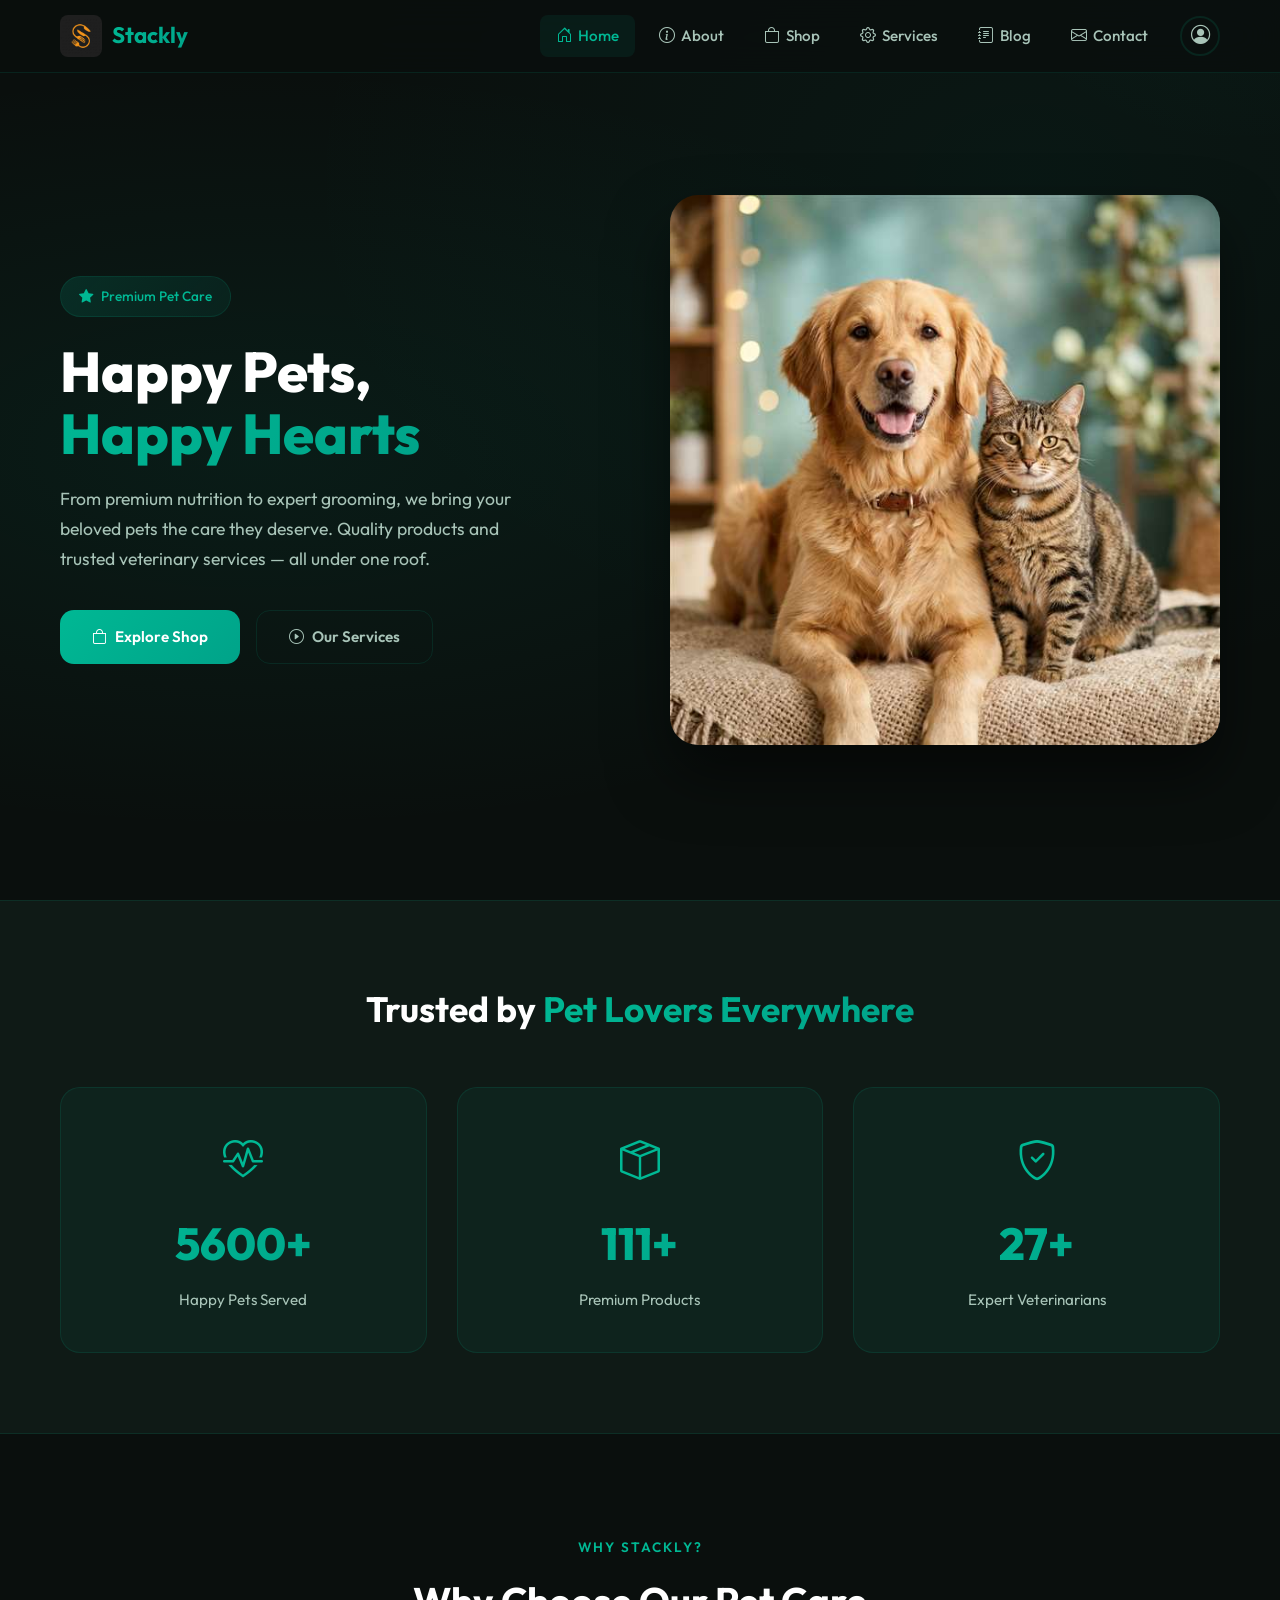
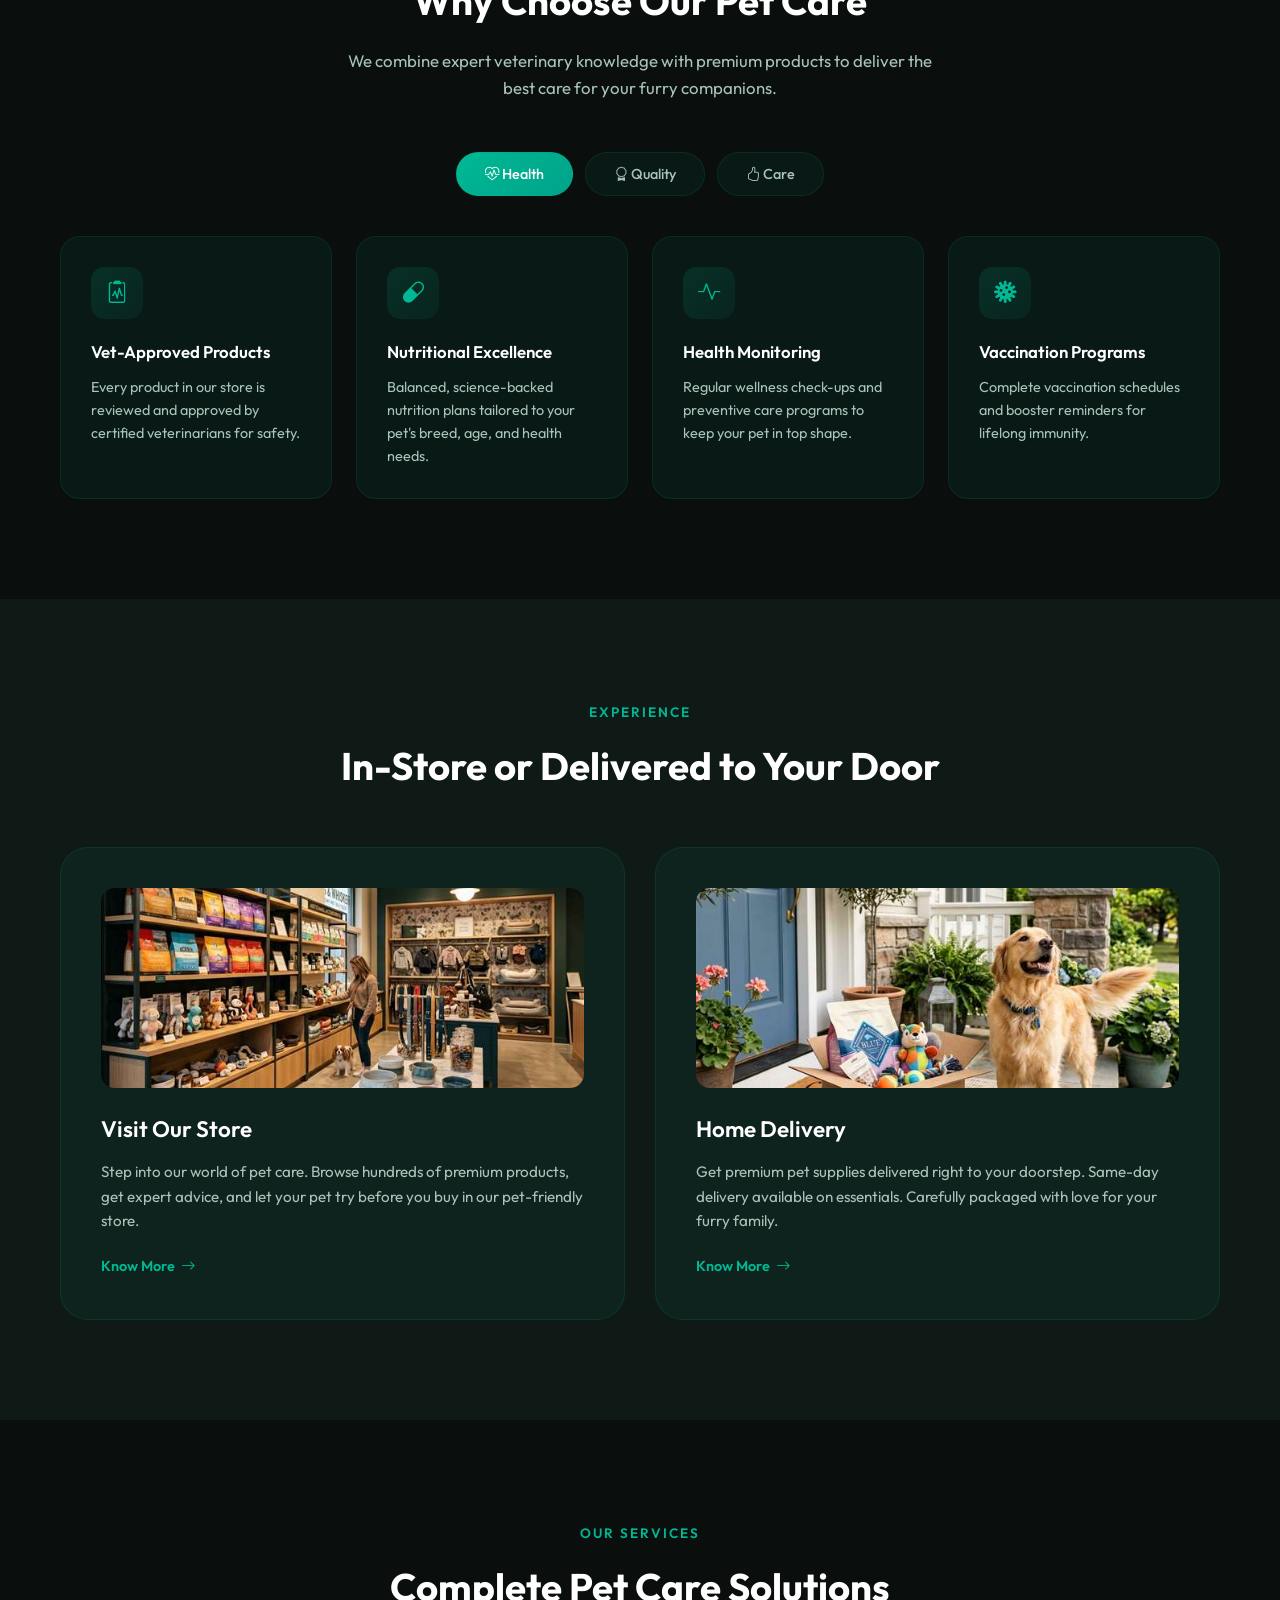
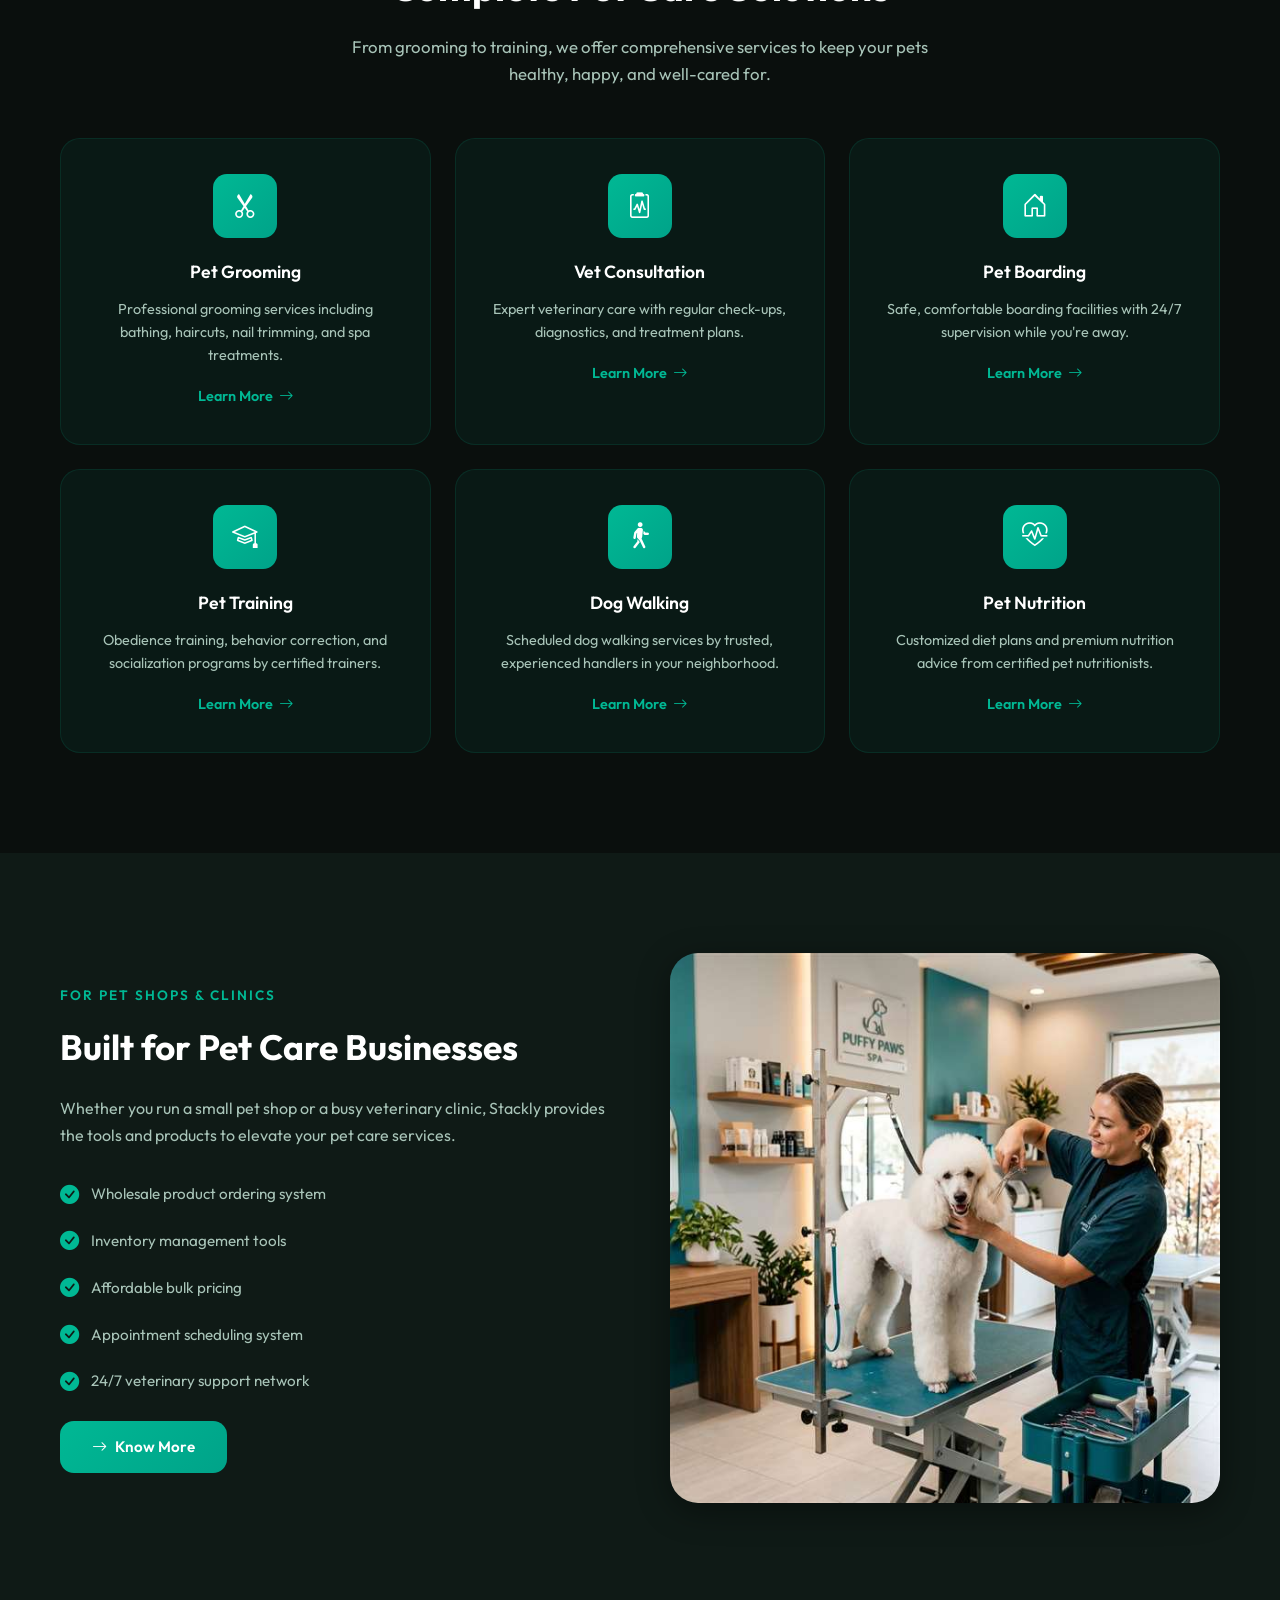
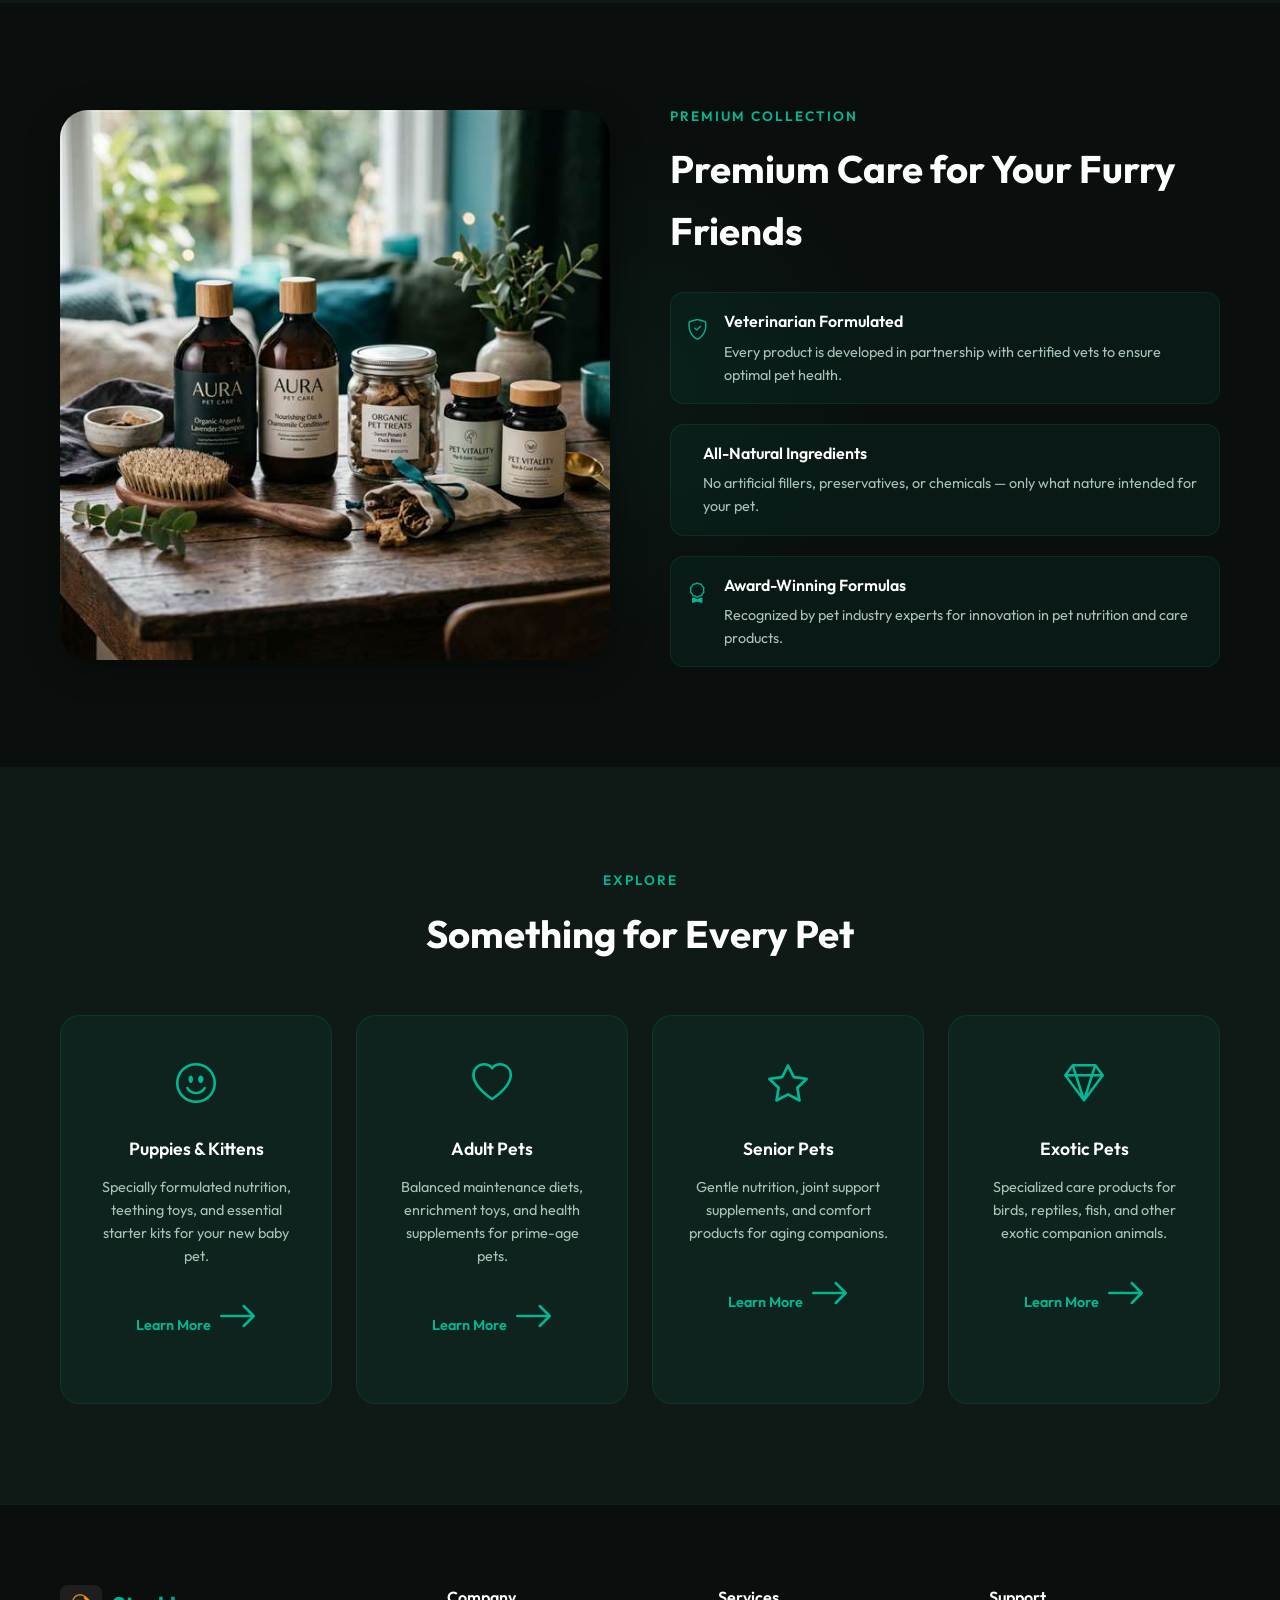
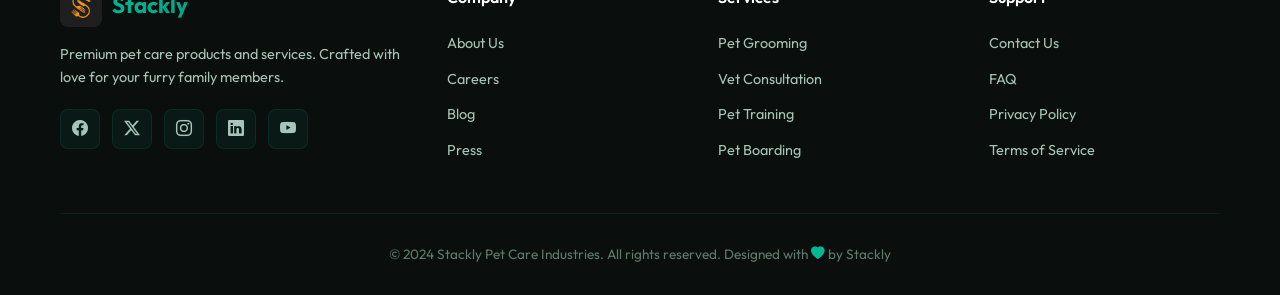
<file: index.html>
<!DOCTYPE html>
<html lang="en">
<head>
  <meta charset="UTF-8">
  <meta name="viewport" content="width=device-width, initial-scale=1.0">
  <meta name="description" content="Stackly Pet Care - Premium pet care products and services. Shop food, toys, grooming supplies and expert vet care for your furry friends.">
  <title>Stackly || Pet Care</title>
  <link href="https://cdn.jsdelivr.net/npm/bootstrap-icons@1.11.3/font/bootstrap-icons.css" rel="stylesheet">
  <link rel="stylesheet" href="style.css">
</head>
<body>

<!-- ===== NAVBAR ===== -->
<nav class="navbar" id="navbar">
  <div class="container">
    <a href="index.html" class="navbar-brand">
      <img src="logo.webp" alt="Stackly Logo" class="logo-img">
      <span class="brand-text">Stackly</span>
    </a>

    <ul class="nav-links" id="navLinks">
      <li><a href="index.html" class="active"><i class="bi bi-house-door"></i> Home</a></li>
      <li><a href="about.html"><i class="bi bi-info-circle"></i> About</a></li>
      <li><a href="shop.html"><i class="bi bi-bag"></i> Shop</a></li>
      <li><a href="services.html"><i class="bi bi-gear"></i> Services</a></li>
      <li><a href="blog.html"><i class="bi bi-journal-text"></i> Blog</a></li>
      <li><a href="contact.html"><i class="bi bi-envelope"></i> Contact</a></li>
      <li class="profile-dropdown">
        <button class="profile-btn" onclick="toggleDropdown()" aria-label="Profile menu">
          <i class="bi bi-person-circle"></i>
        </button>
        <div class="dropdown-menu" id="profileDropdown">
          <a href="login.html"><i class="bi bi-box-arrow-in-right"></i> Login</a>
          <a href="register.html"><i class="bi bi-person-plus"></i> Register</a>
        </div>
      </li>
    </ul>

    <button class="hamburger" onclick="toggleMenu()" aria-label="Toggle navigation">
      <span></span><span></span><span></span>
    </button>
  </div>
</nav>
<div class="nav-overlay" id="navOverlay"></div>

<!-- ===== SECTION 1: HERO ===== -->
<section class="hero-section" id="hero">
  <div class="container">
    <div class="hero-grid">
      <div class="hero-content">
        <div class="hero-badge">
          <i class="bi bi-star-fill"></i> Premium Pet Care
        </div>
        <h1 class="hero-title">
          Happy Pets,<br><span>Happy Hearts</span>
        </h1>
        <p class="hero-text">
          From premium nutrition to expert grooming, we bring your beloved pets the care they deserve. Quality products and trusted veterinary services — all under one roof.
        </p>
        <div class="hero-buttons">
          <a href="shop.html" class="btn-primary">
            <i class="bi bi-bag"></i> Explore Shop
          </a>
          <a href="services.html" class="btn-secondary">
            <i class="bi bi-play-circle"></i> Our Services
          </a>
        </div>
      </div>
      <div class="hero-image">
        <img src="hero-pet.webp" alt="Happy pets - dog and cat together">
      </div>
    </div>
  </div>
</section>

<!-- ===== SECTION 2: STATS ===== -->
<section class="stats-section" id="stats">
  <div class="container">
    <h2 class="stats-title">Trusted by <span>Pet Lovers Everywhere</span></h2>
    <div class="stats-grid">
      <div class="stat-card fade-up">
        <div class="stat-icon"><i class="bi bi-heart-pulse"></i></div>
        <div class="stat-number counter" data-target="10000" data-suffix="+">0</div>
        <div class="stat-label">Happy Pets Served</div>
      </div>
      <div class="stat-card fade-up">
        <div class="stat-icon"><i class="bi bi-box-seam"></i></div>
        <div class="stat-number counter" data-target="200" data-suffix="+">0</div>
        <div class="stat-label">Premium Products</div>
      </div>
      <div class="stat-card fade-up">
        <div class="stat-icon"><i class="bi bi-shield-check"></i></div>
        <div class="stat-number counter" data-target="50" data-suffix="+">0</div>
        <div class="stat-label">Expert Veterinarians</div>
      </div>
    </div>
  </div>
</section>

<!-- ===== SECTION 3: WHY CHOOSE US (TABS) ===== -->
<section class="why-section" id="why">
  <div class="container">
    <div class="section-header fade-up">
      <div class="section-subtitle">Why Stackly?</div>
      <h2 class="section-title">Why Choose Our Pet Care</h2>
      <p class="section-desc">We combine expert veterinary knowledge with premium products to deliver the best care for your furry companions.</p>
    </div>

    <div class="tab-buttons fade-up">
      <button class="tab-btn active" data-tab="health" onclick="switchTab('health')">
        <i class="bi bi-heart-pulse"></i> Health
      </button>
      <button class="tab-btn" data-tab="quality" onclick="switchTab('quality')">
        <i class="bi bi-award"></i> Quality
      </button>
      <button class="tab-btn" data-tab="care" onclick="switchTab('care')">
        <i class="bi bi-hand-thumbs-up"></i> Care
      </button>
    </div>

    <div class="tab-content active" id="health">
      <div class="feature-grid">
        <div class="feature-card fade-up">
          <div class="feature-icon"><i class="bi bi-clipboard2-pulse"></i></div>
          <h4>Vet-Approved Products</h4>
          <p>Every product in our store is reviewed and approved by certified veterinarians for safety.</p>
        </div>
        <div class="feature-card fade-up">
          <div class="feature-icon"><i class="bi bi-capsule"></i></div>
          <h4>Nutritional Excellence</h4>
          <p>Balanced, science-backed nutrition plans tailored to your pet's breed, age, and health needs.</p>
        </div>
        <div class="feature-card fade-up">
          <div class="feature-icon"><i class="bi bi-activity"></i></div>
          <h4>Health Monitoring</h4>
          <p>Regular wellness check-ups and preventive care programs to keep your pet in top shape.</p>
        </div>
        <div class="feature-card fade-up">
          <div class="feature-icon"><i class="bi bi-virus"></i></div>
          <h4>Vaccination Programs</h4>
          <p>Complete vaccination schedules and booster reminders for lifelong immunity.</p>
        </div>
      </div>
    </div>

    <div class="tab-content" id="quality">
      <div class="feature-grid">
        <div class="feature-card fade-up">
          <div class="feature-icon"><i class="bi bi-shield-check"></i></div>
          <h4>Certified Products</h4>
          <p>All products meet international quality and safety standards for pet consumables.</p>
        </div>
        <div class="feature-card fade-up">
          <div class="feature-icon"><i class="bi bi-leaf"></i></div>
          <h4>Natural Ingredients</h4>
          <p>Organic, non-GMO ingredients sourced from trusted farms and suppliers worldwide.</p>
        </div>
        <div class="feature-card fade-up">
          <div class="feature-icon"><i class="bi bi-recycle"></i></div>
          <h4>Eco-Friendly Packaging</h4>
          <p>Sustainable packaging that's gentle on the planet, just like we are on your pets.</p>
        </div>
        <div class="feature-card fade-up">
          <div class="feature-icon"><i class="bi bi-patch-check"></i></div>
          <h4>Quality Guarantee</h4>
          <p>100% satisfaction guaranteed — if your pet doesn't love it, we'll make it right.</p>
        </div>
      </div>
    </div>

    <div class="tab-content" id="care">
      <div class="feature-grid">
        <div class="feature-card fade-up">
          <div class="feature-icon"><i class="bi bi-emoji-heart-eyes"></i></div>
          <h4>Personalized Care</h4>
          <p>Custom care plans designed around your pet's unique personality, preferences, and needs.</p>
        </div>
        <div class="feature-card fade-up">
          <div class="feature-icon"><i class="bi bi-telephone"></i></div>
          <h4>24/7 Vet Support</h4>
          <p>Round-the-clock access to veterinary advice for any health concerns or emergencies.</p>
        </div>
        <div class="feature-card fade-up">
          <div class="feature-icon"><i class="bi bi-house-heart"></i></div>
          <h4>Home Visits</h4>
          <p>Professional grooming and vet check-ups at your doorstep for maximum convenience.</p>
        </div>
        <div class="feature-card fade-up">
          <div class="feature-icon"><i class="bi bi-people"></i></div>
          <h4>Community Support</h4>
          <p>Join our community of pet lovers for tips, events, and exclusive member benefits.</p>
        </div>
      </div>
    </div>
  </div>
</section>

<!-- ===== SECTION 4: PLATFORM (In-Store / Delivery) ===== -->
<section class="platform-section" id="platform">
  <div class="container">
    <div class="section-header fade-up">
      <div class="section-subtitle">Experience</div>
      <h2 class="section-title">In-Store or Delivered to Your Door</h2>
    </div>
    <div class="platform-grid">
      <div class="platform-card fade-up">
        <img src="pet-store.webp" alt="Pet store experience">
        <h3>Visit Our Store</h3>
        <p>Step into our world of pet care. Browse hundreds of premium products, get expert advice, and let your pet try before you buy in our pet-friendly store.</p>
        <a href="error.html" class="learn-link">Know More <i class="bi bi-arrow-right"></i></a>
      </div>
      <div class="platform-card fade-up">
        <img src="pet-delivery.webp" alt="Pet supplies delivery">
        <h3>Home Delivery</h3>
        <p>Get premium pet supplies delivered right to your doorstep. Same-day delivery available on essentials. Carefully packaged with love for your furry family.</p>
        <a href="error.html" class="learn-link">Know More <i class="bi bi-arrow-right"></i></a>
      </div>
    </div>
  </div>
</section>

<!-- ===== SECTION 5: OUR SERVICES GRID ===== -->
<section class="services-section" id="services">
  <div class="container">
    <div class="section-header fade-up">
      <div class="section-subtitle">Our Services</div>
      <h2 class="section-title">Complete Pet Care Solutions</h2>
      <p class="section-desc">From grooming to training, we offer comprehensive services to keep your pets healthy, happy, and well-cared for.</p>
    </div>
    <div class="services-grid">
      <div class="service-card fade-up">
        <div class="service-icon"><i class="bi bi-scissors"></i></div>
        <h4>Pet Grooming</h4>
        <p>Professional grooming services including bathing, haircuts, nail trimming, and spa treatments.</p>
        <a href="error.html" class="learn-link">Learn More <i class="bi bi-arrow-right"></i></a>
      </div>
      <div class="service-card fade-up">
        <div class="service-icon"><i class="bi bi-clipboard2-pulse"></i></div>
        <h4>Vet Consultation</h4>
        <p>Expert veterinary care with regular check-ups, diagnostics, and treatment plans.</p>
        <a href="error.html" class="learn-link">Learn More <i class="bi bi-arrow-right"></i></a>
      </div>
      <div class="service-card fade-up">
        <div class="service-icon"><i class="bi bi-house-door"></i></div>
        <h4>Pet Boarding</h4>
        <p>Safe, comfortable boarding facilities with 24/7 supervision while you're away.</p>
        <a href="error.html" class="learn-link">Learn More <i class="bi bi-arrow-right"></i></a>
      </div>
      <div class="service-card fade-up">
        <div class="service-icon"><i class="bi bi-mortarboard"></i></div>
        <h4>Pet Training</h4>
        <p>Obedience training, behavior correction, and socialization programs by certified trainers.</p>
        <a href="error.html" class="learn-link">Learn More <i class="bi bi-arrow-right"></i></a>
      </div>
      <div class="service-card fade-up">
        <div class="service-icon"><i class="bi bi-person-walking"></i></div>
        <h4>Dog Walking</h4>
        <p>Scheduled dog walking services by trusted, experienced handlers in your neighborhood.</p>
        <a href="error.html" class="learn-link">Learn More <i class="bi bi-arrow-right"></i></a>
      </div>
      <div class="service-card fade-up">
        <div class="service-icon"><i class="bi bi-heart-pulse"></i></div>
        <h4>Pet Nutrition</h4>
        <p>Customized diet plans and premium nutrition advice from certified pet nutritionists.</p>
        <a href="error.html" class="learn-link">Learn More <i class="bi bi-arrow-right"></i></a>
      </div>
    </div>
  </div>
</section>

<!-- ===== SECTION 6: SMALL BUSINESS ===== -->
<section class="small-biz-section" id="small-biz">
  <div class="container">
    <div class="small-biz-grid">
      <div class="small-biz-content fade-up">
        <div class="section-subtitle">For Pet Shops & Clinics</div>
        <h2>Built for Pet Care Businesses</h2>
        <p>Whether you run a small pet shop or a busy veterinary clinic, Stackly provides the tools and products to elevate your pet care services.</p>
        <ul class="biz-features">
          <li><i class="bi bi-check-circle-fill"></i> Wholesale product ordering system</li>
          <li><i class="bi bi-check-circle-fill"></i> Inventory management tools</li>
          <li><i class="bi bi-check-circle-fill"></i> Affordable bulk pricing</li>
          <li><i class="bi bi-check-circle-fill"></i> Appointment scheduling system</li>
          <li><i class="bi bi-check-circle-fill"></i> 24/7 veterinary support network</li>
        </ul>
        <a href="services.html" class="btn-primary" style="margin-top: 24px;">
          <i class="bi bi-arrow-right"></i> Know More
        </a>
      </div>
      <div class="small-biz-image fade-up">
        <img src="pet-grooming.webp" alt="Pet grooming salon">
      </div>
    </div>
  </div>
</section>

<!-- ===== SECTION 7: SPOTLIGHT ===== -->
<section class="spotlight-section" id="spotlight">
  <div class="container">
    <div class="spotlight-grid">
      <div class="spotlight-image fade-up">
        <img src="spotlight-pet.webp" alt="Premium pet care products">
      </div>
      <div class="spotlight-content fade-up">
        <div class="section-subtitle">Premium Collection</div>
        <h2 class="section-title" style="text-align:left">Premium Care for Your Furry Friends</h2>
        <ul class="spotlight-list">
          <li>
            <i class="bi bi-shield-check"></i>
            <div>
              <h4>Veterinarian Formulated</h4>
              <p>Every product is developed in partnership with certified vets to ensure optimal pet health.</p>
            </div>
          </li>
          <li>
            <i class="bi bi-leaf"></i>
            <div>
              <h4>All-Natural Ingredients</h4>
              <p>No artificial fillers, preservatives, or chemicals — only what nature intended for your pet.</p>
            </div>
          </li>
          <li>
            <i class="bi bi-award"></i>
            <div>
              <h4>Award-Winning Formulas</h4>
              <p>Recognized by pet industry experts for innovation in pet nutrition and care products.</p>
            </div>
          </li>
        </ul>
      </div>
    </div>
  </div>
</section>

<!-- ===== SECTION 8: SOLUTIONS GRID ===== -->
<section class="solutions-section" id="solutions">
  <div class="container">
    <div class="section-header fade-up">
      <div class="section-subtitle">Explore</div>
      <h2 class="section-title">Something for Every Pet</h2>
    </div>
    <div class="solutions-grid">
      <div class="solution-card fade-up">
        <i class="bi bi-emoji-smile"></i>
        <h4>Puppies & Kittens</h4>
        <p>Specially formulated nutrition, teething toys, and essential starter kits for your new baby pet.</p>
        <a href="error.html" class="learn-link">Learn More <i class="bi bi-arrow-right"></i></a>
      </div>
      <div class="solution-card fade-up">
        <i class="bi bi-heart"></i>
        <h4>Adult Pets</h4>
        <p>Balanced maintenance diets, enrichment toys, and health supplements for prime-age pets.</p>
        <a href="error.html" class="learn-link">Learn More <i class="bi bi-arrow-right"></i></a>
      </div>
      <div class="solution-card fade-up">
        <i class="bi bi-star"></i>
        <h4>Senior Pets</h4>
        <p>Gentle nutrition, joint support supplements, and comfort products for aging companions.</p>
        <a href="error.html" class="learn-link">Learn More <i class="bi bi-arrow-right"></i></a>
      </div>
      <div class="solution-card fade-up">
        <i class="bi bi-gem"></i>
        <h4>Exotic Pets</h4>
        <p>Specialized care products for birds, reptiles, fish, and other exotic companion animals.</p>
        <a href="error.html" class="learn-link">Learn More <i class="bi bi-arrow-right"></i></a>
      </div>
    </div>
  </div>
</section>

<!-- ===== FOOTER ===== -->
<footer class="footer" id="footer">
  <div class="container">
    <div class="footer-grid">
      <div class="footer-brand">
        <a href="index.html" class="navbar-brand">
          <img src="logo.webp" alt="Stackly Logo" class="logo-img">
          <span class="brand-text">Stackly</span>
        </a>
        <p>Premium pet care products and services. Crafted with love for your furry family members.</p>
        <div class="footer-socials">
          <a href="error.html" aria-label="Facebook"><i class="bi bi-facebook"></i></a>
          <a href="error.html" aria-label="Twitter"><i class="bi bi-twitter-x"></i></a>
          <a href="error.html" aria-label="Instagram"><i class="bi bi-instagram"></i></a>
          <a href="error.html" aria-label="LinkedIn"><i class="bi bi-linkedin"></i></a>
          <a href="error.html" aria-label="YouTube"><i class="bi bi-youtube"></i></a>
        </div>
      </div>
      <div class="footer-column">
        <h4>Company</h4>
        <ul>
          <li><a href="about.html">About Us</a></li>
          <li><a href="error.html">Careers</a></li>
          <li><a href="blog.html">Blog</a></li>
          <li><a href="error.html">Press</a></li>
        </ul>
      </div>
      <div class="footer-column">
        <h4>Services</h4>
        <ul>
          <li><a href="services.html">Pet Grooming</a></li>
          <li><a href="services.html">Vet Consultation</a></li>
          <li><a href="services.html">Pet Training</a></li>
          <li><a href="services.html">Pet Boarding</a></li>
        </ul>
      </div>
      <div class="footer-column">
        <h4>Support</h4>
        <ul>
          <li><a href="contact.html">Contact Us</a></li>
          <li><a href="error.html">FAQ</a></li>
          <li><a href="error.html">Privacy Policy</a></li>
          <li><a href="error.html">Terms of Service</a></li>
        </ul>
      </div>
    </div>
    <div class="footer-bottom">
      <p>&copy; 2024 Stackly Pet Care Industries. All rights reserved. Designed with <i class="bi bi-heart-fill" style="color:var(--accent)"></i> by Stackly</p>
    </div>
  </div>
</footer>

<script src="main.js"></script>
</body>
</html>
</file>
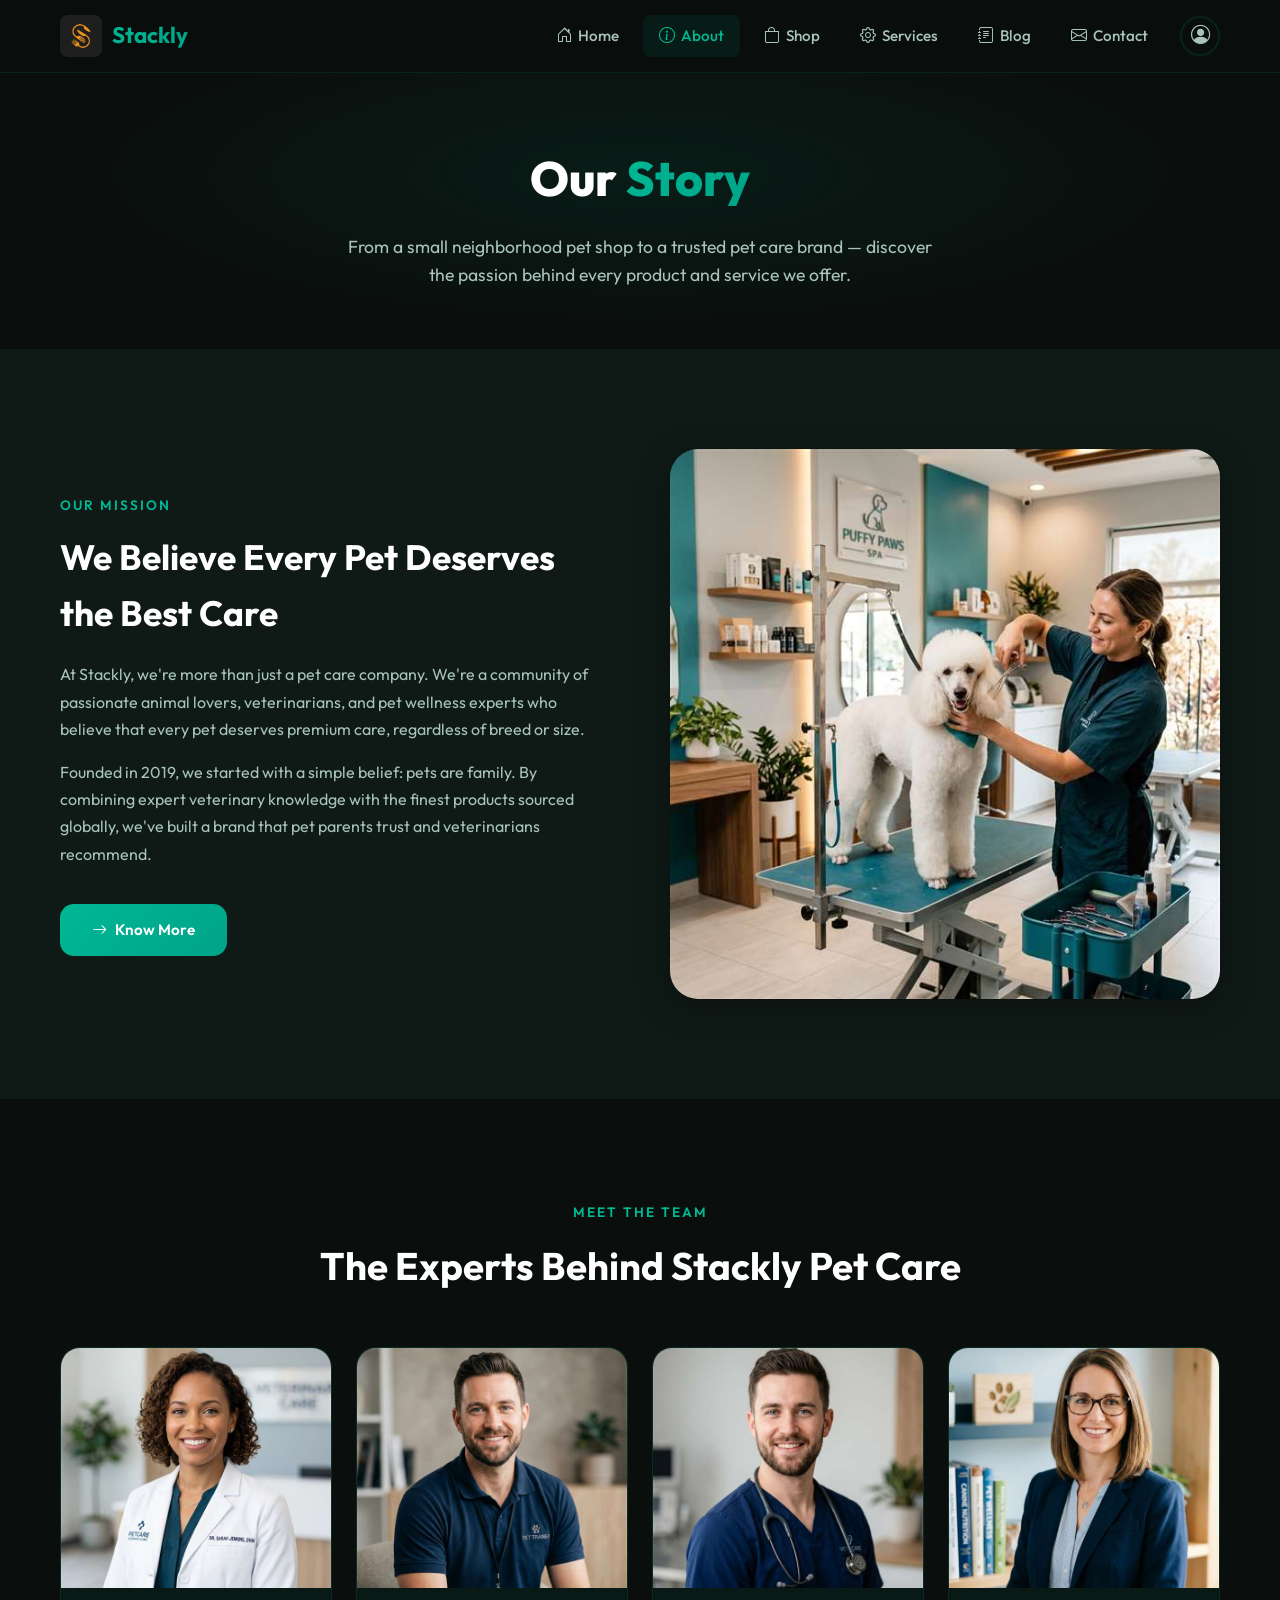
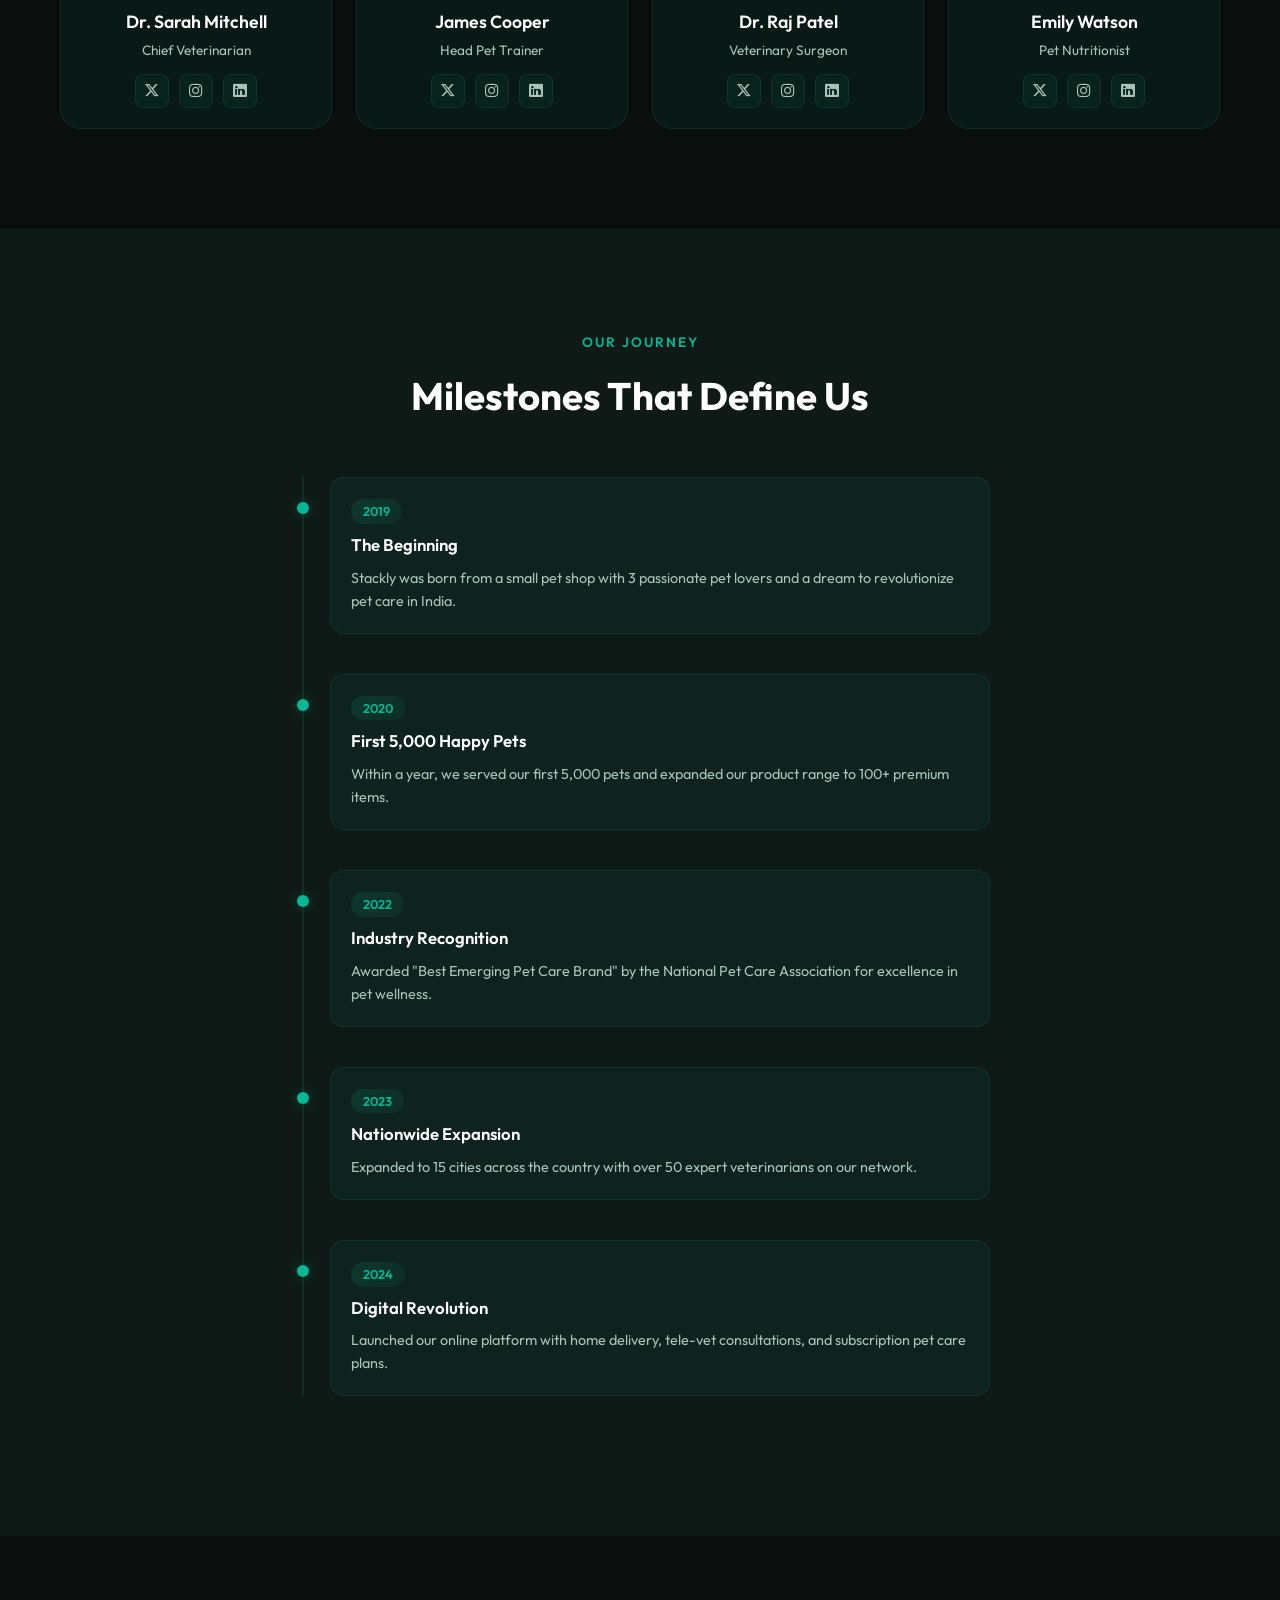
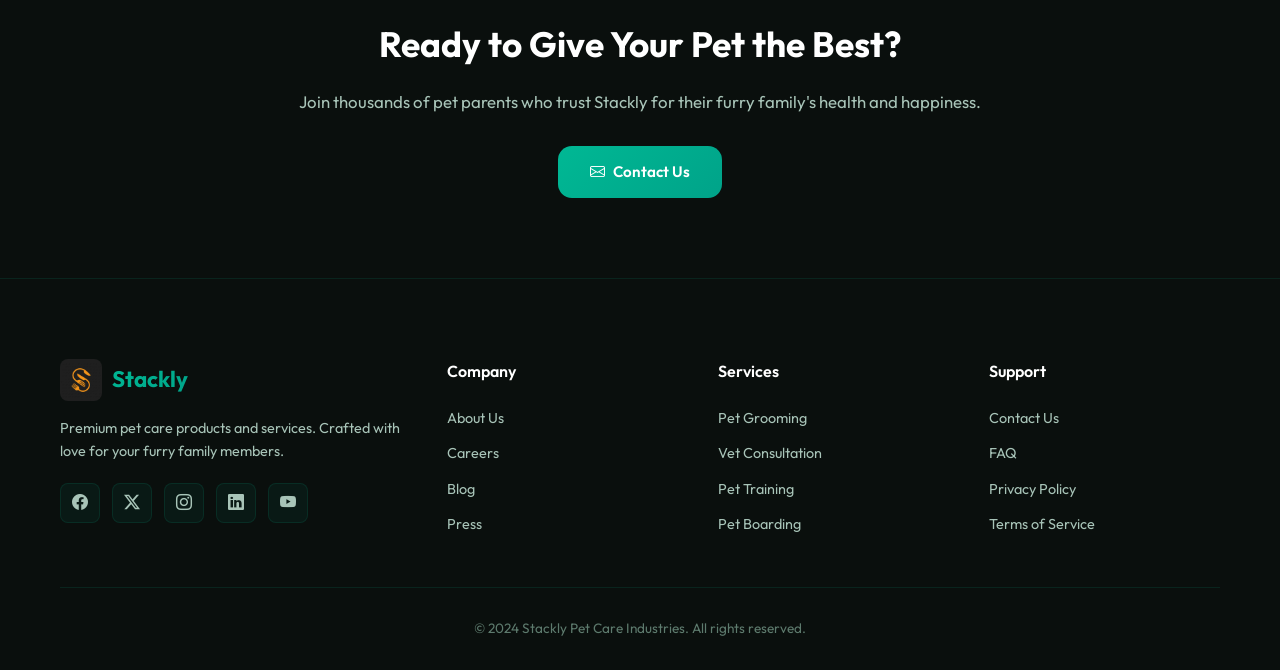
<file: about.html>
<!DOCTYPE html>
<html lang="en">
<head>
  <meta charset="UTF-8">
  <meta name="viewport" content="width=device-width, initial-scale=1.0">
  <meta name="description" content="Learn about Stackly Pet Care - our mission, our team of experts, and our journey to becoming the most trusted pet care brand.">
  <title>Stackly || About Us</title>
  <link href="https://cdn.jsdelivr.net/npm/bootstrap-icons@1.11.3/font/bootstrap-icons.css" rel="stylesheet">
  <link rel="stylesheet" href="style.css">
  <link rel="stylesheet" href="about.css">
</head>
<body>

<!-- NAVBAR -->
<nav class="navbar" id="navbar">
  <div class="container">
    <a href="index.html" class="navbar-brand">
      <img src="logo.webp" alt="Stackly Logo" class="logo-img">
      <span class="brand-text">Stackly</span>
    </a>
    <ul class="nav-links" id="navLinks">
      <li><a href="index.html"><i class="bi bi-house-door"></i> Home</a></li>
      <li><a href="about.html" class="active"><i class="bi bi-info-circle"></i> About</a></li>
      <li><a href="shop.html"><i class="bi bi-bag"></i> Shop</a></li>
      <li><a href="services.html"><i class="bi bi-gear"></i> Services</a></li>
      <li><a href="blog.html"><i class="bi bi-journal-text"></i> Blog</a></li>
      <li><a href="contact.html"><i class="bi bi-envelope"></i> Contact</a></li>
      <li class="profile-dropdown">
        <button class="profile-btn" onclick="toggleDropdown()"><i class="bi bi-person-circle"></i></button>
        <div class="dropdown-menu">
          <a href="login.html"><i class="bi bi-box-arrow-in-right"></i> Login</a>
          <a href="register.html"><i class="bi bi-person-plus"></i> Register</a>
        </div>
      </li>
    </ul>
    <button class="hamburger" onclick="toggleMenu()"><span></span><span></span><span></span></button>
  </div>
</nav>
<div class="nav-overlay"></div>

<!-- SECTION 1: HERO BANNER -->
<section class="page-hero">
  <div class="container">
    <h1>Our <span style="background:var(--gradient);-webkit-background-clip:text;-webkit-text-fill-color:transparent">Story</span></h1>
    <p>From a small neighborhood pet shop to a trusted pet care brand — discover the passion behind every product and service we offer.</p>
  </div>
</section>

<!-- SECTION 2: OUR MISSION -->
<section class="mission-section">
  <div class="container">
    <div class="mission-grid">
      <div class="mission-content fade-up">
        <div class="section-subtitle">Our Mission</div>
        <h2>We Believe Every Pet Deserves the Best Care</h2>
        <p>At Stackly, we're more than just a pet care company. We're a community of passionate animal lovers, veterinarians, and pet wellness experts who believe that every pet deserves premium care, regardless of breed or size.</p>
        <p>Founded in 2019, we started with a simple belief: pets are family. By combining expert veterinary knowledge with the finest products sourced globally, we've built a brand that pet parents trust and veterinarians recommend.</p>
        <a href="error.html" class="btn-primary" style="margin-top:20px">
          <i class="bi bi-arrow-right"></i> Know More
        </a>
      </div>
      <div class="mission-image fade-up">
        <img src="pet-grooming.webp" alt="Our pet care facility">
      </div>
    </div>
  </div>
</section>

<!-- SECTION 3: OUR TEAM -->
<section class="team-section">
  <div class="container">
    <div class="section-header fade-up">
      <div class="section-subtitle">Meet The Team</div>
      <h2 class="section-title">The Experts Behind Stackly Pet Care</h2>
    </div>
    <div class="team-grid">
      <div class="team-card fade-up">
        <img src="team-1.webp" alt="Dr. Sarah Mitchell">
        <div class="team-info">
          <h4>Dr. Sarah Mitchell</h4>
          <p>Chief Veterinarian</p>
          <div class="team-socials">
            <a href="error.html"><i class="bi bi-twitter-x"></i></a>
            <a href="error.html"><i class="bi bi-instagram"></i></a>
            <a href="error.html"><i class="bi bi-linkedin"></i></a>
          </div>
        </div>
      </div>
      <div class="team-card fade-up">
        <img src="team-2.webp" alt="James Cooper">
        <div class="team-info">
          <h4>James Cooper</h4>
          <p>Head Pet Trainer</p>
          <div class="team-socials">
            <a href="error.html"><i class="bi bi-twitter-x"></i></a>
            <a href="error.html"><i class="bi bi-instagram"></i></a>
            <a href="error.html"><i class="bi bi-linkedin"></i></a>
          </div>
        </div>
      </div>
      <div class="team-card fade-up">
        <img src="team-3.webp" alt="Dr. Raj Patel">
        <div class="team-info">
          <h4>Dr. Raj Patel</h4>
          <p>Veterinary Surgeon</p>
          <div class="team-socials">
            <a href="error.html"><i class="bi bi-twitter-x"></i></a>
            <a href="error.html"><i class="bi bi-instagram"></i></a>
            <a href="error.html"><i class="bi bi-linkedin"></i></a>
          </div>
        </div>
      </div>
      <div class="team-card fade-up">
        <img src="team-4.webp" alt="Emily Watson">
        <div class="team-info">
          <h4>Emily Watson</h4>
          <p>Pet Nutritionist</p>
          <div class="team-socials">
            <a href="error.html"><i class="bi bi-twitter-x"></i></a>
            <a href="error.html"><i class="bi bi-instagram"></i></a>
            <a href="error.html"><i class="bi bi-linkedin"></i></a>
          </div>
        </div>
      </div>
    </div>
  </div>
</section>

<!-- SECTION 4: TIMELINE -->
<section class="timeline-section">
  <div class="container">
    <div class="section-header fade-up">
      <div class="section-subtitle">Our Journey</div>
      <h2 class="section-title">Milestones That Define Us</h2>
    </div>
    <div class="timeline fade-up">
      <div class="timeline-item">
        <div class="timeline-dot"></div>
        <span class="year">2019</span>
        <h4>The Beginning</h4>
        <p>Stackly was born from a small pet shop with 3 passionate pet lovers and a dream to revolutionize pet care in India.</p>
      </div>
      <div class="timeline-item">
        <div class="timeline-dot"></div>
        <span class="year">2020</span>
        <h4>First 5,000 Happy Pets</h4>
        <p>Within a year, we served our first 5,000 pets and expanded our product range to 100+ premium items.</p>
      </div>
      <div class="timeline-item">
        <div class="timeline-dot"></div>
        <span class="year">2022</span>
        <h4>Industry Recognition</h4>
        <p>Awarded "Best Emerging Pet Care Brand" by the National Pet Care Association for excellence in pet wellness.</p>
      </div>
      <div class="timeline-item">
        <div class="timeline-dot"></div>
        <span class="year">2023</span>
        <h4>Nationwide Expansion</h4>
        <p>Expanded to 15 cities across the country with over 50 expert veterinarians on our network.</p>
      </div>
      <div class="timeline-item">
        <div class="timeline-dot"></div>
        <span class="year">2024</span>
        <h4>Digital Revolution</h4>
        <p>Launched our online platform with home delivery, tele-vet consultations, and subscription pet care plans.</p>
      </div>
    </div>
  </div>
</section>

<!-- SECTION 5: CTA -->
<section class="cta-section">
  <div class="container fade-up">
    <h2>Ready to Give Your Pet the Best?</h2>
    <p>Join thousands of pet parents who trust Stackly for their furry family's health and happiness.</p>
    <a href="error.html" class="btn-primary">
      <i class="bi bi-envelope"></i> Contact Us
    </a>
  </div>
</section>

<!-- FOOTER -->
<footer class="footer">
  <div class="container">
    <div class="footer-grid">
      <div class="footer-brand">
        <a href="index.html" class="navbar-brand">
          <img src="logo.webp" alt="Stackly Logo" class="logo-img">
          <span class="brand-text">Stackly</span>
        </a>
        <p>Premium pet care products and services. Crafted with love for your furry family members.</p>
        <div class="footer-socials">
          <a href="error.html"><i class="bi bi-facebook"></i></a>
          <a href="error.html"><i class="bi bi-twitter-x"></i></a>
          <a href="error.html"><i class="bi bi-instagram"></i></a>
          <a href="error.html"><i class="bi bi-linkedin"></i></a>
          <a href="error.html"><i class="bi bi-youtube"></i></a>
        </div>
      </div>
      <div class="footer-column">
        <h4>Company</h4>
        <ul><li><a href="about.html">About Us</a></li><li><a href="error.html">Careers</a></li><li><a href="blog.html">Blog</a></li><li><a href="error.html">Press</a></li></ul>
      </div>
      <div class="footer-column">
        <h4>Services</h4>
        <ul><li><a href="services.html">Pet Grooming</a></li><li><a href="services.html">Vet Consultation</a></li><li><a href="services.html">Pet Training</a></li><li><a href="services.html">Pet Boarding</a></li></ul>
      </div>
      <div class="footer-column">
        <h4>Support</h4>
        <ul><li><a href="contact.html">Contact Us</a></li><li><a href="error.html">FAQ</a></li><li><a href="error.html">Privacy Policy</a></li><li><a href="error.html">Terms of Service</a></li></ul>
      </div>
    </div>
    <div class="footer-bottom">
      <p>&copy; 2024 Stackly Pet Care Industries. All rights reserved.</p>
    </div>
  </div>
</footer>

<script src="main.js"></script>
</body>
</html>
</file>
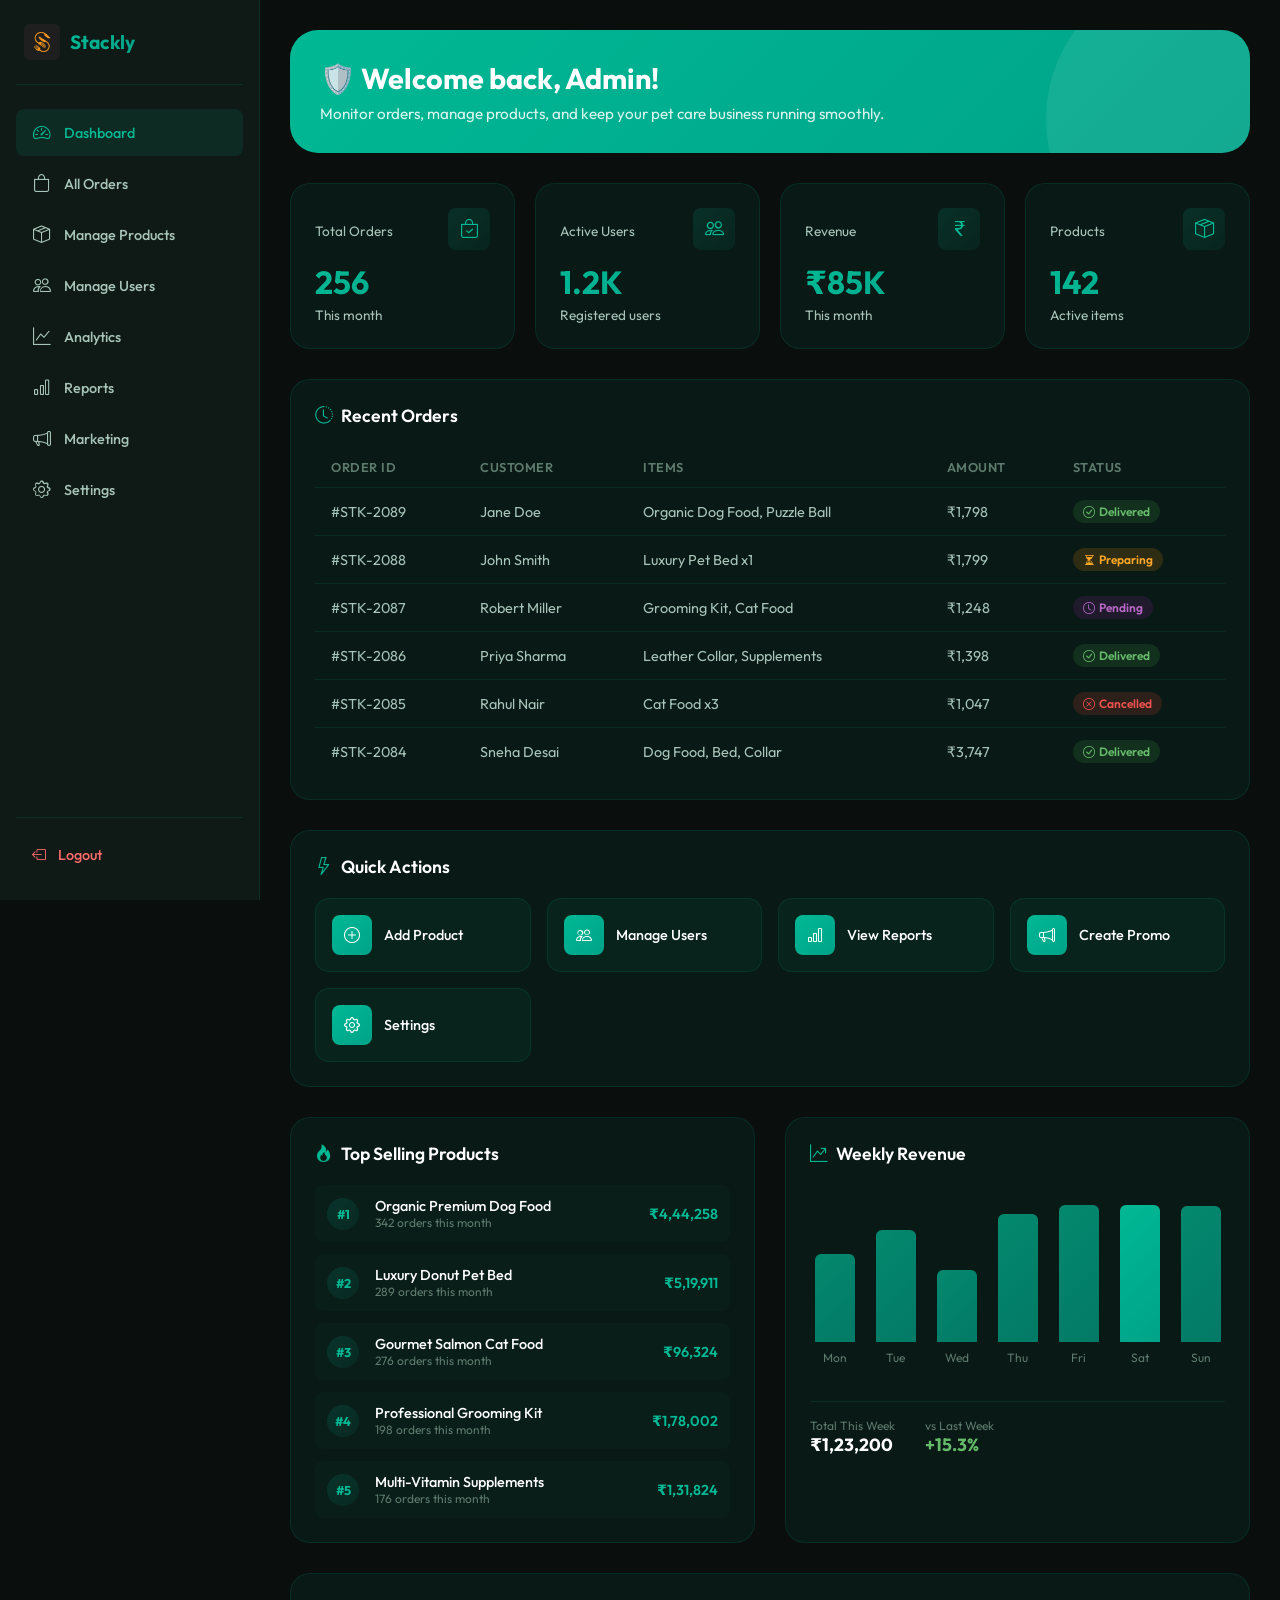
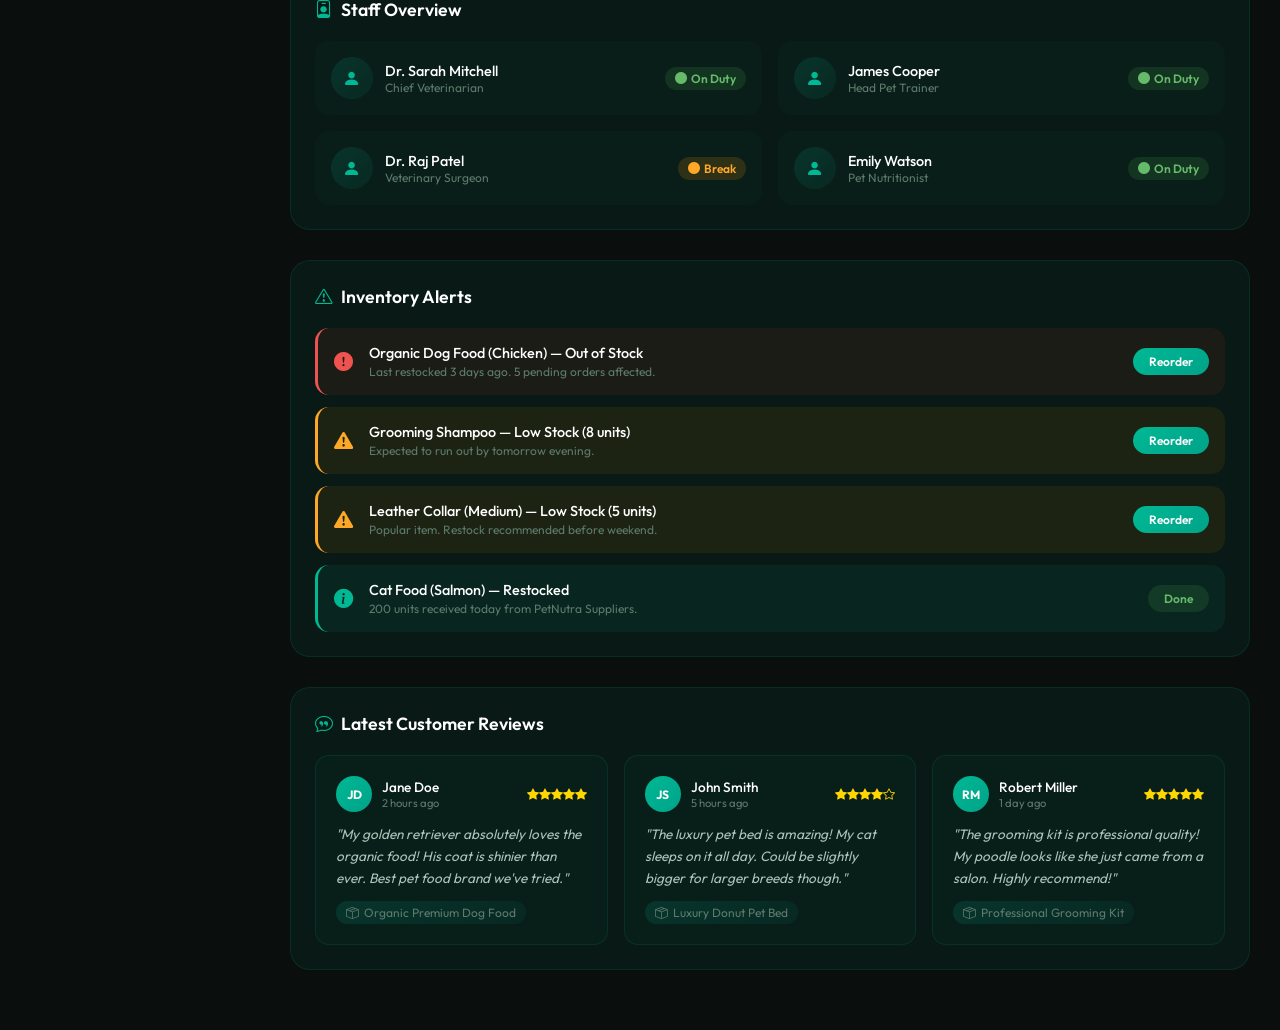
<file: admin-dashboard.html>
<!DOCTYPE html>
<html lang="en">
<head>
  <meta charset="UTF-8">
  <meta name="viewport" content="width=device-width, initial-scale=1.0">
  <title>Stackly || Admin Dashboard</title>
  <link href="https://cdn.jsdelivr.net/npm/bootstrap-icons@1.11.3/font/bootstrap-icons.css" rel="stylesheet">
  <link rel="stylesheet" href="dashboard.css">
</head>
<body>

<div class="mobile-header">
  <button class="sidebar-toggle" onclick="document.querySelector('.sidebar').classList.toggle('active')">
    <i class="bi bi-list"></i>
  </button>
  <a href="admin-dashboard.html" class="mobile-brand">
    <img src="logo.webp" alt="Stackly Logo" class="mobile-logo">
    <span>Stackly</span>
  </a>
</div>

<div class="dashboard">
  <!-- Sidebar -->
  <aside class="sidebar">
    <a href="admin-dashboard.html" class="sidebar-brand">
      <img src="logo.webp" alt="Stackly Logo">
      <span>Stackly</span>
    </a>
    <ul class="sidebar-nav">
      <li><a href="admin-dashboard.html" class="active"><i class="bi bi-speedometer2"></i> Dashboard</a></li>
      <li><a href="error.html"><i class="bi bi-bag"></i> All Orders</a></li>
      <li><a href="error.html"><i class="bi bi-box-seam"></i> Manage Products</a></li>
      <li><a href="error.html"><i class="bi bi-people"></i> Manage Users</a></li>
      <li><a href="error.html"><i class="bi bi-graph-up"></i> Analytics</a></li>
      <li><a href="error.html"><i class="bi bi-bar-chart"></i> Reports</a></li>
      <li><a href="error.html"><i class="bi bi-megaphone"></i> Marketing</a></li>
      <li><a href="error.html"><i class="bi bi-gear"></i> Settings</a></li>
    </ul>
    <div class="sidebar-logout">
      <button class="logout-btn" onclick="handleLogout()">
        <i class="bi bi-box-arrow-left"></i> Logout
      </button>
    </div>
  </aside>

  <!-- Main Content -->
  <main class="dashboard-main">
    <!-- Welcome Banner -->
    <div class="welcome-banner">
      <h1>🛡️ Welcome back, <span id="adminName">Admin</span>!</h1>
      <p>Monitor orders, manage products, and keep your pet care business running smoothly.</p>
    </div>

    <!-- Stats -->
    <div class="stats-row">
      <div class="dash-stat-card">
        <div class="stat-header">
          <span class="stat-label">Total Orders</span>
          <i class="bi bi-bag-check"></i>
        </div>
        <div class="stat-value">256</div>
        <div class="stat-label">This month</div>
      </div>
      <div class="dash-stat-card">
        <div class="stat-header">
          <span class="stat-label">Active Users</span>
          <i class="bi bi-people"></i>
        </div>
        <div class="stat-value">1.2K</div>
        <div class="stat-label">Registered users</div>
      </div>
      <div class="dash-stat-card">
        <div class="stat-header">
          <span class="stat-label">Revenue</span>
          <i class="bi bi-currency-rupee"></i>
        </div>
        <div class="stat-value">₹85K</div>
        <div class="stat-label">This month</div>
      </div>
      <div class="dash-stat-card">
        <div class="stat-header">
          <span class="stat-label">Products</span>
          <i class="bi bi-box-seam"></i>
        </div>
        <div class="stat-value">142</div>
        <div class="stat-label">Active items</div>
      </div>
    </div>

    <!-- Recent Orders -->
    <div class="dash-section">
      <h3><i class="bi bi-clock-history"></i> Recent Orders</h3>
      <table class="dash-table">
        <thead>
          <tr>
            <th>Order ID</th>
            <th>Customer</th>
            <th>Items</th>
            <th>Amount</th>
            <th>Status</th>
          </tr>
        </thead>
        <tbody>
          <tr>
            <td>#STK-2089</td>
            <td>Jane Doe</td>
            <td>Organic Dog Food, Puzzle Ball</td>
            <td>₹1,798</td>
            <td><span class="status-badge delivered"><i class="bi bi-check-circle"></i> Delivered</span></td>
          </tr>
          <tr>
            <td>#STK-2088</td>
            <td>John Smith</td>
            <td>Luxury Pet Bed x1</td>
            <td>₹1,799</td>
            <td><span class="status-badge preparing"><i class="bi bi-hourglass-split"></i> Preparing</span></td>
          </tr>
          <tr>
            <td>#STK-2087</td>
            <td>Robert Miller</td>
            <td>Grooming Kit, Cat Food</td>
            <td>₹1,248</td>
            <td><span class="status-badge pending"><i class="bi bi-clock"></i> Pending</span></td>
          </tr>
          <tr>
            <td>#STK-2086</td>
            <td>Priya Sharma</td>
            <td>Leather Collar, Supplements</td>
            <td>₹1,398</td>
            <td><span class="status-badge delivered"><i class="bi bi-check-circle"></i> Delivered</span></td>
          </tr>
          <tr>
            <td>#STK-2085</td>
            <td>Rahul Nair</td>
            <td>Cat Food x3</td>
            <td>₹1,047</td>
            <td><span class="status-badge cancelled"><i class="bi bi-x-circle"></i> Cancelled</span></td>
          </tr>
          <tr>
            <td>#STK-2084</td>
            <td>Sneha Desai</td>
            <td>Dog Food, Bed, Collar</td>
            <td>₹3,747</td>
            <td><span class="status-badge delivered"><i class="bi bi-check-circle"></i> Delivered</span></td>
          </tr>
        </tbody>
      </table>
    </div>

    <!-- Quick Actions -->
    <div class="dash-section">
      <h3><i class="bi bi-lightning"></i> Quick Actions</h3>
      <div class="quick-actions">
        <a href="error.html" class="action-card">
          <i class="bi bi-plus-circle"></i>
          <span>Add Product</span>
        </a>
        <a href="error.html" class="action-card">
          <i class="bi bi-people"></i>
          <span>Manage Users</span>
        </a>
        <a href="error.html" class="action-card">
          <i class="bi bi-bar-chart"></i>
          <span>View Reports</span>
        </a>
        <a href="error.html" class="action-card">
          <i class="bi bi-megaphone"></i>
          <span>Create Promo</span>
        </a>
        <a href="error.html" class="action-card">
          <i class="bi bi-gear"></i>
          <span>Settings</span>
        </a>
      </div>
    </div>

    <!-- Two Column Layout -->
    <div class="dash-two-col">
      <!-- Top Selling Products -->
      <div class="dash-section">
        <h3><i class="bi bi-fire"></i> Top Selling Products</h3>
        <div class="top-items-list">
          <div class="top-item">
            <div class="top-item-rank">#1</div>
            <div class="top-item-info">
              <span class="top-item-name">Organic Premium Dog Food</span>
              <span class="top-item-meta">342 orders this month</span>
            </div>
            <div class="top-item-revenue">₹4,44,258</div>
          </div>
          <div class="top-item">
            <div class="top-item-rank">#2</div>
            <div class="top-item-info">
              <span class="top-item-name">Luxury Donut Pet Bed</span>
              <span class="top-item-meta">289 orders this month</span>
            </div>
            <div class="top-item-revenue">₹5,19,911</div>
          </div>
          <div class="top-item">
            <div class="top-item-rank">#3</div>
            <div class="top-item-info">
              <span class="top-item-name">Gourmet Salmon Cat Food</span>
              <span class="top-item-meta">276 orders this month</span>
            </div>
            <div class="top-item-revenue">₹96,324</div>
          </div>
          <div class="top-item">
            <div class="top-item-rank">#4</div>
            <div class="top-item-info">
              <span class="top-item-name">Professional Grooming Kit</span>
              <span class="top-item-meta">198 orders this month</span>
            </div>
            <div class="top-item-revenue">₹1,78,002</div>
          </div>
          <div class="top-item">
            <div class="top-item-rank">#5</div>
            <div class="top-item-info">
              <span class="top-item-name">Multi-Vitamin Supplements</span>
              <span class="top-item-meta">176 orders this month</span>
            </div>
            <div class="top-item-revenue">₹1,31,824</div>
          </div>
        </div>
      </div>

      <!-- Weekly Revenue -->
      <div class="dash-section">
        <h3><i class="bi bi-graph-up-arrow"></i> Weekly Revenue</h3>
        <div class="chart-container">
          <div class="chart-bar-group">
            <div class="chart-bar" style="height: 55%;">
              <span class="chart-tooltip">₹12.2K</span>
            </div>
            <span class="chart-label">Mon</span>
          </div>
          <div class="chart-bar-group">
            <div class="chart-bar" style="height: 70%;">
              <span class="chart-tooltip">₹15.8K</span>
            </div>
            <span class="chart-label">Tue</span>
          </div>
          <div class="chart-bar-group">
            <div class="chart-bar" style="height: 45%;">
              <span class="chart-tooltip">₹10.3K</span>
            </div>
            <span class="chart-label">Wed</span>
          </div>
          <div class="chart-bar-group">
            <div class="chart-bar" style="height: 80%;">
              <span class="chart-tooltip">₹18.9K</span>
            </div>
            <span class="chart-label">Thu</span>
          </div>
          <div class="chart-bar-group">
            <div class="chart-bar" style="height: 95%;">
              <span class="chart-tooltip">₹22.4K</span>
            </div>
            <span class="chart-label">Fri</span>
          </div>
          <div class="chart-bar-group">
            <div class="chart-bar highlight" style="height: 100%;">
              <span class="chart-tooltip">₹24.1K</span>
            </div>
            <span class="chart-label">Sat</span>
          </div>
          <div class="chart-bar-group">
            <div class="chart-bar" style="height: 85%;">
              <span class="chart-tooltip">₹19.5K</span>
            </div>
            <span class="chart-label">Sun</span>
          </div>
        </div>
        <div class="chart-summary">
          <div class="chart-summary-item">
            <span class="chart-summary-label">Total This Week</span>
            <span class="chart-summary-value">₹1,23,200</span>
          </div>
          <div class="chart-summary-item">
            <span class="chart-summary-label">vs Last Week</span>
            <span class="chart-summary-value positive">+15.3%</span>
          </div>
        </div>
      </div>
    </div>

    <!-- Staff Overview -->
    <div class="dash-section">
      <h3><i class="bi bi-person-badge"></i> Staff Overview</h3>
      <div class="staff-grid">
        <div class="staff-card">
          <div class="staff-avatar"><i class="bi bi-person-fill"></i></div>
          <div class="staff-info">
            <span class="staff-name">Dr. Sarah Mitchell</span>
            <span class="staff-role">Chief Veterinarian</span>
          </div>
          <span class="status-badge delivered"><i class="bi bi-circle-fill"></i> On Duty</span>
        </div>
        <div class="staff-card">
          <div class="staff-avatar"><i class="bi bi-person-fill"></i></div>
          <div class="staff-info">
            <span class="staff-name">James Cooper</span>
            <span class="staff-role">Head Pet Trainer</span>
          </div>
          <span class="status-badge delivered"><i class="bi bi-circle-fill"></i> On Duty</span>
        </div>
        <div class="staff-card">
          <div class="staff-avatar"><i class="bi bi-person-fill"></i></div>
          <div class="staff-info">
            <span class="staff-name">Dr. Raj Patel</span>
            <span class="staff-role">Veterinary Surgeon</span>
          </div>
          <span class="status-badge preparing"><i class="bi bi-circle-fill"></i> Break</span>
        </div>
        <div class="staff-card">
          <div class="staff-avatar"><i class="bi bi-person-fill"></i></div>
          <div class="staff-info">
            <span class="staff-name">Emily Watson</span>
            <span class="staff-role">Pet Nutritionist</span>
          </div>
          <span class="status-badge delivered"><i class="bi bi-circle-fill"></i> On Duty</span>
        </div>
      </div>
    </div>

    <!-- Inventory Alerts -->
    <div class="dash-section">
      <h3><i class="bi bi-exclamation-triangle"></i> Inventory Alerts</h3>
      <div class="alert-list">
        <div class="alert-item critical">
          <div class="alert-icon"><i class="bi bi-exclamation-circle-fill"></i></div>
          <div class="alert-info">
            <span class="alert-title">Organic Dog Food (Chicken) — Out of Stock</span>
            <span class="alert-desc">Last restocked 3 days ago. 5 pending orders affected.</span>
          </div>
          <a href="error.html" class="alert-action">Reorder</a>
        </div>
        <div class="alert-item warning">
          <div class="alert-icon"><i class="bi bi-exclamation-triangle-fill"></i></div>
          <div class="alert-info">
            <span class="alert-title">Grooming Shampoo — Low Stock (8 units)</span>
            <span class="alert-desc">Expected to run out by tomorrow evening.</span>
          </div>
          <a href="error.html" class="alert-action">Reorder</a>
        </div>
        <div class="alert-item warning">
          <div class="alert-icon"><i class="bi bi-exclamation-triangle-fill"></i></div>
          <div class="alert-info">
            <span class="alert-title">Leather Collar (Medium) — Low Stock (5 units)</span>
            <span class="alert-desc">Popular item. Restock recommended before weekend.</span>
          </div>
          <a href="error.html" class="alert-action">Reorder</a>
        </div>
        <div class="alert-item info">
          <div class="alert-icon"><i class="bi bi-info-circle-fill"></i></div>
          <div class="alert-info">
            <span class="alert-title">Cat Food (Salmon) — Restocked</span>
            <span class="alert-desc">200 units received today from PetNutra Suppliers.</span>
          </div>
          <span class="alert-action done">Done</span>
        </div>
      </div>
    </div>

    <!-- Customer Reviews -->
    <div class="dash-section">
      <h3><i class="bi bi-chat-quote"></i> Latest Customer Reviews</h3>
      <div class="reviews-grid">
        <div class="review-card">
          <div class="review-header">
            <div class="review-user">
              <div class="review-avatar">JD</div>
              <div>
                <span class="review-name">Jane Doe</span>
                <span class="review-date">2 hours ago</span>
              </div>
            </div>
            <div class="review-stars">
              <i class="bi bi-star-fill"></i><i class="bi bi-star-fill"></i><i class="bi bi-star-fill"></i><i class="bi bi-star-fill"></i><i class="bi bi-star-fill"></i>
            </div>
          </div>
          <p class="review-text">"My golden retriever absolutely loves the organic food! His coat is shinier than ever. Best pet food brand we've tried."</p>
          <span class="review-dish"><i class="bi bi-box-seam"></i> Organic Premium Dog Food</span>
        </div>
        <div class="review-card">
          <div class="review-header">
            <div class="review-user">
              <div class="review-avatar">JS</div>
              <div>
                <span class="review-name">John Smith</span>
                <span class="review-date">5 hours ago</span>
              </div>
            </div>
            <div class="review-stars">
              <i class="bi bi-star-fill"></i><i class="bi bi-star-fill"></i><i class="bi bi-star-fill"></i><i class="bi bi-star-fill"></i><i class="bi bi-star"></i>
            </div>
          </div>
          <p class="review-text">"The luxury pet bed is amazing! My cat sleeps on it all day. Could be slightly bigger for larger breeds though."</p>
          <span class="review-dish"><i class="bi bi-box-seam"></i> Luxury Donut Pet Bed</span>
        </div>
        <div class="review-card">
          <div class="review-header">
            <div class="review-user">
              <div class="review-avatar">RM</div>
              <div>
                <span class="review-name">Robert Miller</span>
                <span class="review-date">1 day ago</span>
              </div>
            </div>
            <div class="review-stars">
              <i class="bi bi-star-fill"></i><i class="bi bi-star-fill"></i><i class="bi bi-star-fill"></i><i class="bi bi-star-fill"></i><i class="bi bi-star-fill"></i>
            </div>
          </div>
          <p class="review-text">"The grooming kit is professional quality! My poodle looks like she just came from a salon. Highly recommend!"</p>
          <span class="review-dish"><i class="bi bi-box-seam"></i> Professional Grooming Kit</span>
        </div>
      </div>
    </div>

  </main>
</div>

<script src="main.js"></script>
<script>
  // Load admin name from session — shows exact name entered at login
  var name = sessionStorage.getItem('userName') || 'Admin';
  document.getElementById('adminName').textContent = name;
</script>
</body>
</html>
</file>
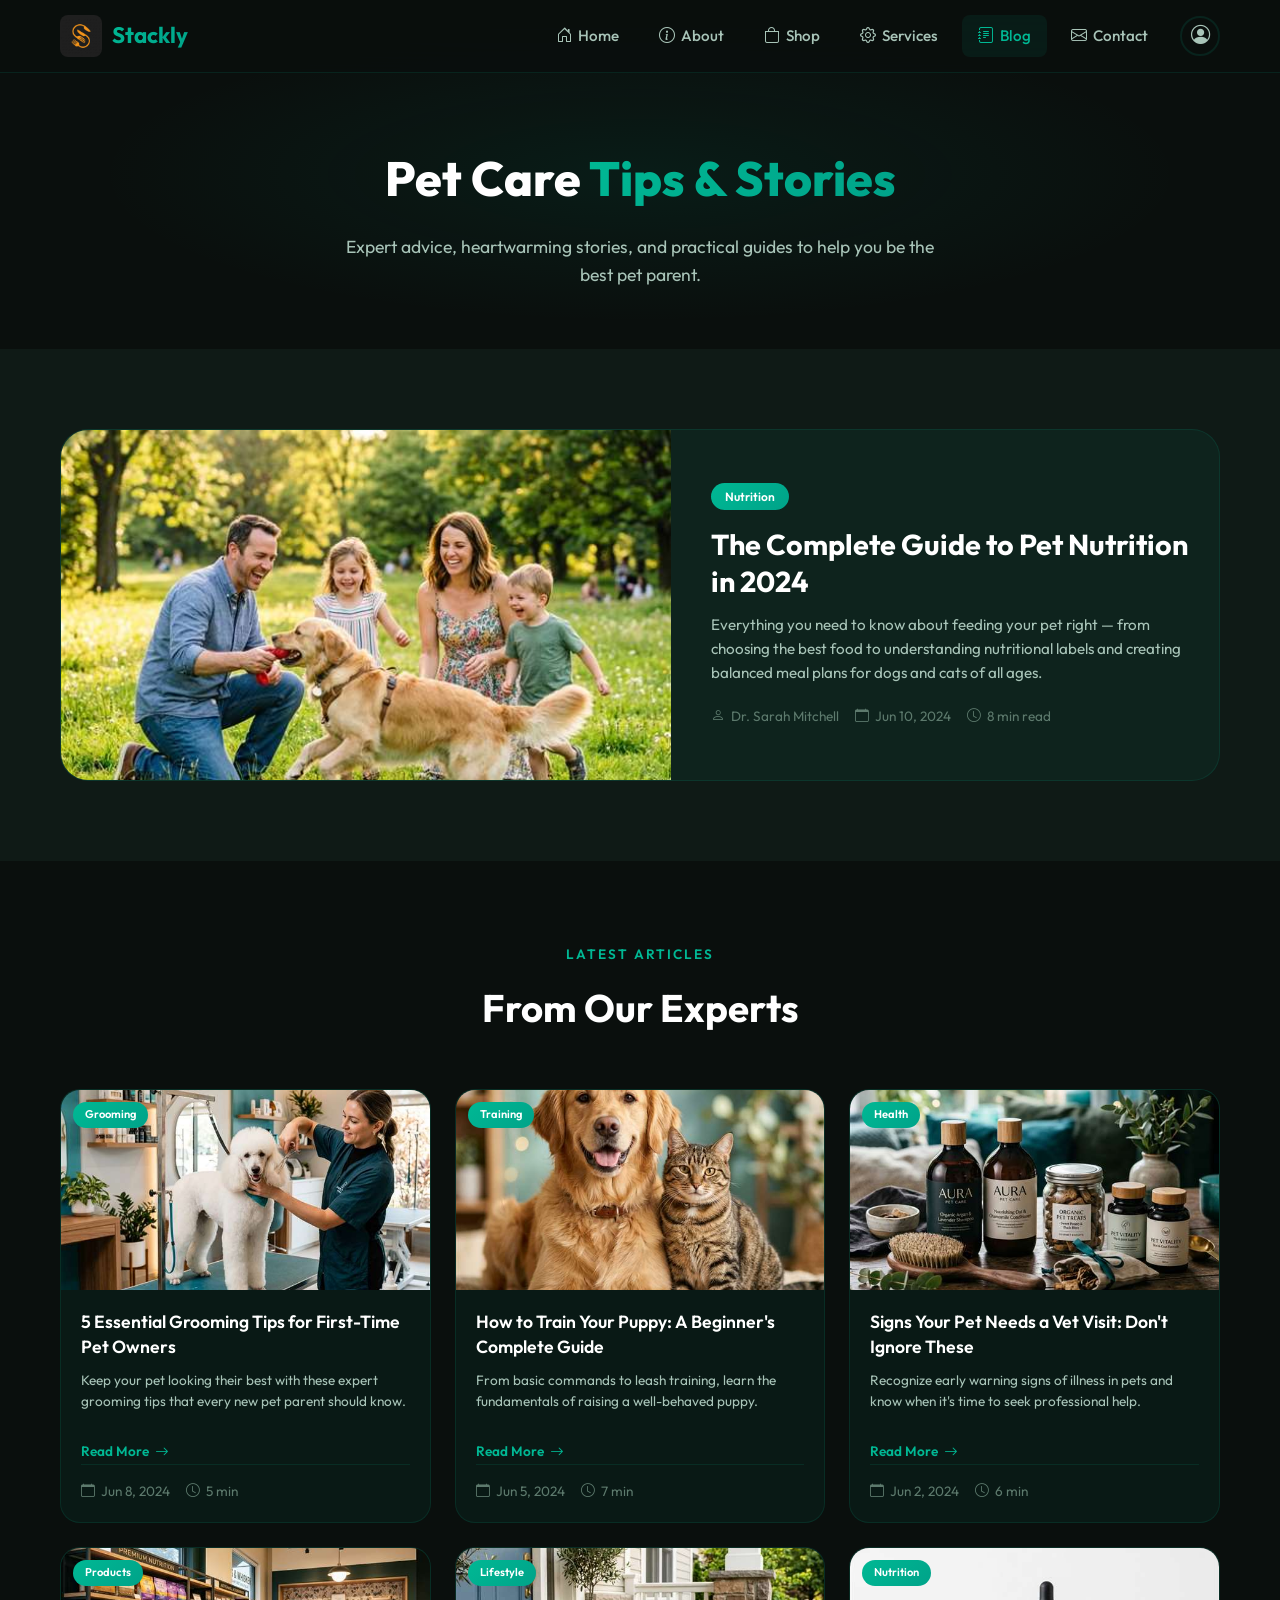
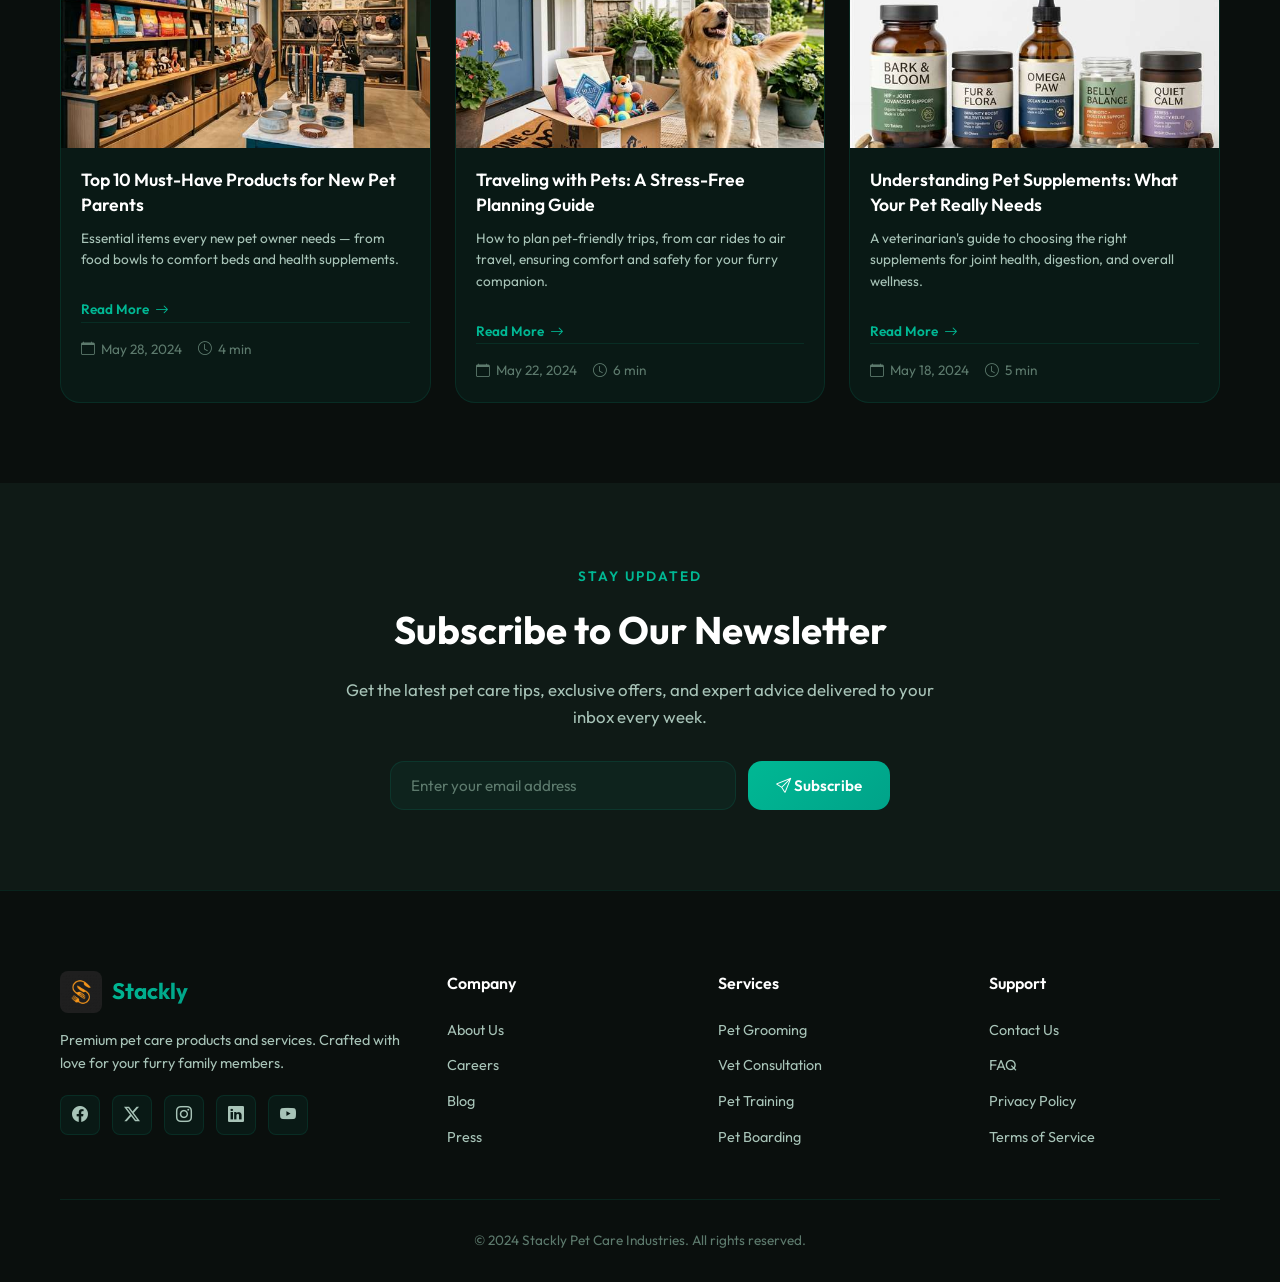
<file: blog.html>
<!DOCTYPE html>
<html lang="en">
<head>
  <meta charset="UTF-8">
  <meta name="viewport" content="width=device-width, initial-scale=1.0">
  <meta name="description" content="Stackly Pet Care Blog - Expert tips, stories, and guides on pet health, nutrition, grooming, and training.">
  <title>Stackly || Blog</title>
  <link href="https://cdn.jsdelivr.net/npm/bootstrap-icons@1.11.3/font/bootstrap-icons.css" rel="stylesheet">
  <link rel="stylesheet" href="style.css">
  <link rel="stylesheet" href="blog.css">
</head>
<body>

<!-- NAVBAR -->
<nav class="navbar" id="navbar">
  <div class="container">
    <a href="index.html" class="navbar-brand"><img src="logo.webp" alt="Stackly Logo" class="logo-img"><span class="brand-text">Stackly</span></a>
    <ul class="nav-links" id="navLinks">
      <li><a href="index.html"><i class="bi bi-house-door"></i> Home</a></li>
      <li><a href="about.html"><i class="bi bi-info-circle"></i> About</a></li>
      <li><a href="shop.html"><i class="bi bi-bag"></i> Shop</a></li>
      <li><a href="services.html"><i class="bi bi-gear"></i> Services</a></li>
      <li><a href="blog.html" class="active"><i class="bi bi-journal-text"></i> Blog</a></li>
      <li><a href="contact.html"><i class="bi bi-envelope"></i> Contact</a></li>
      <li class="profile-dropdown"><button class="profile-btn" onclick="toggleDropdown()"><i class="bi bi-person-circle"></i></button><div class="dropdown-menu"><a href="login.html"><i class="bi bi-box-arrow-in-right"></i> Login</a><a href="register.html"><i class="bi bi-person-plus"></i> Register</a></div></li>
    </ul>
    <button class="hamburger" onclick="toggleMenu()"><span></span><span></span><span></span></button>
  </div>
</nav>
<div class="nav-overlay"></div>

<!-- SECTION 1: HERO -->
<section class="page-hero">
  <div class="container">
    <h1>Pet Care <span style="background:var(--gradient);-webkit-background-clip:text;-webkit-text-fill-color:transparent">Tips & Stories</span></h1>
    <p>Expert advice, heartwarming stories, and practical guides to help you be the best pet parent.</p>
  </div>
</section>

<!-- SECTION 2: FEATURED POST -->
<section class="featured-section">
  <div class="container">
    <div class="featured-post fade-up">
      <img src="blog-1.webp" alt="Complete Guide to Pet Nutrition">
      <div class="featured-content">
        <span class="blog-category">Nutrition</span>
        <h2>The Complete Guide to Pet Nutrition in 2024</h2>
        <p>Everything you need to know about feeding your pet right — from choosing the best food to understanding nutritional labels and creating balanced meal plans for dogs and cats of all ages.</p>
        <div class="blog-meta">
          <span><i class="bi bi-person"></i> Dr. Sarah Mitchell</span>
          <span><i class="bi bi-calendar"></i> Jun 10, 2024</span>
          <span><i class="bi bi-clock"></i> 8 min read</span>
        </div>
      </div>
    </div>
  </div>
</section>

<!-- SECTION 3: BLOG GRID -->
<section class="blog-grid-section">
  <div class="container">
    <div class="section-header fade-up">
      <div class="section-subtitle">Latest Articles</div>
      <h2 class="section-title">From Our Experts</h2>
    </div>
    <div class="blog-grid">
      <div class="blog-card fade-up">
        <div class="blog-card-img">
          <img src="pet-grooming.webp" alt="Grooming Tips">
          <span class="blog-category">Grooming</span>
        </div>
        <div class="blog-card-body">
          <h4>5 Essential Grooming Tips for First-Time Pet Owners</h4>
          <p>Keep your pet looking their best with these expert grooming tips that every new pet parent should know.</p>
          <a href="error.html" class="read-more">Read More <i class="bi bi-arrow-right"></i></a>
          <div class="blog-meta">
            <span><i class="bi bi-calendar"></i> Jun 8, 2024</span>
            <span><i class="bi bi-clock"></i> 5 min</span>
          </div>
        </div>
      </div>
      <div class="blog-card fade-up">
        <div class="blog-card-img">
          <img src="hero-pet.webp" alt="Pet Training">
          <span class="blog-category">Training</span>
        </div>
        <div class="blog-card-body">
          <h4>How to Train Your Puppy: A Beginner's Complete Guide</h4>
          <p>From basic commands to leash training, learn the fundamentals of raising a well-behaved puppy.</p>
          <a href="error.html" class="read-more">Read More <i class="bi bi-arrow-right"></i></a>
          <div class="blog-meta">
            <span><i class="bi bi-calendar"></i> Jun 5, 2024</span>
            <span><i class="bi bi-clock"></i> 7 min</span>
          </div>
        </div>
      </div>
      <div class="blog-card fade-up">
        <div class="blog-card-img">
          <img src="spotlight-pet.webp" alt="Pet Health">
          <span class="blog-category">Health</span>
        </div>
        <div class="blog-card-body">
          <h4>Signs Your Pet Needs a Vet Visit: Don't Ignore These</h4>
          <p>Recognize early warning signs of illness in pets and know when it's time to seek professional help.</p>
          <a href="error.html" class="read-more">Read More <i class="bi bi-arrow-right"></i></a>
          <div class="blog-meta">
            <span><i class="bi bi-calendar"></i> Jun 2, 2024</span>
            <span><i class="bi bi-clock"></i> 6 min</span>
          </div>
        </div>
      </div>
      <div class="blog-card fade-up">
        <div class="blog-card-img">
          <img src="pet-store.webp" alt="Pet Products">
          <span class="blog-category">Products</span>
        </div>
        <div class="blog-card-body">
          <h4>Top 10 Must-Have Products for New Pet Parents</h4>
          <p>Essential items every new pet owner needs — from food bowls to comfort beds and health supplements.</p>
          <a href="error.html" class="read-more">Read More <i class="bi bi-arrow-right"></i></a>
          <div class="blog-meta">
            <span><i class="bi bi-calendar"></i> May 28, 2024</span>
            <span><i class="bi bi-clock"></i> 4 min</span>
          </div>
        </div>
      </div>
      <div class="blog-card fade-up">
        <div class="blog-card-img">
          <img src="pet-delivery.webp" alt="Pet Travel">
          <span class="blog-category">Lifestyle</span>
        </div>
        <div class="blog-card-body">
          <h4>Traveling with Pets: A Stress-Free Planning Guide</h4>
          <p>How to plan pet-friendly trips, from car rides to air travel, ensuring comfort and safety for your furry companion.</p>
          <a href="error.html" class="read-more">Read More <i class="bi bi-arrow-right"></i></a>
          <div class="blog-meta">
            <span><i class="bi bi-calendar"></i> May 22, 2024</span>
            <span><i class="bi bi-clock"></i> 6 min</span>
          </div>
        </div>
      </div>
      <div class="blog-card fade-up">
        <div class="blog-card-img">
          <img src="product-7.webp" alt="Pet Supplements">
          <span class="blog-category">Nutrition</span>
        </div>
        <div class="blog-card-body">
          <h4>Understanding Pet Supplements: What Your Pet Really Needs</h4>
          <p>A veterinarian's guide to choosing the right supplements for joint health, digestion, and overall wellness.</p>
          <a href="error.html" class="read-more">Read More <i class="bi bi-arrow-right"></i></a>
          <div class="blog-meta">
            <span><i class="bi bi-calendar"></i> May 18, 2024</span>
            <span><i class="bi bi-clock"></i> 5 min</span>
          </div>
        </div>
      </div>
    </div>
  </div>
</section>

<!-- SECTION 4: NEWSLETTER -->
<section class="newsletter-section">
  <div class="container fade-up">
    <div class="section-subtitle">Stay Updated</div>
    <h2 class="section-title">Subscribe to Our Newsletter</h2>
    <p class="section-desc">Get the latest pet care tips, exclusive offers, and expert advice delivered to your inbox every week.</p>
    <form class="newsletter-form" onsubmit="handleNewsletter(event)">
      <input type="email" placeholder="Enter your email address" required>
      <button type="submit"><i class="bi bi-send"></i> Subscribe</button>
    </form>
  </div>
</section>

<!-- FOOTER -->
<footer class="footer">
  <div class="container">
    <div class="footer-grid">
      <div class="footer-brand"><a href="index.html" class="navbar-brand"><img src="logo.webp" alt="Stackly Logo" class="logo-img"><span class="brand-text">Stackly</span></a><p>Premium pet care products and services. Crafted with love for your furry family members.</p><div class="footer-socials"><a href="error.html"><i class="bi bi-facebook"></i></a><a href="error.html"><i class="bi bi-twitter-x"></i></a><a href="error.html"><i class="bi bi-instagram"></i></a><a href="error.html"><i class="bi bi-linkedin"></i></a><a href="error.html"><i class="bi bi-youtube"></i></a></div></div>
      <div class="footer-column"><h4>Company</h4><ul><li><a href="about.html">About Us</a></li><li><a href="error.html">Careers</a></li><li><a href="blog.html">Blog</a></li><li><a href="error.html">Press</a></li></ul></div>
      <div class="footer-column"><h4>Services</h4><ul><li><a href="services.html">Pet Grooming</a></li><li><a href="services.html">Vet Consultation</a></li><li><a href="services.html">Pet Training</a></li><li><a href="services.html">Pet Boarding</a></li></ul></div>
      <div class="footer-column"><h4>Support</h4><ul><li><a href="contact.html">Contact Us</a></li><li><a href="error.html">FAQ</a></li><li><a href="error.html">Privacy Policy</a></li><li><a href="error.html">Terms of Service</a></li></ul></div>
    </div>
    <div class="footer-bottom"><p>&copy; 2024 Stackly Pet Care Industries. All rights reserved.</p></div>
  </div>
</footer>

<script src="main.js"></script>
</body>
</html>
</file>
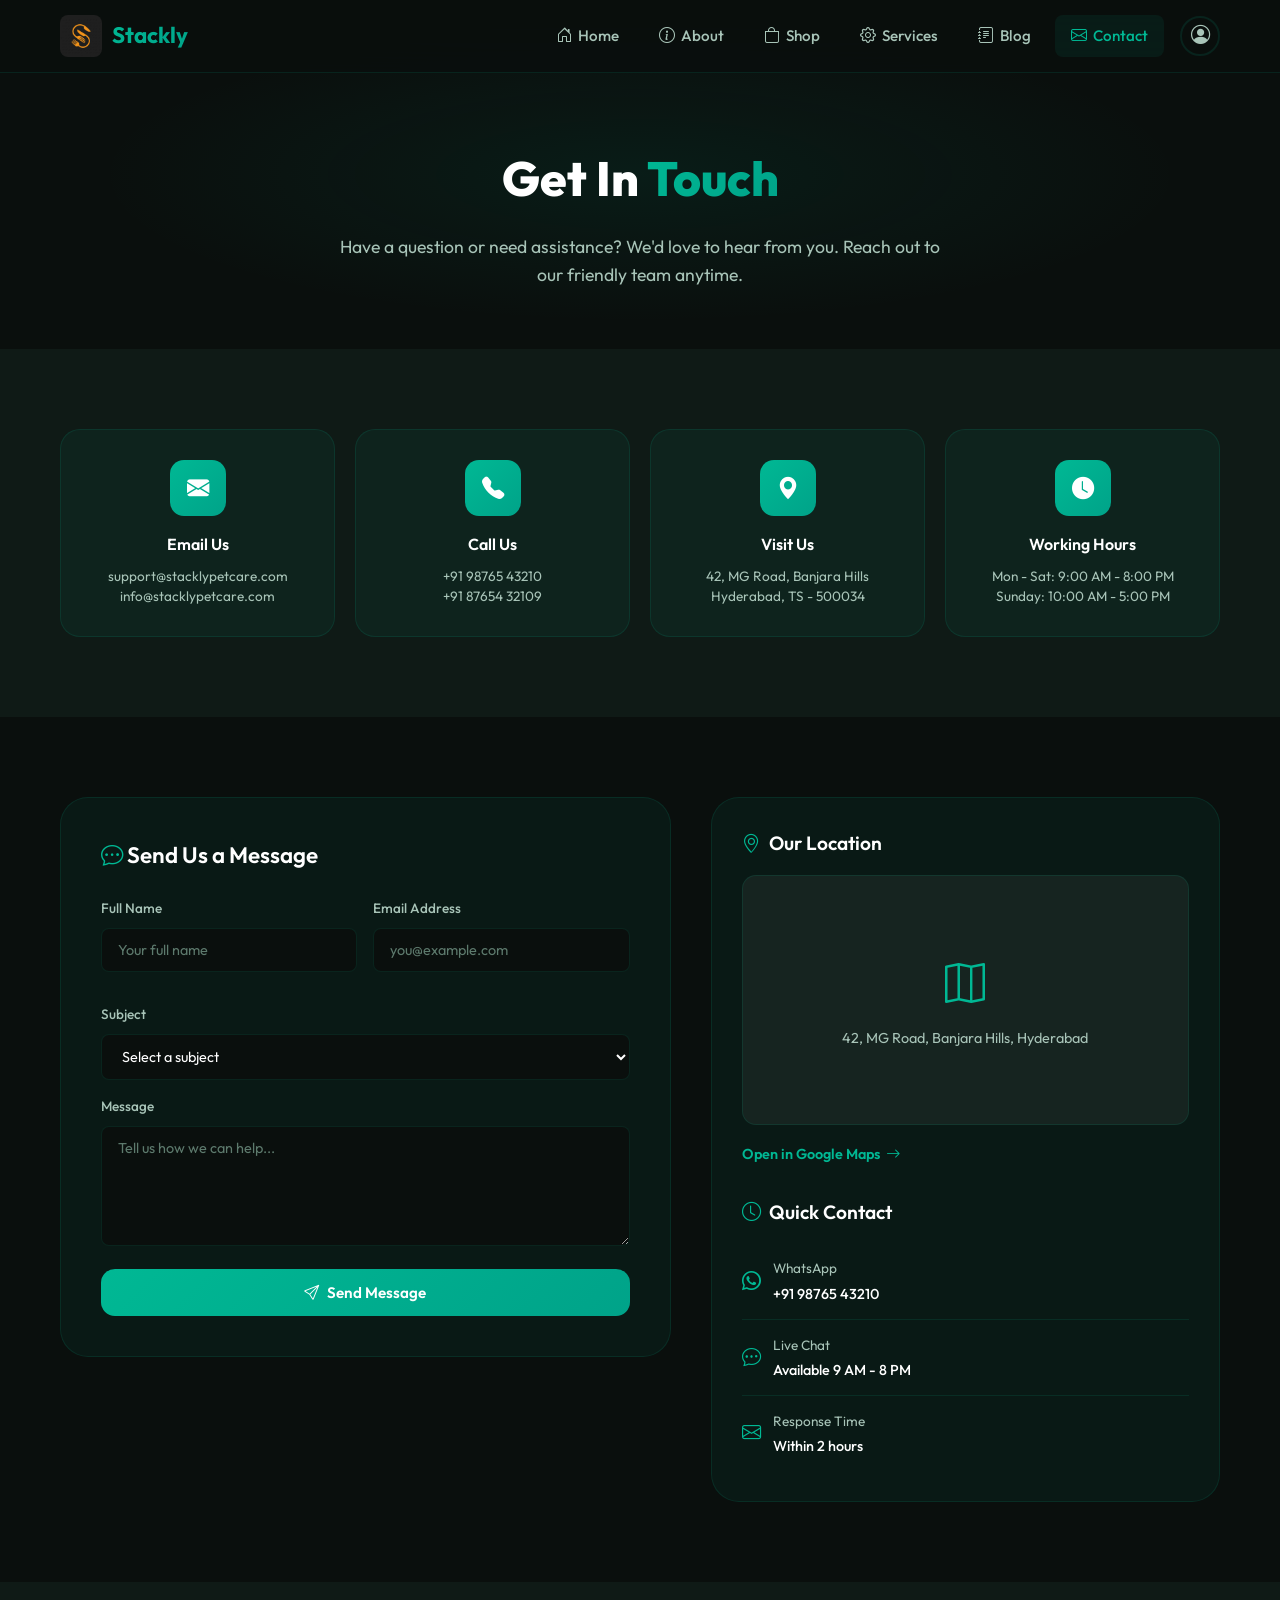
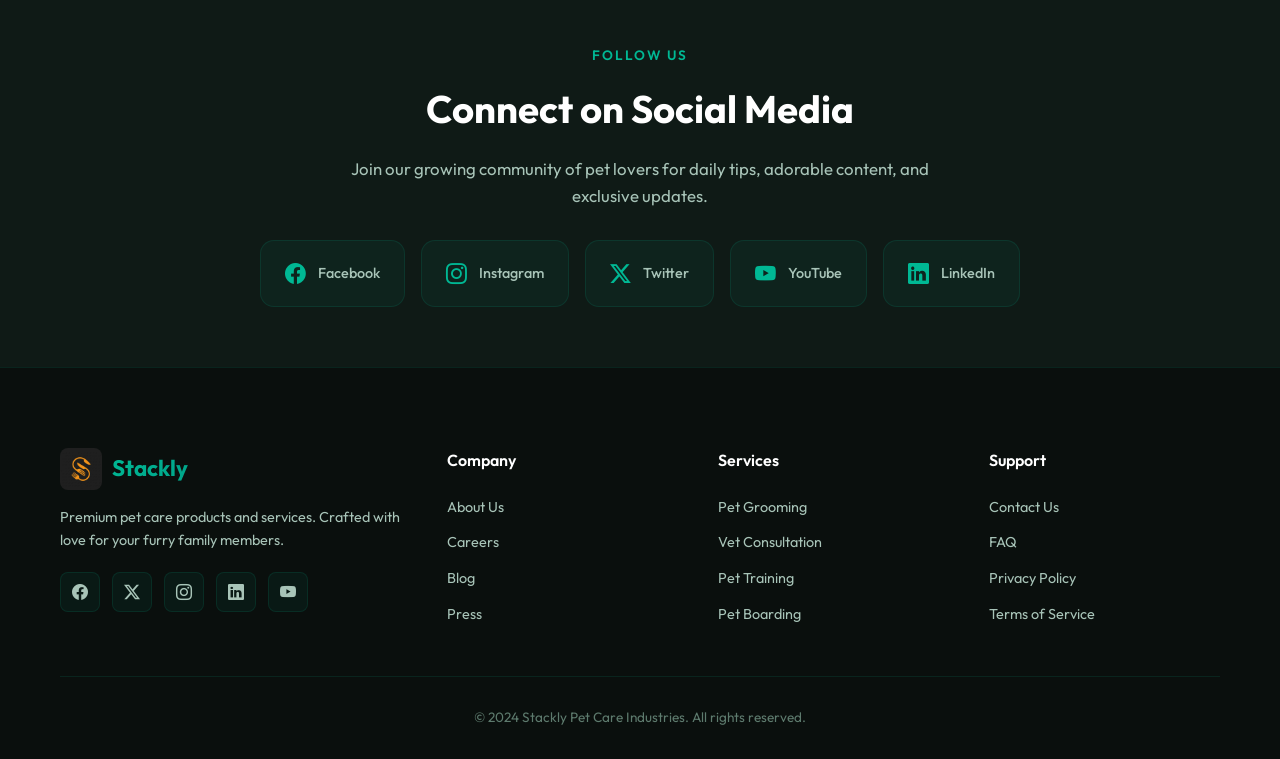
<file: contact.html>
<!DOCTYPE html>
<html lang="en">
<head>
  <meta charset="UTF-8">
  <meta name="viewport" content="width=device-width, initial-scale=1.0">
  <meta name="description" content="Contact Stackly Pet Care - Get in touch with our team for pet care inquiries, appointments, and support.">
  <title>Stackly || Contact Us</title>
  <link href="https://cdn.jsdelivr.net/npm/bootstrap-icons@1.11.3/font/bootstrap-icons.css" rel="stylesheet">
  <link rel="stylesheet" href="style.css">
  <link rel="stylesheet" href="contact.css">
</head>
<body>

<!-- NAVBAR -->
<nav class="navbar" id="navbar">
  <div class="container">
    <a href="index.html" class="navbar-brand"><img src="logo.webp" alt="Stackly Logo" class="logo-img"><span class="brand-text">Stackly</span></a>
    <ul class="nav-links" id="navLinks">
      <li><a href="index.html"><i class="bi bi-house-door"></i> Home</a></li>
      <li><a href="about.html"><i class="bi bi-info-circle"></i> About</a></li>
      <li><a href="shop.html"><i class="bi bi-bag"></i> Shop</a></li>
      <li><a href="services.html"><i class="bi bi-gear"></i> Services</a></li>
      <li><a href="blog.html"><i class="bi bi-journal-text"></i> Blog</a></li>
      <li><a href="contact.html" class="active"><i class="bi bi-envelope"></i> Contact</a></li>
      <li class="profile-dropdown"><button class="profile-btn" onclick="toggleDropdown()"><i class="bi bi-person-circle"></i></button><div class="dropdown-menu"><a href="login.html"><i class="bi bi-box-arrow-in-right"></i> Login</a><a href="register.html"><i class="bi bi-person-plus"></i> Register</a></div></li>
    </ul>
    <button class="hamburger" onclick="toggleMenu()"><span></span><span></span><span></span></button>
  </div>
</nav>
<div class="nav-overlay"></div>

<!-- SECTION 1: HERO -->
<section class="page-hero">
  <div class="container">
    <h1>Get In <span style="background:var(--gradient);-webkit-background-clip:text;-webkit-text-fill-color:transparent">Touch</span></h1>
    <p>Have a question or need assistance? We'd love to hear from you. Reach out to our friendly team anytime.</p>
  </div>
</section>

<!-- SECTION 2: CONTACT INFO CARDS -->
<section class="contact-info-section">
  <div class="container">
    <div class="contact-info-grid">
      <div class="contact-info-card fade-up">
        <i class="bi bi-envelope-fill"></i>
        <h4>Email Us</h4>
        <p>support@stacklypetcare.com<br>info@stacklypetcare.com</p>
      </div>
      <div class="contact-info-card fade-up">
        <i class="bi bi-telephone-fill"></i>
        <h4>Call Us</h4>
        <p>+91 98765 43210<br>+91 87654 32109</p>
      </div>
      <div class="contact-info-card fade-up">
        <i class="bi bi-geo-alt-fill"></i>
        <h4>Visit Us</h4>
        <p>42, MG Road, Banjara Hills<br>Hyderabad, TS - 500034</p>
      </div>
      <div class="contact-info-card fade-up">
        <i class="bi bi-clock-fill"></i>
        <h4>Working Hours</h4>
        <p>Mon - Sat: 9:00 AM - 8:00 PM<br>Sunday: 10:00 AM - 5:00 PM</p>
      </div>
    </div>
  </div>
</section>

<!-- SECTION 3: CONTACT FORM + MAP -->
<section class="contact-form-section">
  <div class="container">
    <div class="contact-grid">
      <div class="contact-form fade-up">
        <h3><i class="bi bi-chat-dots" style="color:var(--accent)"></i> Send Us a Message</h3>
        <form onsubmit="handleContact(event)">
          <div class="form-row">
            <div class="form-group">
              <label for="contact-name">Full Name</label>
              <input type="text" id="contact-name" placeholder="Your full name" required>
            </div>
            <div class="form-group">
              <label for="contact-email">Email Address</label>
              <input type="email" id="contact-email" placeholder="you@example.com" required>
            </div>
          </div>
          <div class="form-group">
            <label for="contact-subject">Subject</label>
            <select id="contact-subject" required>
              <option disabled selected>Select a subject</option>
              <option>General Inquiry</option>
              <option>Appointment Booking</option>
              <option>Product Question</option>
              <option>Grooming Services</option>
              <option>Vet Consultation</option>
              <option>Feedback / Complaint</option>
              <option>Partnership Inquiry</option>
            </select>
          </div>
          <div class="form-group">
            <label for="contact-message">Message</label>
            <textarea id="contact-message" placeholder="Tell us how we can help..." required></textarea>
          </div>
          <button type="submit" class="form-submit">
            <i class="bi bi-send"></i> Send Message
          </button>
        </form>
      </div>

      <div class="map-section fade-up">
        <h3><i class="bi bi-geo-alt"></i> Our Location</h3>
        <div class="map-placeholder">
          <i class="bi bi-map"></i>
          <p>42, MG Road, Banjara Hills, Hyderabad</p>
        </div>
        <a href="error.html" class="map-link">Open in Google Maps <i class="bi bi-arrow-right"></i></a>

        <div style="margin-top:30px">
          <h3><i class="bi bi-clock"></i> Quick Contact</h3>
          <div style="margin-top:16px">
            <div style="display:flex;align-items:center;gap:12px;padding:12px 0;border-bottom:1px solid var(--border-color)">
              <i class="bi bi-whatsapp" style="color:var(--accent);font-size:1.2rem"></i>
              <div>
                <span style="font-size:0.85rem;color:var(--text-secondary)">WhatsApp</span><br>
                <span style="font-size:0.9rem;font-weight:500">+91 98765 43210</span>
              </div>
            </div>
            <div style="display:flex;align-items:center;gap:12px;padding:12px 0;border-bottom:1px solid var(--border-color)">
              <i class="bi bi-chat-dots" style="color:var(--accent);font-size:1.2rem"></i>
              <div>
                <span style="font-size:0.85rem;color:var(--text-secondary)">Live Chat</span><br>
                <span style="font-size:0.9rem;font-weight:500">Available 9 AM - 8 PM</span>
              </div>
            </div>
            <div style="display:flex;align-items:center;gap:12px;padding:12px 0">
              <i class="bi bi-envelope" style="color:var(--accent);font-size:1.2rem"></i>
              <div>
                <span style="font-size:0.85rem;color:var(--text-secondary)">Response Time</span><br>
                <span style="font-size:0.9rem;font-weight:500">Within 2 hours</span>
              </div>
            </div>
          </div>
        </div>
      </div>
    </div>
  </div>
</section>

<!-- SECTION 4: SOCIAL CONNECTIONS -->
<section class="social-section">
  <div class="container fade-up">
    <div class="section-subtitle">Follow Us</div>
    <h2 class="section-title">Connect on Social Media</h2>
    <p class="section-desc">Join our growing community of pet lovers for daily tips, adorable content, and exclusive updates.</p>
    <div class="social-grid">
      <a href="error.html" class="social-card"><i class="bi bi-facebook"></i> Facebook</a>
      <a href="error.html" class="social-card"><i class="bi bi-instagram"></i> Instagram</a>
      <a href="error.html" class="social-card"><i class="bi bi-twitter-x"></i> Twitter</a>
      <a href="error.html" class="social-card"><i class="bi bi-youtube"></i> YouTube</a>
      <a href="error.html" class="social-card"><i class="bi bi-linkedin"></i> LinkedIn</a>
    </div>
  </div>
</section>

<!-- FOOTER -->
<footer class="footer">
  <div class="container">
    <div class="footer-grid">
      <div class="footer-brand"><a href="index.html" class="navbar-brand"><img src="logo.webp" alt="Stackly Logo" class="logo-img"><span class="brand-text">Stackly</span></a><p>Premium pet care products and services. Crafted with love for your furry family members.</p><div class="footer-socials"><a href="error.html"><i class="bi bi-facebook"></i></a><a href="error.html"><i class="bi bi-twitter-x"></i></a><a href="error.html"><i class="bi bi-instagram"></i></a><a href="error.html"><i class="bi bi-linkedin"></i></a><a href="error.html"><i class="bi bi-youtube"></i></a></div></div>
      <div class="footer-column"><h4>Company</h4><ul><li><a href="about.html">About Us</a></li><li><a href="error.html">Careers</a></li><li><a href="blog.html">Blog</a></li><li><a href="error.html">Press</a></li></ul></div>
      <div class="footer-column"><h4>Services</h4><ul><li><a href="services.html">Pet Grooming</a></li><li><a href="services.html">Vet Consultation</a></li><li><a href="services.html">Pet Training</a></li><li><a href="services.html">Pet Boarding</a></li></ul></div>
      <div class="footer-column"><h4>Support</h4><ul><li><a href="contact.html">Contact Us</a></li><li><a href="error.html">FAQ</a></li><li><a href="error.html">Privacy Policy</a></li><li><a href="error.html">Terms of Service</a></li></ul></div>
    </div>
    <div class="footer-bottom"><p>&copy; 2024 Stackly Pet Care Industries. All rights reserved.</p></div>
  </div>
</footer>

<script src="main.js"></script>
</body>
</html>
</file>
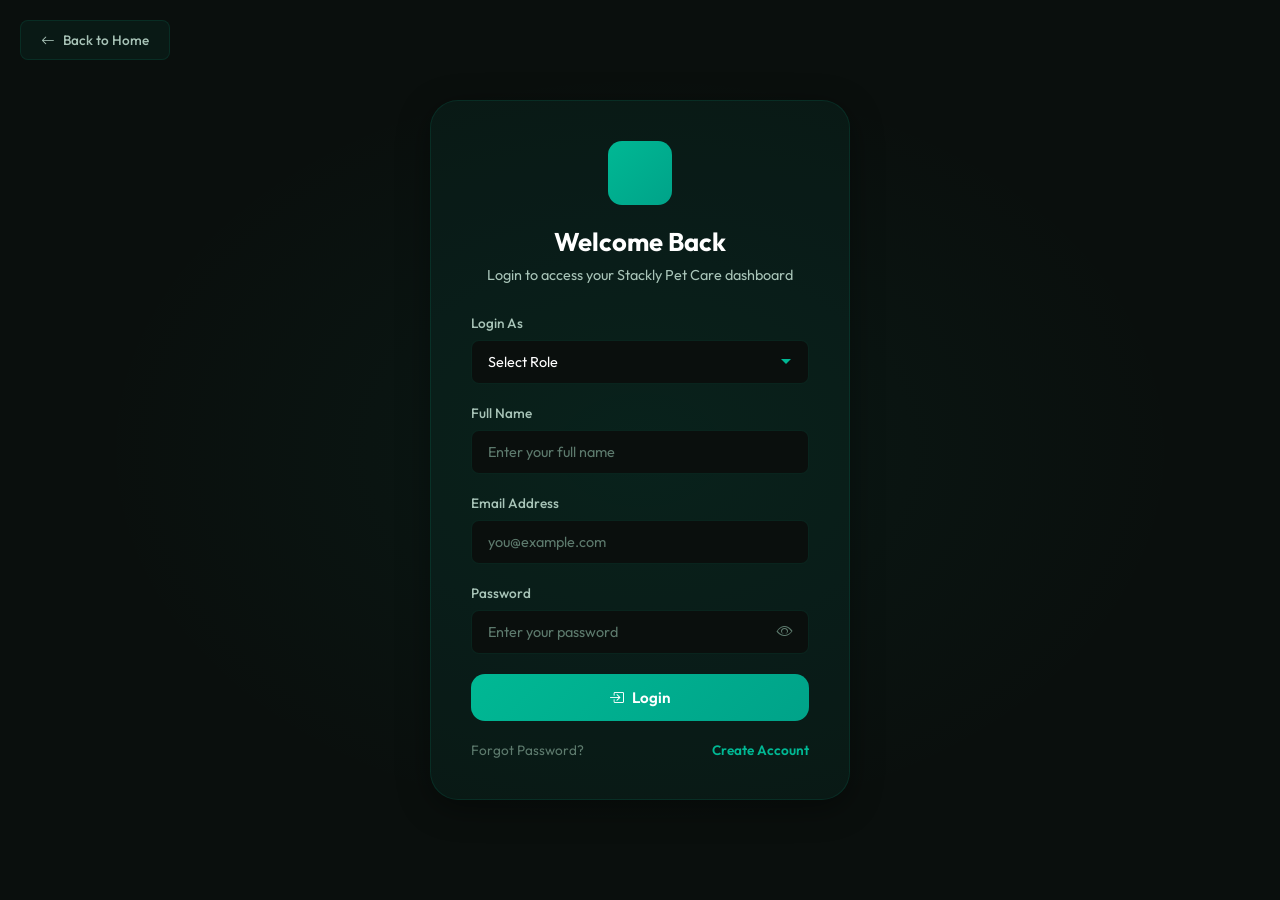
<file: login.html>
<!DOCTYPE html>
<html lang="en">
<head>
  <meta charset="UTF-8">
  <meta name="viewport" content="width=device-width, initial-scale=1.0">
  <title>Stackly || Login</title>
  <link href="https://cdn.jsdelivr.net/npm/bootstrap-icons@1.11.3/font/bootstrap-icons.css" rel="stylesheet">
  <link rel="stylesheet" href="auth.css">
</head>
<body>

<a href="index.html" class="back-home">
  <i class="bi bi-arrow-left"></i> Back to Home
</a>

<div class="auth-container">
  <div class="auth-card">
    <div class="auth-icon">
      <i class="bi bi-paw"></i>
    </div>
    <h2>Welcome Back</h2>
    <p class="subtitle">Login to access your Stackly Pet Care dashboard</p>

    <form class="auth-form" id="loginForm" onsubmit="handleLogin(event)">
      <div class="form-group">
        <label for="role">Login As</label>
        <select id="role" required>
          <option disabled selected>Select Role</option>
          <option value="user">User</option>
          <option value="admin">Admin</option>
        </select>
      </div>

      <div class="form-group">
        <label for="fullname">Full Name</label>
        <input type="text" id="fullname" placeholder="Enter your full name" required>
      </div>

      <div class="form-group">
        <label for="email">Email Address</label>
        <input type="email" id="email" placeholder="you@example.com" required>
      </div>

      <div class="form-group">
        <label for="password">Password</label>
        <div class="input-group">
          <input type="password" id="password" placeholder="Enter your password" required>
          <button type="button" class="toggle-pw" onclick="togglePassword('password')">
            <i class="bi bi-eye"></i>
          </button>
        </div>
      </div>

      <button type="submit" class="auth-submit">
        <i class="bi bi-box-arrow-in-right"></i> Login
      </button>

      <div class="auth-links">
        <a href="error.html">Forgot Password?</a>
        <a href="register.html" class="accent-link">Create Account</a>
      </div>
    </form>
  </div>
</div>

<script src="main.js"></script>
<script>
// Override login to capture full name
document.getElementById('loginForm').addEventListener('submit', function(e) {
  e.preventDefault();
  var role = document.getElementById('role').value;
  var fullname = document.getElementById('fullname').value.trim();
  var email = document.getElementById('email').value;
  var password = document.getElementById('password').value;

  if (!role || role === 'Select Role') {
    showAlert('Please select a role');
    return;
  }
  if (!fullname) {
    showAlert('Please enter your full name');
    return;
  }
  if (!email) {
    showAlert('Please enter your email');
    return;
  }
  if (!password) {
    showAlert('Please enter your password');
    return;
  }

  // Store user info — use the full name directly
  sessionStorage.setItem('userRole', role);
  sessionStorage.setItem('userName', fullname);

  if (role === 'admin') {
    window.location.href = 'admin-dashboard.html';
  } else {
    window.location.href = 'user-dashboard.html';
  }
});
</script>
</body>
</html>
</file>
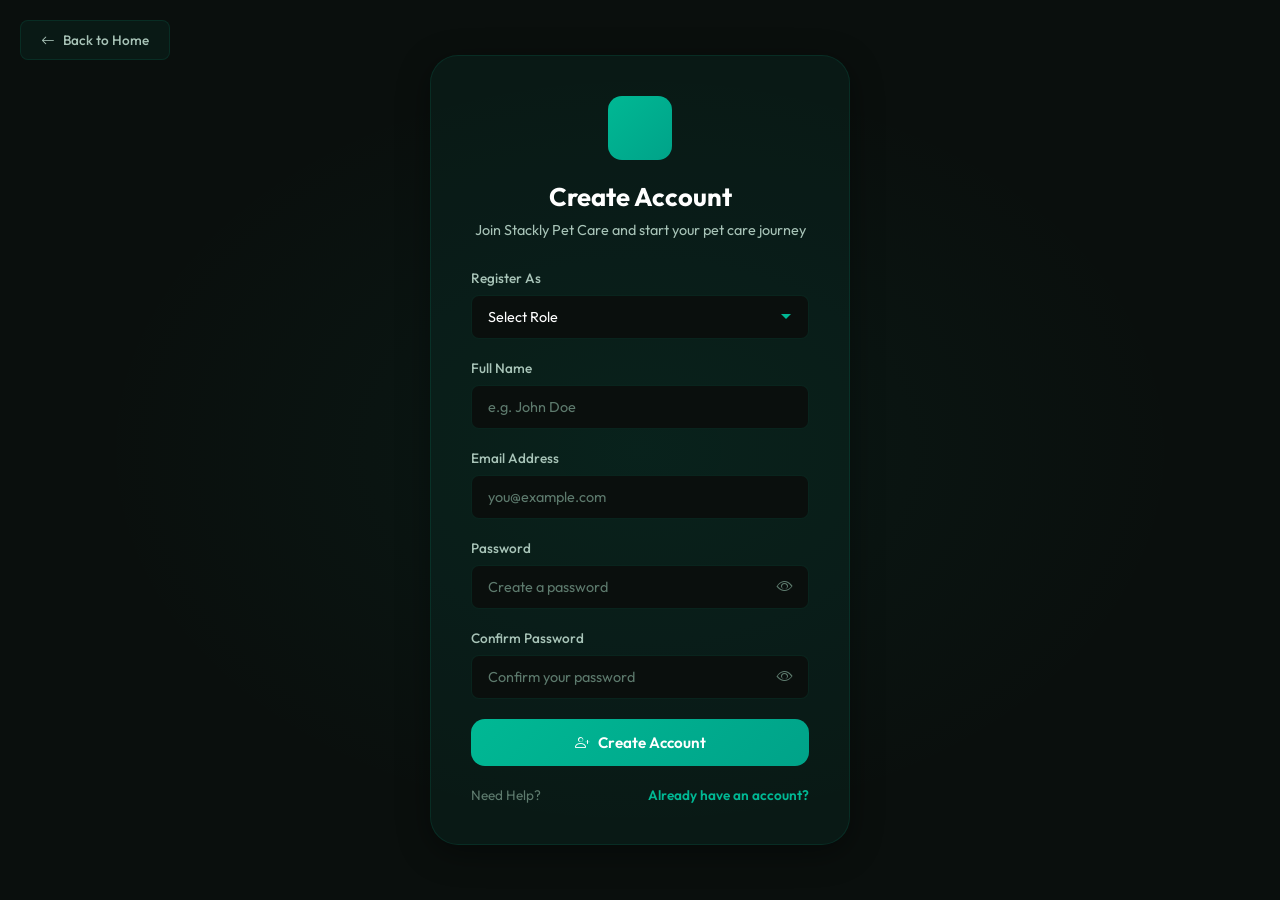
<file: register.html>
<!DOCTYPE html>
<html lang="en">
<head>
  <meta charset="UTF-8">
  <meta name="viewport" content="width=device-width, initial-scale=1.0">
  <title>Stackly || Register</title>
  <link href="https://cdn.jsdelivr.net/npm/bootstrap-icons@1.11.3/font/bootstrap-icons.css" rel="stylesheet">
  <link rel="stylesheet" href="auth.css">
</head>
<body>

<a href="index.html" class="back-home">
  <i class="bi bi-arrow-left"></i> Back to Home
</a>

<div class="auth-container">
  <div class="auth-card">
    <div class="auth-icon">
      <i class="bi bi-paw"></i>
    </div>
    <h2>Create Account</h2>
    <p class="subtitle">Join Stackly Pet Care and start your pet care journey</p>

    <form class="auth-form" id="registerForm" onsubmit="handleRegister(event)">
      <div class="form-group">
        <label for="role">Register As</label>
        <select id="role" required>
          <option disabled selected>Select Role</option>
          <option value="user">User</option>
          <option value="admin">Admin</option>
        </select>
      </div>

      <div class="form-group">
        <label for="fullname">Full Name</label>
        <input type="text" id="fullname" placeholder="e.g. John Doe" required>
      </div>

      <div class="form-group">
        <label for="email">Email Address</label>
        <input type="email" id="email" placeholder="you@example.com" required>
      </div>

      <div class="form-group">
        <label for="password">Password</label>
        <div class="input-group">
          <input type="password" id="password" placeholder="Create a password" required>
          <button type="button" class="toggle-pw" onclick="togglePassword('password')">
            <i class="bi bi-eye"></i>
          </button>
        </div>
      </div>

      <div class="form-group">
        <label for="confirm-password">Confirm Password</label>
        <div class="input-group">
          <input type="password" id="confirm-password" placeholder="Confirm your password" required>
          <button type="button" class="toggle-pw" onclick="togglePassword('confirm-password')">
            <i class="bi bi-eye"></i>
          </button>
        </div>
      </div>

      <button type="submit" class="auth-submit">
        <i class="bi bi-person-plus"></i> Create Account
      </button>

      <div class="auth-links">
        <a href="error.html">Need Help?</a>
        <a href="login.html" class="accent-link">Already have an account?</a>
      </div>
    </form>
  </div>
</div>

<script src="main.js"></script>
</body>
</html>
</file>
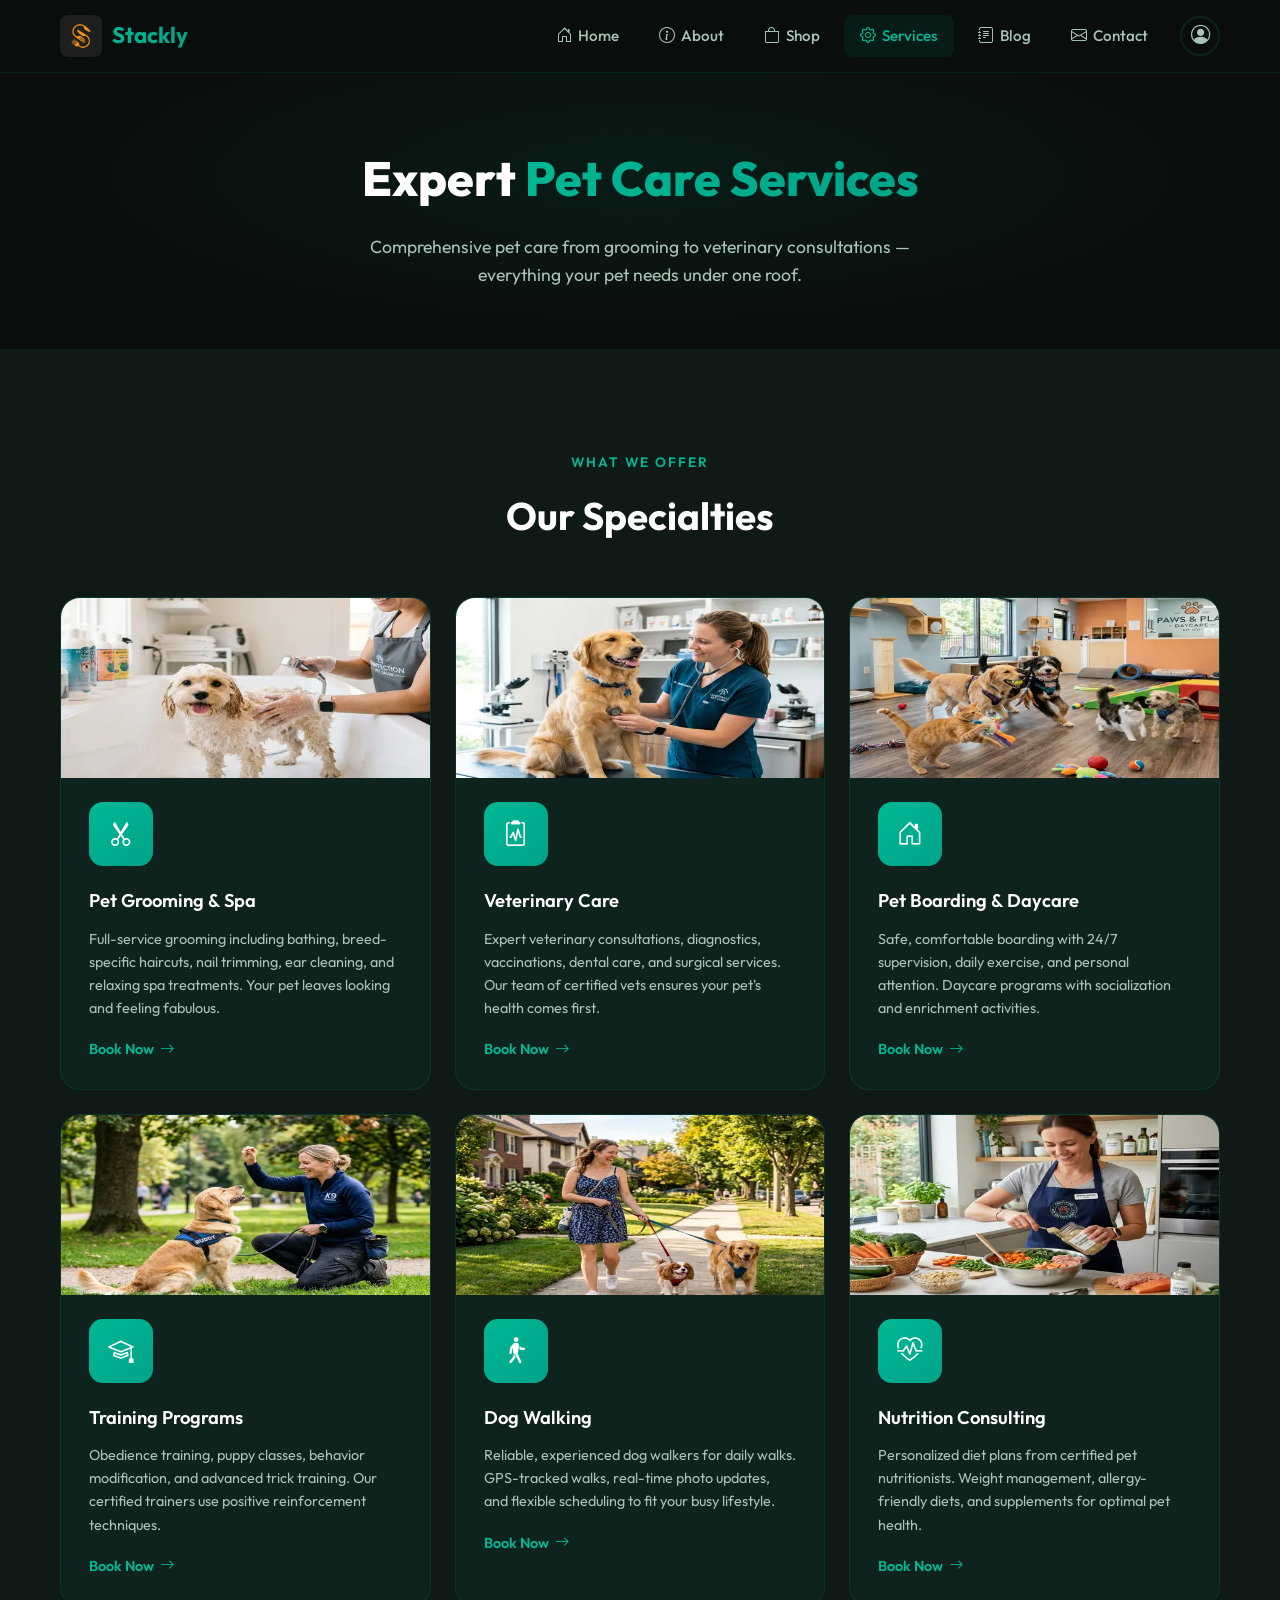
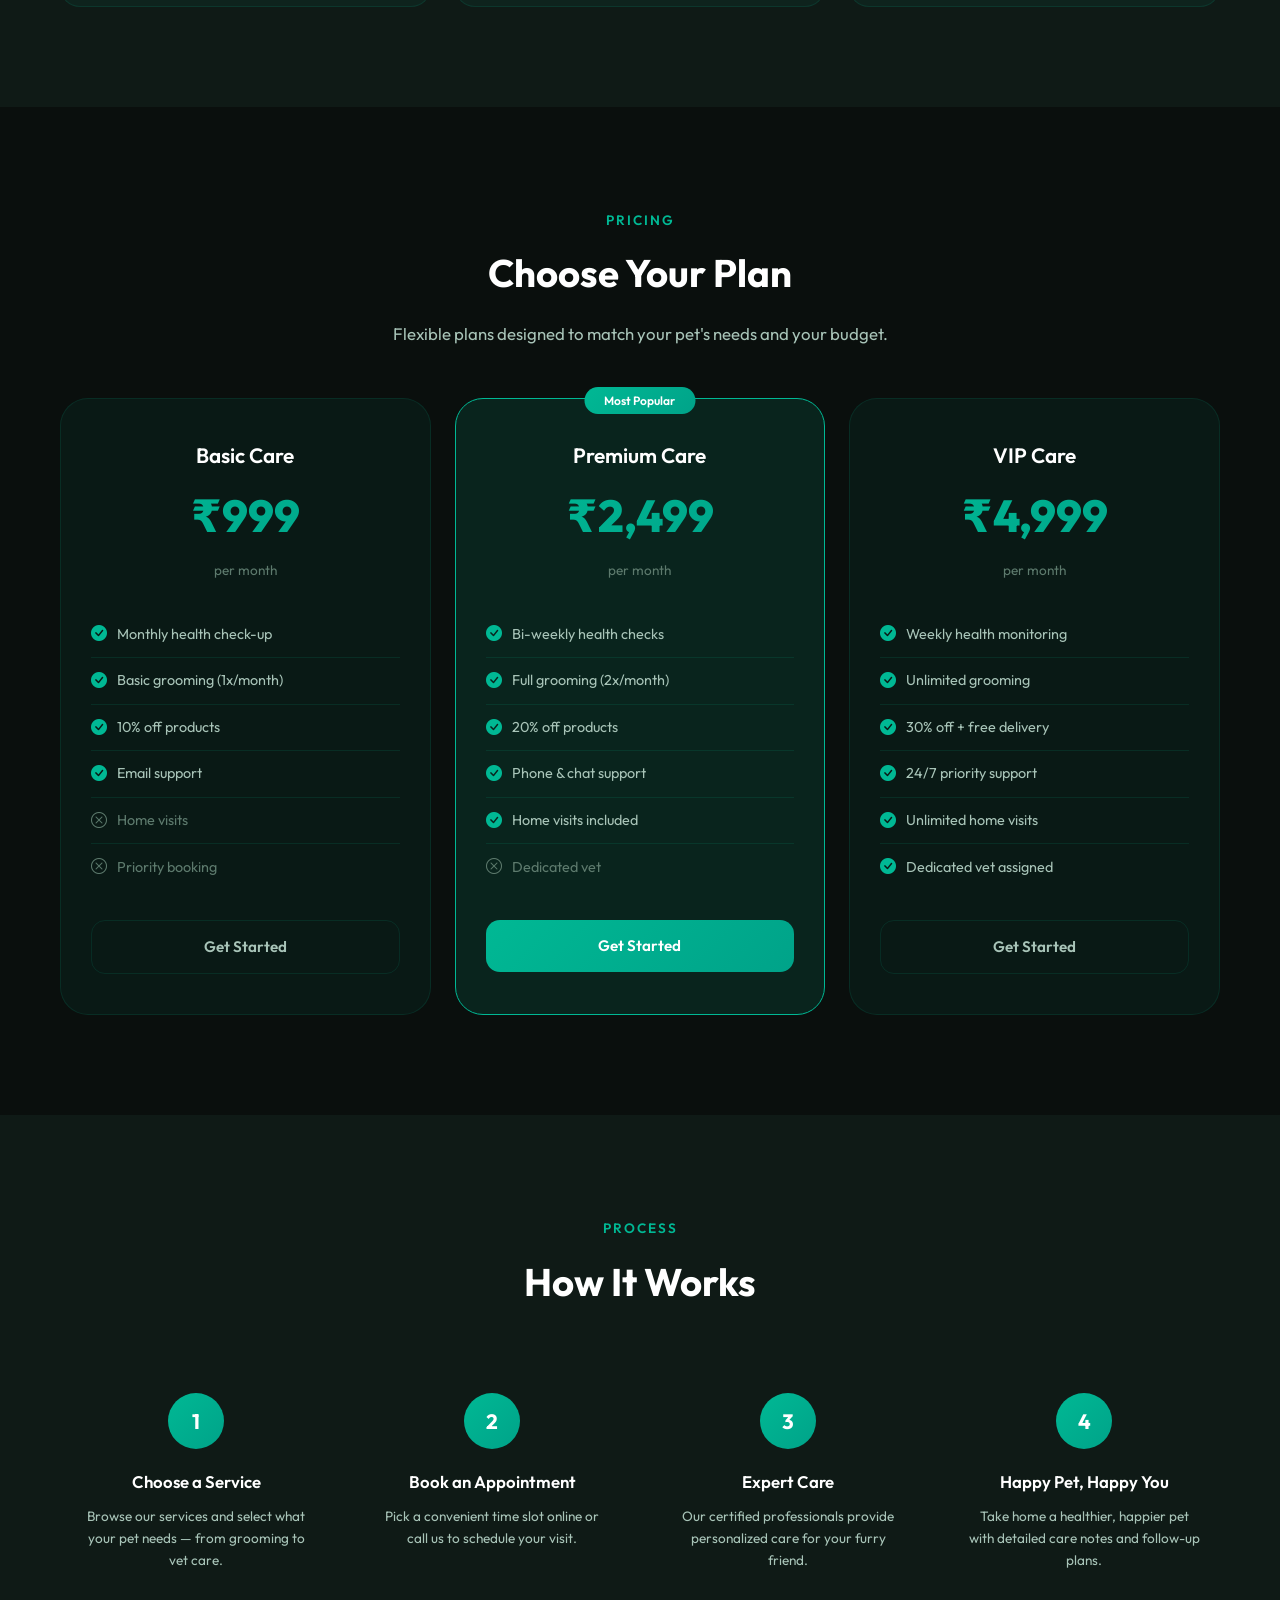
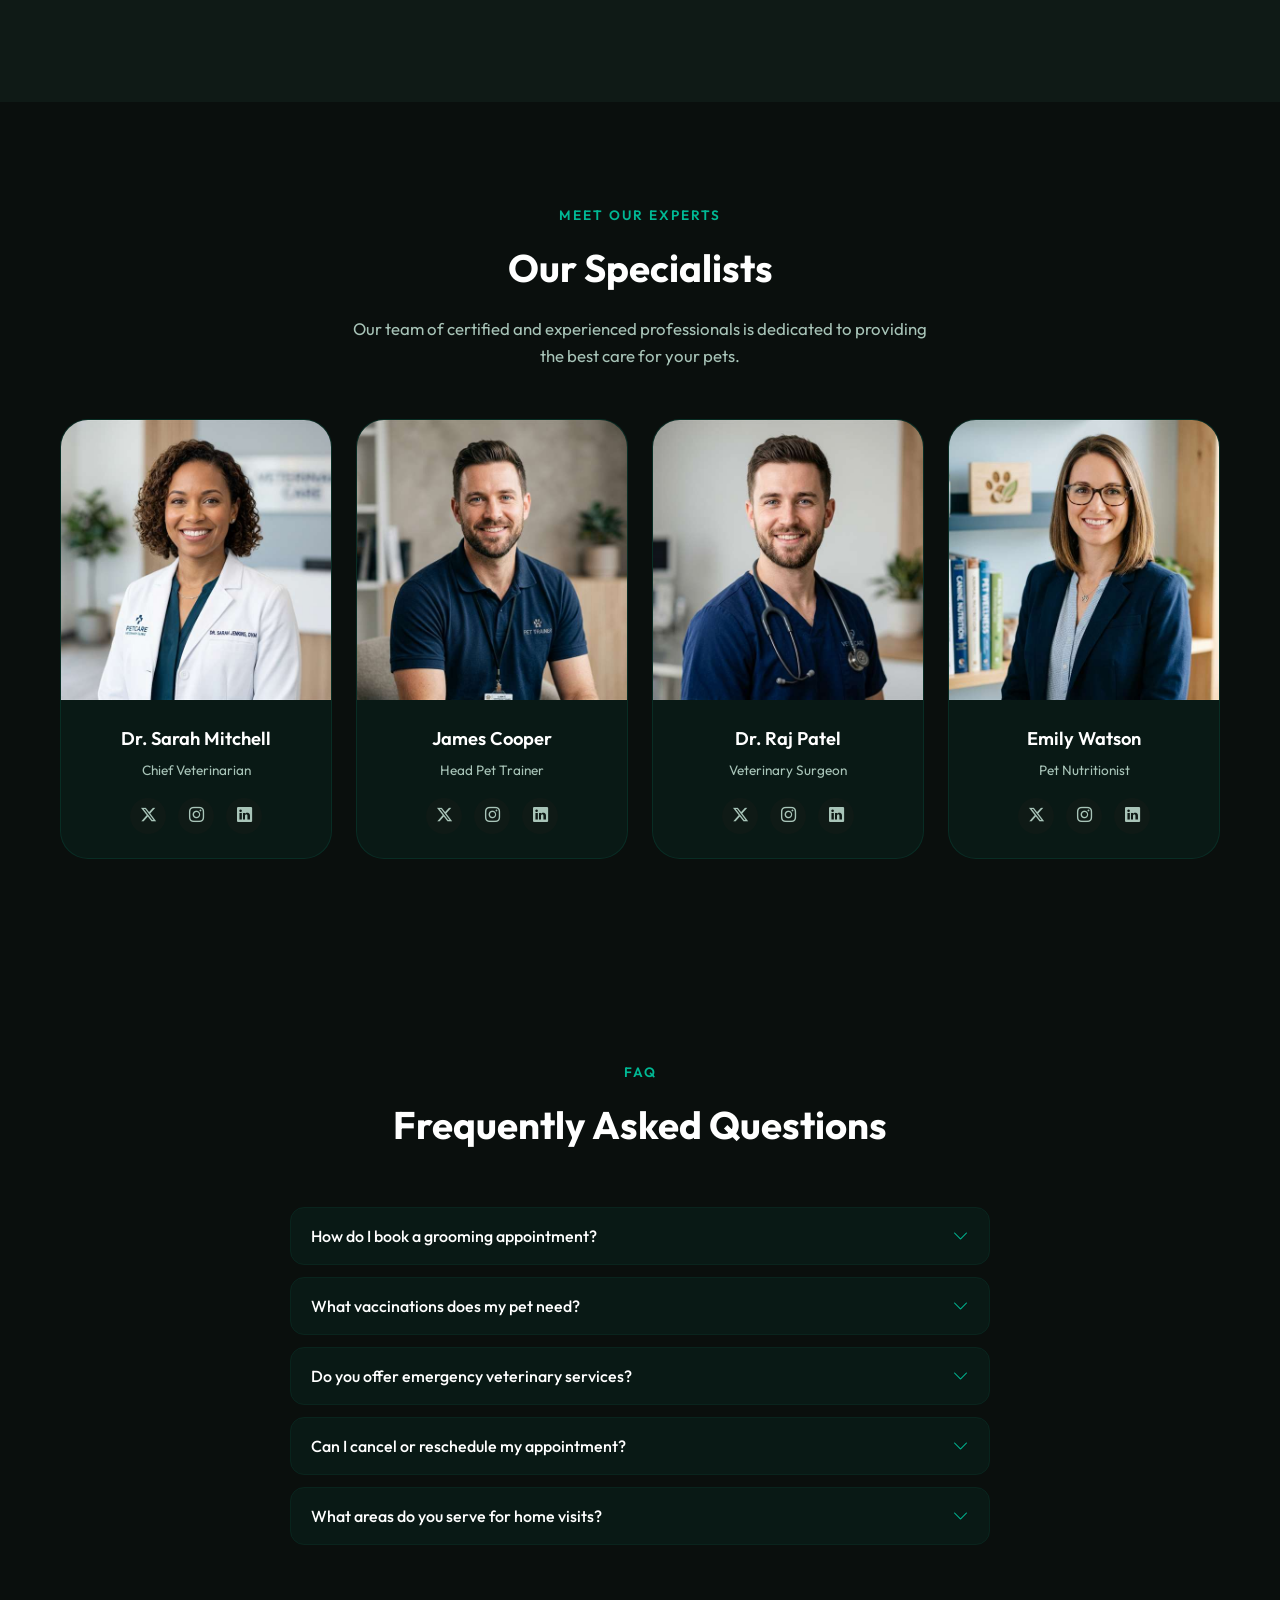
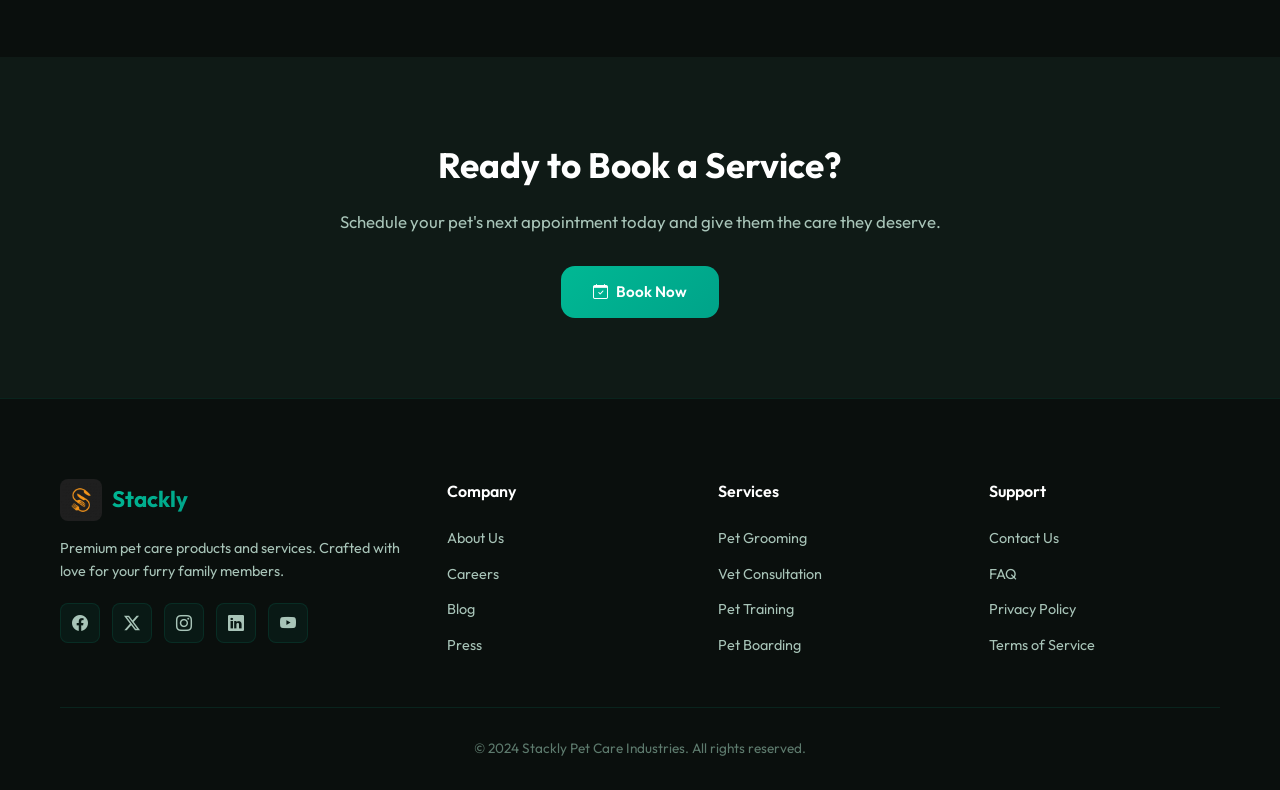
<file: services.html>
<!DOCTYPE html>
<html lang="en">
<head>
  <meta charset="UTF-8">
  <meta name="viewport" content="width=device-width, initial-scale=1.0">
  <meta name="description" content="Stackly Pet Care Services - Professional grooming, vet consultation, pet boarding, training, dog walking, and nutrition plans.">
  <title>Stackly || Services</title>
  <link href="https://cdn.jsdelivr.net/npm/bootstrap-icons@1.11.3/font/bootstrap-icons.css" rel="stylesheet">
  <link rel="stylesheet" href="style.css">
  <link rel="stylesheet" href="services.css">
</head>
<body>

<!-- NAVBAR -->
<nav class="navbar" id="navbar">
  <div class="container">
    <a href="index.html" class="navbar-brand"><img src="logo.webp" alt="Stackly Logo" class="logo-img"><span class="brand-text">Stackly</span></a>
    <ul class="nav-links" id="navLinks">
      <li><a href="index.html"><i class="bi bi-house-door"></i> Home</a></li>
      <li><a href="about.html"><i class="bi bi-info-circle"></i> About</a></li>
      <li><a href="shop.html"><i class="bi bi-bag"></i> Shop</a></li>
      <li><a href="services.html" class="active"><i class="bi bi-gear"></i> Services</a></li>
      <li><a href="blog.html"><i class="bi bi-journal-text"></i> Blog</a></li>
      <li><a href="contact.html"><i class="bi bi-envelope"></i> Contact</a></li>
      <li class="profile-dropdown"><button class="profile-btn" onclick="toggleDropdown()"><i class="bi bi-person-circle"></i></button><div class="dropdown-menu"><a href="login.html"><i class="bi bi-box-arrow-in-right"></i> Login</a><a href="register.html"><i class="bi bi-person-plus"></i> Register</a></div></li>
    </ul>
    <button class="hamburger" onclick="toggleMenu()"><span></span><span></span><span></span></button>
  </div>
</nav>
<div class="nav-overlay"></div>

<!-- SECTION 1: HERO -->
<section class="page-hero">
  <div class="container">
    <h1>Expert <span style="background:var(--gradient);-webkit-background-clip:text;-webkit-text-fill-color:transparent">Pet Care Services</span></h1>
    <p>Comprehensive pet care from grooming to veterinary consultations — everything your pet needs under one roof.</p>
  </div>
</section>

<!-- SECTION 2: SERVICES DETAIL GRID -->
<section class="services-detail-section">
  <div class="container">
    <div class="section-header fade-up">
      <div class="section-subtitle">What We Offer</div>
      <h2 class="section-title">Our Specialties</h2>
    </div>
    <div class="services-detail-grid">
      <div class="service-detail-card fade-up">
        <div class="service-card-img"><img src="svc-grooming.webp" alt="Pet Grooming & Spa"></div>
        <div class="service-icon"><i class="bi bi-scissors"></i></div>
        <h4>Pet Grooming & Spa</h4>
        <p>Full-service grooming including bathing, breed-specific haircuts, nail trimming, ear cleaning, and relaxing spa treatments. Your pet leaves looking and feeling fabulous.</p>
        <a href="#" class="learn-link">Book Now <i class="bi bi-arrow-right"></i></a>
      </div>
      <div class="service-detail-card fade-up">
        <div class="service-card-img"><img src="svc-vet.webp" alt="Veterinary Care"></div>
        <div class="service-icon"><i class="bi bi-clipboard2-pulse"></i></div>
        <h4>Veterinary Care</h4>
        <p>Expert veterinary consultations, diagnostics, vaccinations, dental care, and surgical services. Our team of certified vets ensures your pet's health comes first.</p>
        <a href="#" class="learn-link">Book Now <i class="bi bi-arrow-right"></i></a>
      </div>
      <div class="service-detail-card fade-up">
        <div class="service-card-img"><img src="svc-boarding.webp" alt="Pet Boarding & Daycare"></div>
        <div class="service-icon"><i class="bi bi-house-door"></i></div>
        <h4>Pet Boarding & Daycare</h4>
        <p>Safe, comfortable boarding with 24/7 supervision, daily exercise, and personal attention. Daycare programs with socialization and enrichment activities.</p>
        <a href="#" class="learn-link">Book Now <i class="bi bi-arrow-right"></i></a>
      </div>
      <div class="service-detail-card fade-up">
        <div class="service-card-img"><img src="svc-training.webp" alt="Training Programs"></div>
        <div class="service-icon"><i class="bi bi-mortarboard"></i></div>
        <h4>Training Programs</h4>
        <p>Obedience training, puppy classes, behavior modification, and advanced trick training. Our certified trainers use positive reinforcement techniques.</p>
        <a href="#" class="learn-link">Book Now <i class="bi bi-arrow-right"></i></a>
      </div>
      <div class="service-detail-card fade-up">
        <div class="service-card-img"><img src="svc-walking.webp" alt="Dog Walking"></div>
        <div class="service-icon"><i class="bi bi-person-walking"></i></div>
        <h4>Dog Walking</h4>
        <p>Reliable, experienced dog walkers for daily walks. GPS-tracked walks, real-time photo updates, and flexible scheduling to fit your busy lifestyle.</p>
        <a href="#" class="learn-link">Book Now <i class="bi bi-arrow-right"></i></a>
      </div>
      <div class="service-detail-card fade-up">
        <div class="service-card-img"><img src="svc-nutrition.webp" alt="Nutrition Consulting"></div>
        <div class="service-icon"><i class="bi bi-heart-pulse"></i></div>
        <h4>Nutrition Consulting</h4>
        <p>Personalized diet plans from certified pet nutritionists. Weight management, allergy-friendly diets, and supplements for optimal pet health.</p>
        <a href="#" class="learn-link">Book Now <i class="bi bi-arrow-right"></i></a>
      </div>
    </div>
  </div>
</section>

<!-- SECTION 3: PRICING -->
<section class="pricing-section">
  <div class="container">
    <div class="section-header fade-up">
      <div class="section-subtitle">Pricing</div>
      <h2 class="section-title">Choose Your Plan</h2>
      <p class="section-desc">Flexible plans designed to match your pet's needs and your budget.</p>
    </div>
    <div class="pricing-grid">
      <div class="pricing-card fade-up">
        <h4>Basic Care</h4>
        <div class="price">₹999</div>
        <div class="price-period">per month</div>
        <ul class="pricing-features">
          <li><i class="bi bi-check-circle-fill"></i> Monthly health check-up</li>
          <li><i class="bi bi-check-circle-fill"></i> Basic grooming (1x/month)</li>
          <li><i class="bi bi-check-circle-fill"></i> 10% off products</li>
          <li><i class="bi bi-check-circle-fill"></i> Email support</li>
          <li class="disabled"><i class="bi bi-x-circle"></i> Home visits</li>
          <li class="disabled"><i class="bi bi-x-circle"></i> Priority booking</li>
        </ul>
        <a href="error.html" class="btn-secondary" style="width:100%;justify-content:center">Get Started</a>
      </div>
      <div class="pricing-card featured fade-up">
        <h4>Premium Care</h4>
        <div class="price">₹2,499</div>
        <div class="price-period">per month</div>
        <ul class="pricing-features">
          <li><i class="bi bi-check-circle-fill"></i> Bi-weekly health checks</li>
          <li><i class="bi bi-check-circle-fill"></i> Full grooming (2x/month)</li>
          <li><i class="bi bi-check-circle-fill"></i> 20% off products</li>
          <li><i class="bi bi-check-circle-fill"></i> Phone & chat support</li>
          <li><i class="bi bi-check-circle-fill"></i> Home visits included</li>
          <li class="disabled"><i class="bi bi-x-circle"></i> Dedicated vet</li>
        </ul>
        <a href="error.html" class="btn-primary" style="width:100%;justify-content:center">Get Started</a>
      </div>
      <div class="pricing-card fade-up">
        <h4>VIP Care</h4>
        <div class="price">₹4,999</div>
        <div class="price-period">per month</div>
        <ul class="pricing-features">
          <li><i class="bi bi-check-circle-fill"></i> Weekly health monitoring</li>
          <li><i class="bi bi-check-circle-fill"></i> Unlimited grooming</li>
          <li><i class="bi bi-check-circle-fill"></i> 30% off + free delivery</li>
          <li><i class="bi bi-check-circle-fill"></i> 24/7 priority support</li>
          <li><i class="bi bi-check-circle-fill"></i> Unlimited home visits</li>
          <li><i class="bi bi-check-circle-fill"></i> Dedicated vet assigned</li>
        </ul>
        <a href="error.html" class="btn-secondary" style="width:100%;justify-content:center">Get Started</a>
      </div>
    </div>
  </div>
</section>

<!-- SECTION 4: HOW IT WORKS -->
<section class="process-section">
  <div class="container">
    <div class="section-header fade-up">
      <div class="section-subtitle">Process</div>
      <h2 class="section-title">How It Works</h2>
    </div>
    <div class="process-grid">
      <div class="process-step fade-up">
        <div class="process-number">1</div>
        <h4>Choose a Service</h4>
        <p>Browse our services and select what your pet needs — from grooming to vet care.</p>
      </div>
      <div class="process-step fade-up">
        <div class="process-number">2</div>
        <h4>Book an Appointment</h4>
        <p>Pick a convenient time slot online or call us to schedule your visit.</p>
      </div>
      <div class="process-step fade-up">
        <div class="process-number">3</div>
        <h4>Expert Care</h4>
        <p>Our certified professionals provide personalized care for your furry friend.</p>
      </div>
      <div class="process-step fade-up">
        <div class="process-number">4</div>
        <h4>Happy Pet, Happy You</h4>
        <p>Take home a healthier, happier pet with detailed care notes and follow-up plans.</p>
      </div>
    </div>
  </div>
</section>
<!-- SECTION 5: OUR SPECIALISTS -->
<section class="specialists-section">
  <div class="container">
    <div class="section-header fade-up">
      <div class="section-subtitle">Meet Our Experts</div>
      <h2 class="section-title">Our Specialists</h2>
      <p class="section-desc">Our team of certified and experienced professionals is dedicated to providing the best care for your pets.</p>
    </div>
    <div class="specialist-grid">
      <div class="specialist-card fade-up">
        <img src="team-1.webp" alt="Dr. Sarah Mitchell">
        <div class="specialist-info">
          <h4>Dr. Sarah Mitchell</h4>
          <p>Chief Veterinarian</p>
          <div class="specialist-socials">
            <a href="error.html"><i class="bi bi-twitter-x"></i></a>
            <a href="error.html"><i class="bi bi-instagram"></i></a>
            <a href="error.html"><i class="bi bi-linkedin"></i></a>
          </div>
        </div>
      </div>
      <div class="specialist-card fade-up">
        <img src="team-2.webp" alt="James Cooper">
        <div class="specialist-info">
          <h4>James Cooper</h4>
          <p>Head Pet Trainer</p>
          <div class="specialist-socials">
            <a href="error.html"><i class="bi bi-twitter-x"></i></a>
            <a href="error.html"><i class="bi bi-instagram"></i></a>
            <a href="error.html"><i class="bi bi-linkedin"></i></a>
          </div>
        </div>
      </div>
      <div class="specialist-card fade-up">
        <img src="team-3.webp" alt="Dr. Raj Patel">
        <div class="specialist-info">
          <h4>Dr. Raj Patel</h4>
          <p>Veterinary Surgeon</p>
          <div class="specialist-socials">
            <a href="error.html"><i class="bi bi-twitter-x"></i></a>
            <a href="error.html"><i class="bi bi-instagram"></i></a>
            <a href="error.html"><i class="bi bi-linkedin"></i></a>
          </div>
        </div>
      </div>
      <div class="specialist-card fade-up">
        <img src="team-4.webp" alt="Emily Watson">
        <div class="specialist-info">
          <h4>Emily Watson</h4>
          <p>Pet Nutritionist</p>
          <div class="specialist-socials">
            <a href="error.html"><i class="bi bi-twitter-x"></i></a>
            <a href="error.html"><i class="bi bi-instagram"></i></a>
            <a href="error.html"><i class="bi bi-linkedin"></i></a>
          </div>
        </div>
      </div>
    </div>
  </div>
</section>

<!-- SECTION 6: FAQ -->
<section class="faq-section">
  <div class="container">
    <div class="section-header fade-up">
      <div class="section-subtitle">FAQ</div>
      <h2 class="section-title">Frequently Asked Questions</h2>
    </div>
    <div class="faq-list fade-up">
      <div class="faq-item">
        <button class="faq-question" onclick="toggleFaq(this)">How do I book a grooming appointment? <i class="bi bi-chevron-down"></i></button>
        <div class="faq-answer"><p>You can book a grooming appointment through our website by visiting the Contact page, or call us directly at +91 98765 43210. Walk-ins are also welcome based on availability.</p></div>
      </div>
      <div class="faq-item">
        <button class="faq-question" onclick="toggleFaq(this)">What vaccinations does my pet need? <i class="bi bi-chevron-down"></i></button>
        <div class="faq-answer"><p>Vaccination requirements vary by pet type and age. Our veterinarians will create a personalized vaccination schedule during your pet's first visit. Common vaccinations include rabies, distemper, and parvovirus for dogs.</p></div>
      </div>
      <div class="faq-item">
        <button class="faq-question" onclick="toggleFaq(this)">Do you offer emergency veterinary services? <i class="bi bi-chevron-down"></i></button>
        <div class="faq-answer"><p>Yes, our Premium and VIP plan members have access to 24/7 emergency vet consultations via phone. For in-person emergencies, we partner with local emergency clinics for after-hours care.</p></div>
      </div>
      <div class="faq-item">
        <button class="faq-question" onclick="toggleFaq(this)">Can I cancel or reschedule my appointment? <i class="bi bi-chevron-down"></i></button>
        <div class="faq-answer"><p>Yes, you can cancel or reschedule appointments up to 24 hours before your scheduled time without any charge. Late cancellations may incur a 20% fee.</p></div>
      </div>
      <div class="faq-item">
        <button class="faq-question" onclick="toggleFaq(this)">What areas do you serve for home visits? <i class="bi bi-chevron-down"></i></button>
        <div class="faq-answer"><p>We currently offer home visits within 15 km of our service centers in major cities. Premium and VIP members get priority scheduling and expanded coverage areas.</p></div>
      </div>
    </div>
  </div>
</section>

<!-- SECTION 7: CTA -->
<section class="services-cta">
  <div class="container fade-up">
    <h2>Ready to Book a Service?</h2>
    <p>Schedule your pet's next appointment today and give them the care they deserve.</p>
    <a href="error.html" class="btn-primary"><i class="bi bi-calendar-check"></i> Book Now</a>
  </div>
</section>

<!-- FOOTER -->
<footer class="footer">
  <div class="container">
    <div class="footer-grid">
      <div class="footer-brand"><a href="index.html" class="navbar-brand"><img src="logo.webp" alt="Stackly Logo" class="logo-img"><span class="brand-text">Stackly</span></a><p>Premium pet care products and services. Crafted with love for your furry family members.</p><div class="footer-socials"><a href="error.html"><i class="bi bi-facebook"></i></a><a href="error.html"><i class="bi bi-twitter-x"></i></a><a href="error.html"><i class="bi bi-instagram"></i></a><a href="error.html"><i class="bi bi-linkedin"></i></a><a href="error.html"><i class="bi bi-youtube"></i></a></div></div>
      <div class="footer-column"><h4>Company</h4><ul><li><a href="about.html">About Us</a></li><li><a href="error.html">Careers</a></li><li><a href="blog.html">Blog</a></li><li><a href="error.html">Press</a></li></ul></div>
      <div class="footer-column"><h4>Services</h4><ul><li><a href="services.html">Pet Grooming</a></li><li><a href="services.html">Vet Consultation</a></li><li><a href="services.html">Pet Training</a></li><li><a href="services.html">Pet Boarding</a></li></ul></div>
      <div class="footer-column"><h4>Support</h4><ul><li><a href="contact.html">Contact Us</a></li><li><a href="error.html">FAQ</a></li><li><a href="error.html">Privacy Policy</a></li><li><a href="error.html">Terms of Service</a></li></ul></div>
    </div>
    <div class="footer-bottom"><p>&copy; 2024 Stackly Pet Care Industries. All rights reserved.</p></div>
  </div>
</footer>

<script src="main.js"></script>
</body>
</html>
</file>
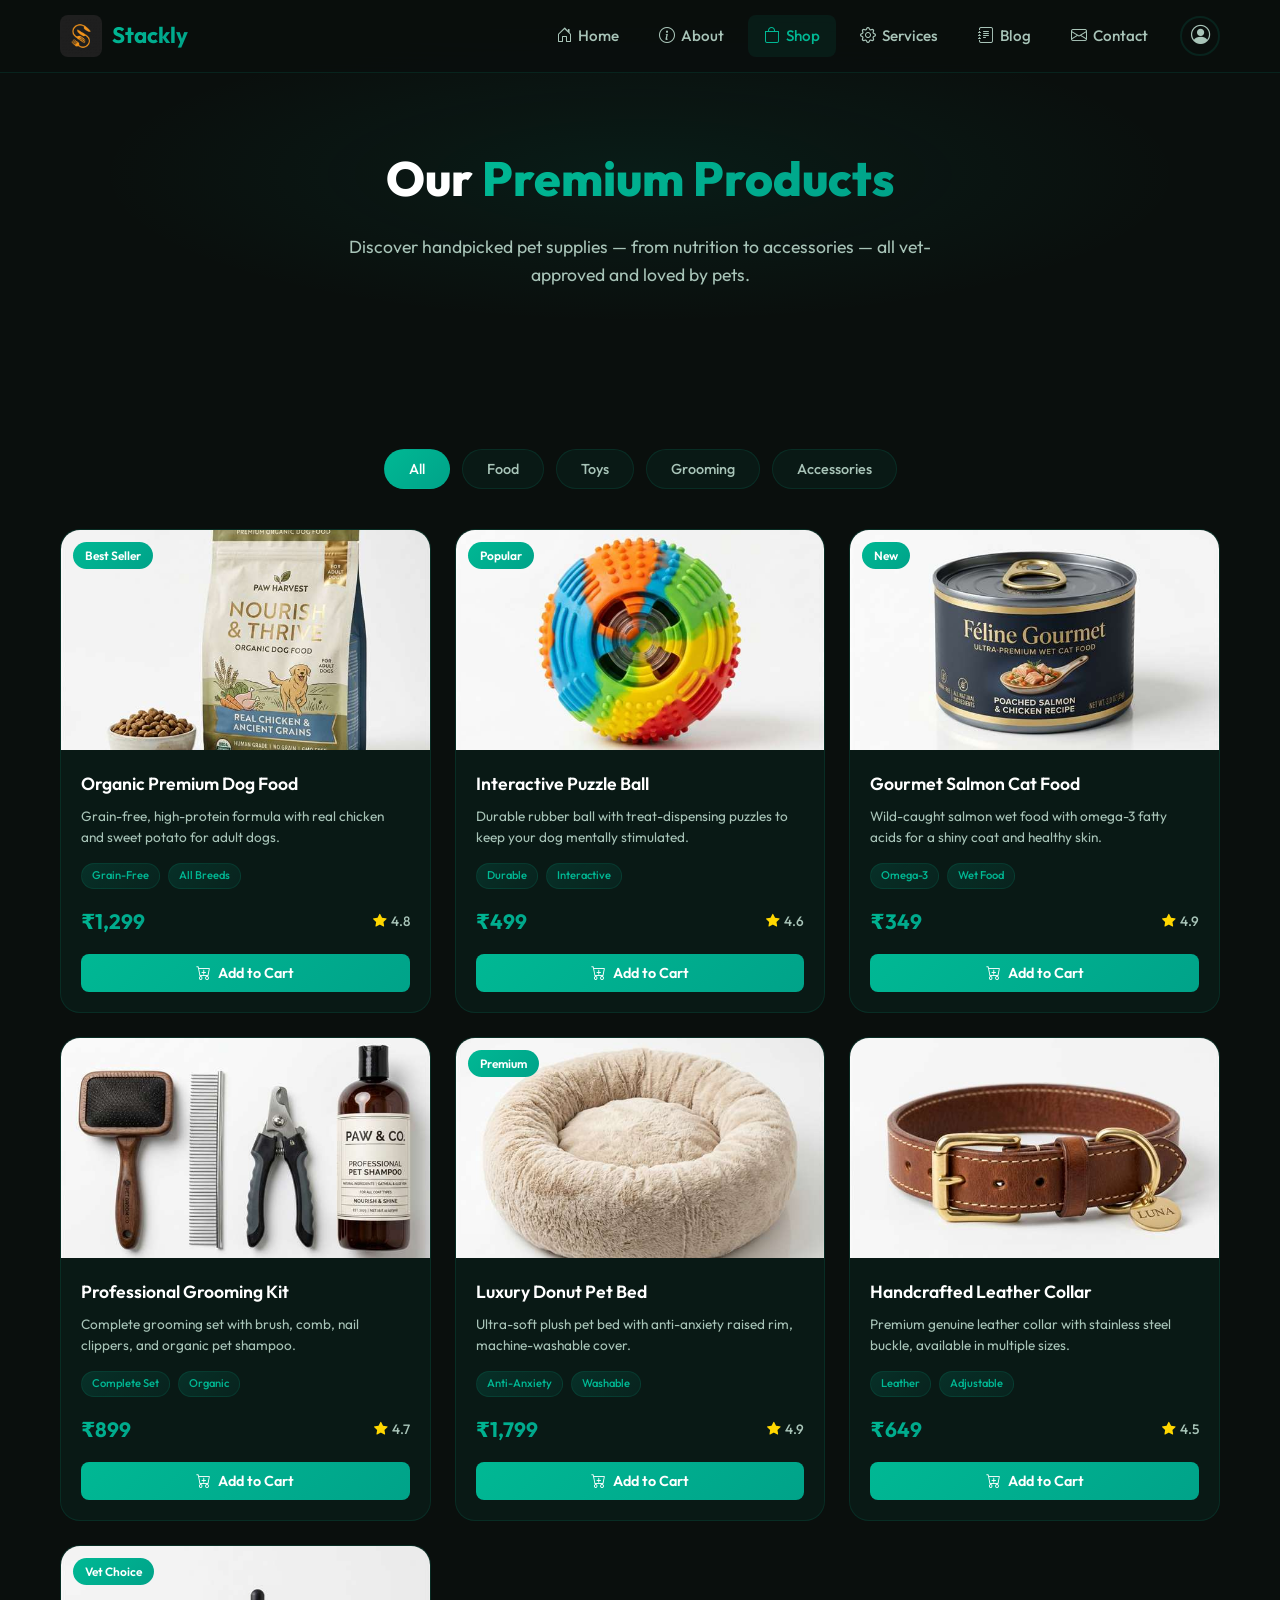
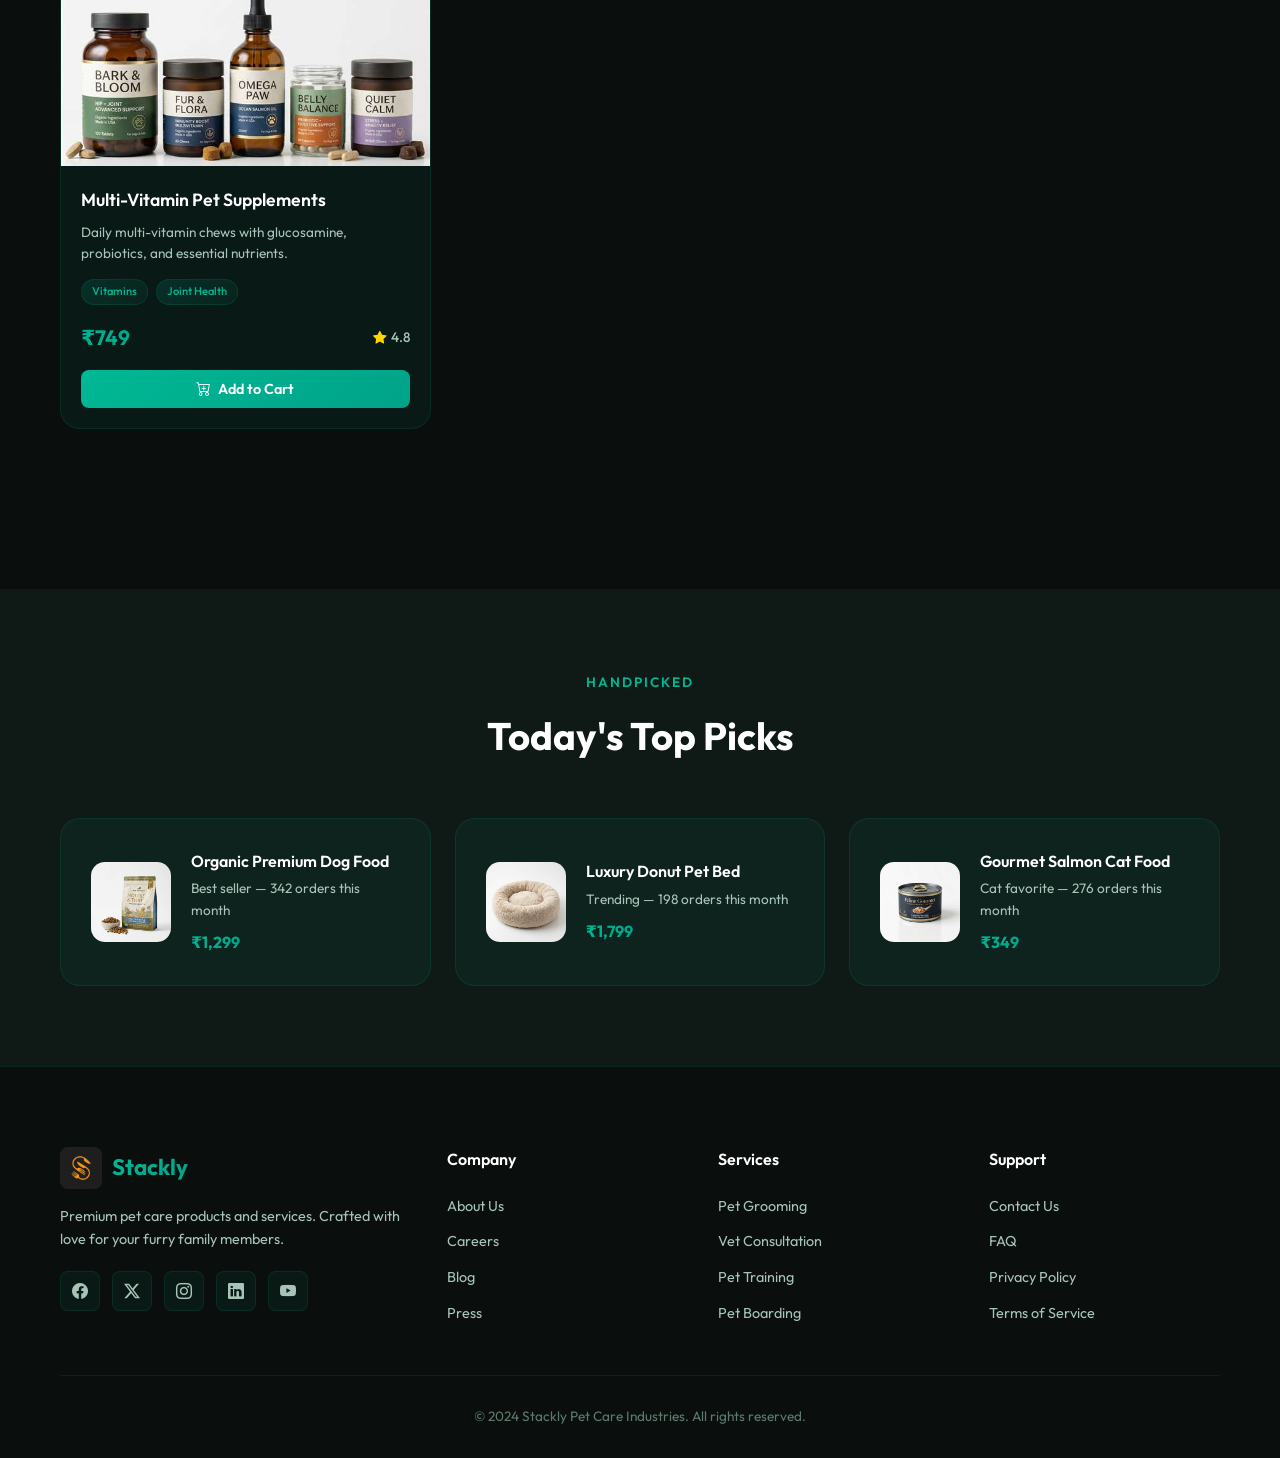
<file: shop.html>
<!DOCTYPE html>
<html lang="en">
<head>
  <meta charset="UTF-8">
  <meta name="viewport" content="width=device-width, initial-scale=1.0">
  <meta name="description" content="Shop premium pet food, toys, grooming supplies, and accessories at Stackly Pet Care. Quality products for dogs, cats, and exotic pets.">
  <title>Stackly || Shop</title>
  <link href="https://cdn.jsdelivr.net/npm/bootstrap-icons@1.11.3/font/bootstrap-icons.css" rel="stylesheet">
  <link rel="stylesheet" href="style.css">
  <link rel="stylesheet" href="shop.css">
</head>
<body>

<!-- NAVBAR -->
<nav class="navbar" id="navbar">
  <div class="container">
    <a href="index.html" class="navbar-brand">
      <img src="logo.webp" alt="Stackly Logo" class="logo-img">
      <span class="brand-text">Stackly</span>
    </a>
    <ul class="nav-links" id="navLinks">
      <li><a href="index.html"><i class="bi bi-house-door"></i> Home</a></li>
      <li><a href="about.html"><i class="bi bi-info-circle"></i> About</a></li>
      <li><a href="shop.html" class="active"><i class="bi bi-bag"></i> Shop</a></li>
      <li><a href="services.html"><i class="bi bi-gear"></i> Services</a></li>
      <li><a href="blog.html"><i class="bi bi-journal-text"></i> Blog</a></li>
      <li><a href="contact.html"><i class="bi bi-envelope"></i> Contact</a></li>
      <li class="profile-dropdown">
        <button class="profile-btn" onclick="toggleDropdown()"><i class="bi bi-person-circle"></i></button>
        <div class="dropdown-menu">
          <a href="login.html"><i class="bi bi-box-arrow-in-right"></i> Login</a>
          <a href="register.html"><i class="bi bi-person-plus"></i> Register</a>
        </div>
      </li>
    </ul>
    <button class="hamburger" onclick="toggleMenu()"><span></span><span></span><span></span></button>
  </div>
</nav>
<div class="nav-overlay"></div>

<!-- SECTION 1: HERO -->
<section class="page-hero">
  <div class="container">
    <h1>Our <span style="background:var(--gradient);-webkit-background-clip:text;-webkit-text-fill-color:transparent">Premium Products</span></h1>
    <p>Discover handpicked pet supplies — from nutrition to accessories — all vet-approved and loved by pets.</p>
  </div>
</section>

<!-- SECTION 2: FILTERS + PRODUCT GRID -->
<section class="services-section">
  <div class="container">
    <div class="menu-filters fade-up">
      <button class="menu-filter-btn active" onclick="filterProducts('all')">All</button>
      <button class="menu-filter-btn" onclick="filterProducts('food')">Food</button>
      <button class="menu-filter-btn" onclick="filterProducts('toys')">Toys</button>
      <button class="menu-filter-btn" onclick="filterProducts('grooming')">Grooming</button>
      <button class="menu-filter-btn" onclick="filterProducts('accessories')">Accessories</button>
    </div>

    <div class="menu-grid">
      <div class="menu-card fade-up" data-category="food">
        <div class="menu-card-img">
          <img src="product-1.webp" alt="Organic Dog Food">
          <span class="menu-card-badge">Best Seller</span>
        </div>
        <div class="menu-card-body">
          <h4>Organic Premium Dog Food</h4>
          <p>Grain-free, high-protein formula with real chicken and sweet potato for adult dogs.</p>
          <div class="menu-card-tags">
            <span class="menu-tag">Grain-Free</span>
            <span class="menu-tag">All Breeds</span>
          </div>
          <div class="menu-card-footer">
            <span class="menu-price">₹1,299</span>
            <span class="menu-rating"><i class="bi bi-star-fill"></i> <span>4.8</span></span>
          </div>
          <button class="add-to-cart" onclick="window.location.href='error.html'"><i class="bi bi-cart-plus"></i> Add to Cart</button>
        </div>
      </div>

      <div class="menu-card fade-up" data-category="toys">
        <div class="menu-card-img">
          <img src="product-2.webp" alt="Interactive Dog Toy">
          <span class="menu-card-badge">Popular</span>
        </div>
        <div class="menu-card-body">
          <h4>Interactive Puzzle Ball</h4>
          <p>Durable rubber ball with treat-dispensing puzzles to keep your dog mentally stimulated.</p>
          <div class="menu-card-tags">
            <span class="menu-tag">Durable</span>
            <span class="menu-tag">Interactive</span>
          </div>
          <div class="menu-card-footer">
            <span class="menu-price">₹499</span>
            <span class="menu-rating"><i class="bi bi-star-fill"></i> <span>4.6</span></span>
          </div>
          <button class="add-to-cart" onclick="window.location.href='error.html'"><i class="bi bi-cart-plus"></i> Add to Cart</button>
        </div>
      </div>

      <div class="menu-card fade-up" data-category="food">
        <div class="menu-card-img">
          <img src="product-3.webp" alt="Gourmet Cat Food">
          <span class="menu-card-badge">New</span>
        </div>
        <div class="menu-card-body">
          <h4>Gourmet Salmon Cat Food</h4>
          <p>Wild-caught salmon wet food with omega-3 fatty acids for a shiny coat and healthy skin.</p>
          <div class="menu-card-tags">
            <span class="menu-tag">Omega-3</span>
            <span class="menu-tag">Wet Food</span>
          </div>
          <div class="menu-card-footer">
            <span class="menu-price">₹349</span>
            <span class="menu-rating"><i class="bi bi-star-fill"></i> <span>4.9</span></span>
          </div>
          <button class="add-to-cart" onclick="window.location.href='error.html'"><i class="bi bi-cart-plus"></i> Add to Cart</button>
        </div>
      </div>

      <div class="menu-card fade-up" data-category="grooming">
        <div class="menu-card-img">
          <img src="product-4.webp" alt="Grooming Kit">
        </div>
        <div class="menu-card-body">
          <h4>Professional Grooming Kit</h4>
          <p>Complete grooming set with brush, comb, nail clippers, and organic pet shampoo.</p>
          <div class="menu-card-tags">
            <span class="menu-tag">Complete Set</span>
            <span class="menu-tag">Organic</span>
          </div>
          <div class="menu-card-footer">
            <span class="menu-price">₹899</span>
            <span class="menu-rating"><i class="bi bi-star-fill"></i> <span>4.7</span></span>
          </div>
          <button class="add-to-cart" onclick="window.location.href='error.html'"><i class="bi bi-cart-plus"></i> Add to Cart</button>
        </div>
      </div>

      <div class="menu-card fade-up" data-category="accessories">
        <div class="menu-card-img">
          <img src="product-5.webp" alt="Luxury Pet Bed">
          <span class="menu-card-badge">Premium</span>
        </div>
        <div class="menu-card-body">
          <h4>Luxury Donut Pet Bed</h4>
          <p>Ultra-soft plush pet bed with anti-anxiety raised rim, machine-washable cover.</p>
          <div class="menu-card-tags">
            <span class="menu-tag">Anti-Anxiety</span>
            <span class="menu-tag">Washable</span>
          </div>
          <div class="menu-card-footer">
            <span class="menu-price">₹1,799</span>
            <span class="menu-rating"><i class="bi bi-star-fill"></i> <span>4.9</span></span>
          </div>
          <button class="add-to-cart" onclick="window.location.href='error.html'"><i class="bi bi-cart-plus"></i> Add to Cart</button>
        </div>
      </div>

      <div class="menu-card fade-up" data-category="accessories">
        <div class="menu-card-img">
          <img src="product-6.webp" alt="Leather Dog Collar">
        </div>
        <div class="menu-card-body">
          <h4>Handcrafted Leather Collar</h4>
          <p>Premium genuine leather collar with stainless steel buckle, available in multiple sizes.</p>
          <div class="menu-card-tags">
            <span class="menu-tag">Leather</span>
            <span class="menu-tag">Adjustable</span>
          </div>
          <div class="menu-card-footer">
            <span class="menu-price">₹649</span>
            <span class="menu-rating"><i class="bi bi-star-fill"></i> <span>4.5</span></span>
          </div>
          <button class="add-to-cart" onclick="window.location.href='error.html'"><i class="bi bi-cart-plus"></i> Add to Cart</button>
        </div>
      </div>

      <div class="menu-card fade-up" data-category="food">
        <div class="menu-card-img">
          <img src="product-7.webp" alt="Pet Supplements">
          <span class="menu-card-badge">Vet Choice</span>
        </div>
        <div class="menu-card-body">
          <h4>Multi-Vitamin Pet Supplements</h4>
          <p>Daily multi-vitamin chews with glucosamine, probiotics, and essential nutrients.</p>
          <div class="menu-card-tags">
            <span class="menu-tag">Vitamins</span>
            <span class="menu-tag">Joint Health</span>
          </div>
          <div class="menu-card-footer">
            <span class="menu-price">₹749</span>
            <span class="menu-rating"><i class="bi bi-star-fill"></i> <span>4.8</span></span>
          </div>
          <button class="add-to-cart" onclick="window.location.href='error.html'"><i class="bi bi-cart-plus"></i> Add to Cart</button>
        </div>
      </div>
    </div>
  </div>
</section>

<!-- SECTION 3: TODAY'S PICKS -->
<section class="picks-section">
  <div class="container">
    <div class="section-header fade-up">
      <div class="section-subtitle">Handpicked</div>
      <h2 class="section-title">Today's Top Picks</h2>
    </div>
    <div class="picks-grid">
      <div class="pick-card fade-up">
        <img src="product-1.webp" alt="Organic Dog Food">
        <div class="pick-info">
          <h4>Organic Premium Dog Food</h4>
          <p>Best seller — 342 orders this month</p>
          <span class="pick-price">₹1,299</span>
        </div>
      </div>
      <div class="pick-card fade-up">
        <img src="product-5.webp" alt="Luxury Pet Bed">
        <div class="pick-info">
          <h4>Luxury Donut Pet Bed</h4>
          <p>Trending — 198 orders this month</p>
          <span class="pick-price">₹1,799</span>
        </div>
      </div>
      <div class="pick-card fade-up">
        <img src="product-3.webp" alt="Cat Food">
        <div class="pick-info">
          <h4>Gourmet Salmon Cat Food</h4>
          <p>Cat favorite — 276 orders this month</p>
          <span class="pick-price">₹349</span>
        </div>
      </div>
    </div>
  </div>
</section>

<!-- FOOTER -->
<footer class="footer">
  <div class="container">
    <div class="footer-grid">
      <div class="footer-brand">
        <a href="index.html" class="navbar-brand">
          <img src="logo.webp" alt="Stackly Logo" class="logo-img">
          <span class="brand-text">Stackly</span>
        </a>
        <p>Premium pet care products and services. Crafted with love for your furry family members.</p>
        <div class="footer-socials">
          <a href="error.html"><i class="bi bi-facebook"></i></a>
          <a href="error.html"><i class="bi bi-twitter-x"></i></a>
          <a href="error.html"><i class="bi bi-instagram"></i></a>
          <a href="error.html"><i class="bi bi-linkedin"></i></a>
          <a href="error.html"><i class="bi bi-youtube"></i></a>
        </div>
      </div>
      <div class="footer-column"><h4>Company</h4><ul><li><a href="about.html">About Us</a></li><li><a href="error.html">Careers</a></li><li><a href="blog.html">Blog</a></li><li><a href="error.html">Press</a></li></ul></div>
      <div class="footer-column"><h4>Services</h4><ul><li><a href="services.html">Pet Grooming</a></li><li><a href="services.html">Vet Consultation</a></li><li><a href="services.html">Pet Training</a></li><li><a href="services.html">Pet Boarding</a></li></ul></div>
      <div class="footer-column"><h4>Support</h4><ul><li><a href="contact.html">Contact Us</a></li><li><a href="error.html">FAQ</a></li><li><a href="error.html">Privacy Policy</a></li><li><a href="error.html">Terms of Service</a></li></ul></div>
    </div>
    <div class="footer-bottom"><p>&copy; 2024 Stackly Pet Care Industries. All rights reserved.</p></div>
  </div>
</footer>

<script src="main.js"></script>
</body>
</html>
</file>
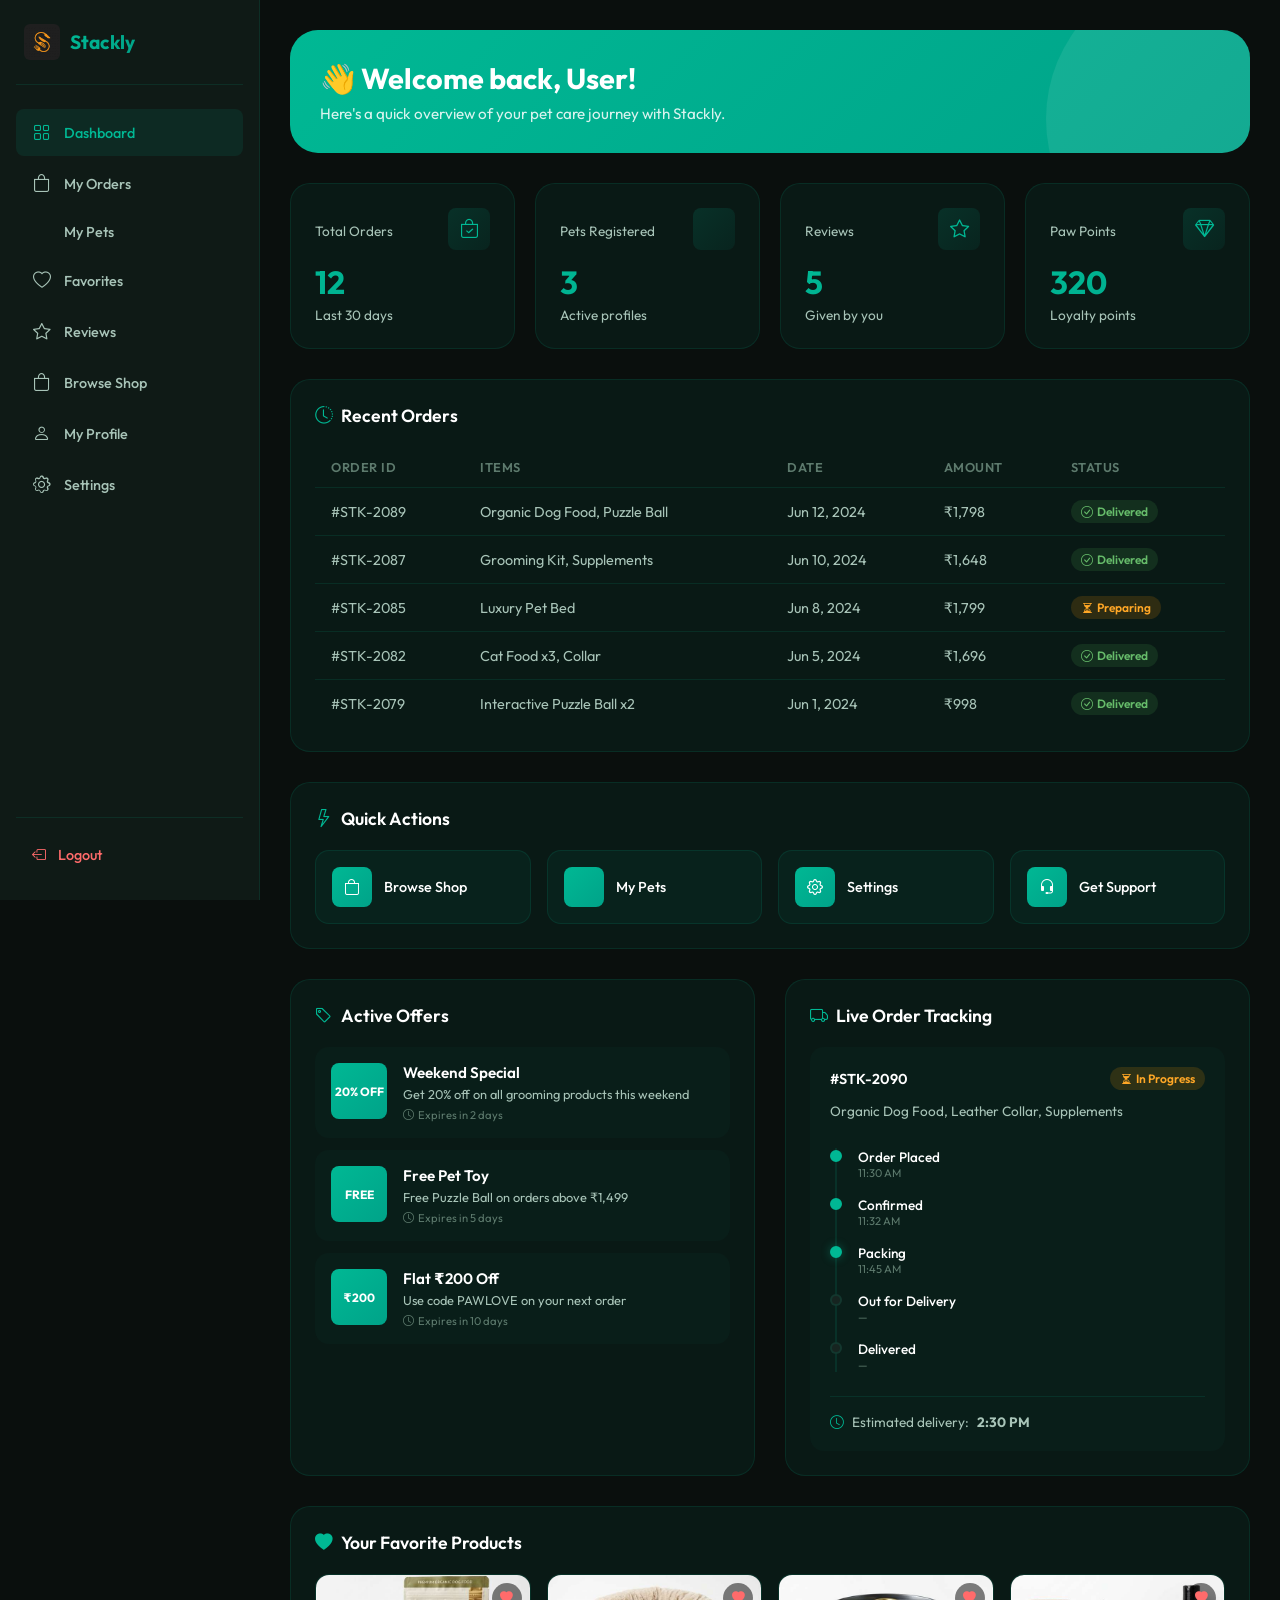
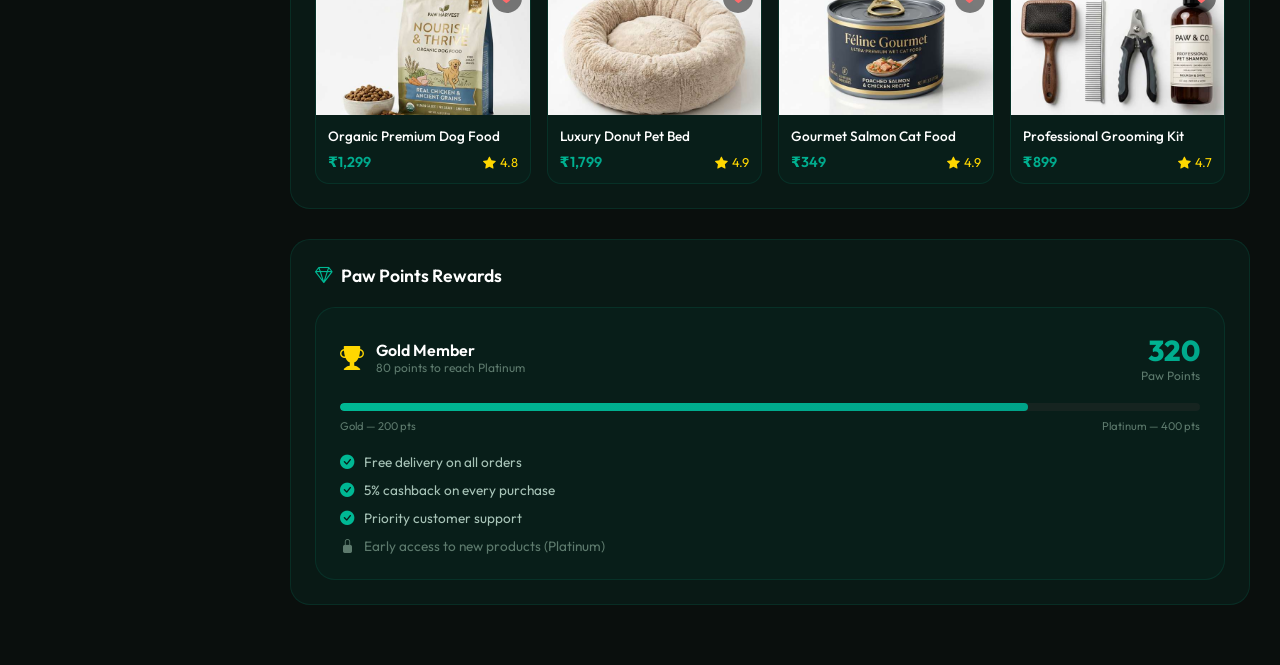
<file: user-dashboard.html>
<!DOCTYPE html>
<html lang="en">
<head>
  <meta charset="UTF-8">
  <meta name="viewport" content="width=device-width, initial-scale=1.0">
  <meta http-equiv="Cache-Control" content="no-cache, no-store, must-revalidate">
  <meta http-equiv="Pragma" content="no-cache">
  <meta http-equiv="Expires" content="0">
  <meta name="description" content="Stackly Pet Care User Dashboard - Manage your orders, pets, and account.">
  <title>Stackly || User Dashboard</title>
  <link href="https://cdn.jsdelivr.net/npm/bootstrap-icons@1.11.3/font/bootstrap-icons.css" rel="stylesheet">
  <link rel="stylesheet" href="dashboard.css">
</head>
<body>

<div class="mobile-header">
  <button class="sidebar-toggle" onclick="document.querySelector('.sidebar').classList.toggle('active')">
    <i class="bi bi-list"></i>
  </button>
  <a href="user-dashboard.html" class="mobile-brand">
    <img src="logo.webp" alt="Stackly Logo" class="mobile-logo">
    <span>Stackly</span>
  </a>
</div>

<div class="dashboard">
  <!-- Sidebar -->
  <aside class="sidebar">
    <a href="user-dashboard.html" class="sidebar-brand">
      <img src="logo.webp" alt="Stackly Logo">
      <span>Stackly</span>
    </a>
    <ul class="sidebar-nav">
      <li><a href="user-dashboard.html" class="active"><i class="bi bi-grid"></i> Dashboard</a></li>
      <li><a href="#"><i class="bi bi-bag"></i> My Orders</a></li>
      <li><a href="#"><i class="bi bi-paw"></i> My Pets</a></li>
      <li><a href="#"><i class="bi bi-heart"></i> Favorites</a></li>
      <li><a href="#"><i class="bi bi-star"></i> Reviews</a></li>
      <li><a href="error.html"><i class="bi bi-bag"></i> Browse Shop</a></li>
      <li><a href="#"><i class="bi bi-person"></i> My Profile</a></li>
      <li><a href="#"><i class="bi bi-gear"></i> Settings</a></li>
    </ul>
    <div class="sidebar-logout">
      <button class="logout-btn" onclick="handleLogout()">
        <i class="bi bi-box-arrow-left"></i> Logout
      </button>
    </div>
  </aside>

  <!-- Main Content -->
  <main class="dashboard-main">
    <!-- Welcome Banner -->
    <div class="welcome-banner">
      <h1>👋 Welcome back, <span id="userName">User</span>!</h1>
      <p>Here's a quick overview of your pet care journey with Stackly.</p>
    </div>

    <!-- Stats -->
    <div class="stats-row">
      <div class="dash-stat-card">
        <div class="stat-header">
          <span class="stat-label">Total Orders</span>
          <i class="bi bi-bag-check"></i>
        </div>
        <div class="stat-value">12</div>
        <div class="stat-label">Last 30 days</div>
      </div>
      <div class="dash-stat-card">
        <div class="stat-header">
          <span class="stat-label">Pets Registered</span>
          <i class="bi bi-paw"></i>
        </div>
        <div class="stat-value">3</div>
        <div class="stat-label">Active profiles</div>
      </div>
      <div class="dash-stat-card">
        <div class="stat-header">
          <span class="stat-label">Reviews</span>
          <i class="bi bi-star"></i>
        </div>
        <div class="stat-value">5</div>
        <div class="stat-label">Given by you</div>
      </div>
      <div class="dash-stat-card">
        <div class="stat-header">
          <span class="stat-label">Paw Points</span>
          <i class="bi bi-gem"></i>
        </div>
        <div class="stat-value">320</div>
        <div class="stat-label">Loyalty points</div>
      </div>
    </div>

    <!-- Recent Orders -->
    <div class="dash-section">
      <h3><i class="bi bi-clock-history"></i> Recent Orders</h3>
      <table class="dash-table">
        <thead>
          <tr>
            <th>Order ID</th>
            <th>Items</th>
            <th>Date</th>
            <th>Amount</th>
            <th>Status</th>
          </tr>
        </thead>
        <tbody>
          <tr>
            <td>#STK-2089</td>
            <td>Organic Dog Food, Puzzle Ball</td>
            <td>Jun 12, 2024</td>
            <td>₹1,798</td>
            <td><span class="status-badge delivered"><i class="bi bi-check-circle"></i> Delivered</span></td>
          </tr>
          <tr>
            <td>#STK-2087</td>
            <td>Grooming Kit, Supplements</td>
            <td>Jun 10, 2024</td>
            <td>₹1,648</td>
            <td><span class="status-badge delivered"><i class="bi bi-check-circle"></i> Delivered</span></td>
          </tr>
          <tr>
            <td>#STK-2085</td>
            <td>Luxury Pet Bed</td>
            <td>Jun 8, 2024</td>
            <td>₹1,799</td>
            <td><span class="status-badge preparing"><i class="bi bi-hourglass-split"></i> Preparing</span></td>
          </tr>
          <tr>
            <td>#STK-2082</td>
            <td>Cat Food x3, Collar</td>
            <td>Jun 5, 2024</td>
            <td>₹1,696</td>
            <td><span class="status-badge delivered"><i class="bi bi-check-circle"></i> Delivered</span></td>
          </tr>
          <tr>
            <td>#STK-2079</td>
            <td>Interactive Puzzle Ball x2</td>
            <td>Jun 1, 2024</td>
            <td>₹998</td>
            <td><span class="status-badge delivered"><i class="bi bi-check-circle"></i> Delivered</span></td>
          </tr>
        </tbody>
      </table>
    </div>

    <!-- Quick Actions -->
    <div class="dash-section">
      <h3><i class="bi bi-lightning"></i> Quick Actions</h3>
      <div class="quick-actions">
        <a href="error.html" class="action-card">
          <i class="bi bi-bag"></i>
          <span>Browse Shop</span>
        </a>
        <a href="#" class="action-card">
          <i class="bi bi-paw"></i>
          <span>My Pets</span>
        </a>
        <a href="#" class="action-card">
          <i class="bi bi-gear"></i>
          <span>Settings</span>
        </a>
        <a href="#" class="action-card">
          <i class="bi bi-headset"></i>
          <span>Get Support</span>
        </a>
      </div>
    </div>

    <!-- Two Column Layout -->
    <div class="dash-two-col">
      <!-- Active Offers -->
      <div class="dash-section">
        <h3><i class="bi bi-tag"></i> Active Offers</h3>
        <div class="offers-list">
          <div class="offer-card">
            <div class="offer-badge">20% OFF</div>
            <div class="offer-info">
              <span class="offer-title">Weekend Special</span>
              <span class="offer-desc">Get 20% off on all grooming products this weekend</span>
              <span class="offer-expiry"><i class="bi bi-clock"></i> Expires in 2 days</span>
            </div>
          </div>
          <div class="offer-card">
            <div class="offer-badge">FREE</div>
            <div class="offer-info">
              <span class="offer-title">Free Pet Toy</span>
              <span class="offer-desc">Free Puzzle Ball on orders above ₹1,499</span>
              <span class="offer-expiry"><i class="bi bi-clock"></i> Expires in 5 days</span>
            </div>
          </div>
          <div class="offer-card">
            <div class="offer-badge">₹200</div>
            <div class="offer-info">
              <span class="offer-title">Flat ₹200 Off</span>
              <span class="offer-desc">Use code PAWLOVE on your next order</span>
              <span class="offer-expiry"><i class="bi bi-clock"></i> Expires in 10 days</span>
            </div>
          </div>
        </div>
      </div>

      <!-- Delivery Tracking -->
      <div class="dash-section">
        <h3><i class="bi bi-truck"></i> Live Order Tracking</h3>
        <div class="tracking-card">
          <div class="tracking-header">
            <span class="tracking-id">#STK-2090</span>
            <span class="status-badge preparing"><i class="bi bi-hourglass-split"></i> In Progress</span>
          </div>
          <div class="tracking-items">Organic Dog Food, Leather Collar, Supplements</div>
          <div class="tracking-timeline">
            <div class="timeline-step completed">
              <div class="timeline-dot"></div>
              <div class="timeline-info">
                <span class="timeline-title">Order Placed</span>
                <span class="timeline-time">11:30 AM</span>
              </div>
            </div>
            <div class="timeline-step completed">
              <div class="timeline-dot"></div>
              <div class="timeline-info">
                <span class="timeline-title">Confirmed</span>
                <span class="timeline-time">11:32 AM</span>
              </div>
            </div>
            <div class="timeline-step active">
              <div class="timeline-dot"></div>
              <div class="timeline-info">
                <span class="timeline-title">Packing</span>
                <span class="timeline-time">11:45 AM</span>
              </div>
            </div>
            <div class="timeline-step">
              <div class="timeline-dot"></div>
              <div class="timeline-info">
                <span class="timeline-title">Out for Delivery</span>
                <span class="timeline-time">—</span>
              </div>
            </div>
            <div class="timeline-step">
              <div class="timeline-dot"></div>
              <div class="timeline-info">
                <span class="timeline-title">Delivered</span>
                <span class="timeline-time">—</span>
              </div>
            </div>
          </div>
          <div class="tracking-eta">
            <i class="bi bi-clock"></i> Estimated delivery: <strong>2:30 PM</strong>
          </div>
        </div>
      </div>
    </div>

    <!-- Favorite Products -->
    <div class="dash-section">
      <h3><i class="bi bi-heart-fill"></i> Your Favorite Products</h3>
      <div class="favorites-grid">
        <div class="favorite-card">
          <div class="favorite-img">
            <img src="product-1.webp" alt="Organic Dog Food">
            <button class="favorite-heart"><i class="bi bi-heart-fill"></i></button>
          </div>
          <div class="favorite-info">
            <span class="favorite-name">Organic Premium Dog Food</span>
            <div class="favorite-meta">
              <span class="favorite-price">₹1,299</span>
              <span class="favorite-rating"><i class="bi bi-star-fill"></i> 4.8</span>
            </div>
          </div>
        </div>
        <div class="favorite-card">
          <div class="favorite-img">
            <img src="product-5.webp" alt="Luxury Pet Bed">
            <button class="favorite-heart"><i class="bi bi-heart-fill"></i></button>
          </div>
          <div class="favorite-info">
            <span class="favorite-name">Luxury Donut Pet Bed</span>
            <div class="favorite-meta">
              <span class="favorite-price">₹1,799</span>
              <span class="favorite-rating"><i class="bi bi-star-fill"></i> 4.9</span>
            </div>
          </div>
        </div>
        <div class="favorite-card">
          <div class="favorite-img">
            <img src="product-3.webp" alt="Cat Food">
            <button class="favorite-heart"><i class="bi bi-heart-fill"></i></button>
          </div>
          <div class="favorite-info">
            <span class="favorite-name">Gourmet Salmon Cat Food</span>
            <div class="favorite-meta">
              <span class="favorite-price">₹349</span>
              <span class="favorite-rating"><i class="bi bi-star-fill"></i> 4.9</span>
            </div>
          </div>
        </div>
        <div class="favorite-card">
          <div class="favorite-img">
            <img src="product-4.webp" alt="Grooming Kit">
            <button class="favorite-heart"><i class="bi bi-heart-fill"></i></button>
          </div>
          <div class="favorite-info">
            <span class="favorite-name">Professional Grooming Kit</span>
            <div class="favorite-meta">
              <span class="favorite-price">₹899</span>
              <span class="favorite-rating"><i class="bi bi-star-fill"></i> 4.7</span>
            </div>
          </div>
        </div>
      </div>
    </div>

    <!-- Loyalty Rewards -->
    <div class="dash-section">
      <h3><i class="bi bi-gem"></i> Paw Points Rewards</h3>
      <div class="loyalty-card">
        <div class="loyalty-header">
          <div class="loyalty-tier">
            <i class="bi bi-trophy-fill"></i>
            <div>
              <span class="loyalty-tier-name">Gold Member</span>
              <span class="loyalty-tier-desc">80 points to reach Platinum</span>
            </div>
          </div>
          <div class="loyalty-points">
            <span class="loyalty-points-value">320</span>
            <span class="loyalty-points-label">Paw Points</span>
          </div>
        </div>
        <div class="loyalty-progress">
          <div class="loyalty-progress-bar" style="width: 80%;"></div>
        </div>
        <div class="loyalty-progress-labels">
          <span>Gold — 200 pts</span>
          <span>Platinum — 400 pts</span>
        </div>
        <div class="loyalty-perks">
          <div class="perk-item">
            <i class="bi bi-check-circle-fill"></i>
            <span>Free delivery on all orders</span>
          </div>
          <div class="perk-item">
            <i class="bi bi-check-circle-fill"></i>
            <span>5% cashback on every purchase</span>
          </div>
          <div class="perk-item">
            <i class="bi bi-check-circle-fill"></i>
            <span>Priority customer support</span>
          </div>
          <div class="perk-item locked">
            <i class="bi bi-lock-fill"></i>
            <span>Early access to new products (Platinum)</span>
          </div>
        </div>
      </div>
    </div>

  </main>
</div>

<script src="main.js"></script>
<script>
  // Load user name from session — shows exact name entered at login (e.g., Jane, John, Robert)
  var name = sessionStorage.getItem('userName') || 'User';
  document.getElementById('userName').textContent = name;
</script>
</body>
</html>
</file>
<file: style.css>
/* ===== STACKLY PET CARE - GLOBAL DESIGN SYSTEM ===== */
@import url('https://fonts.googleapis.com/css2?family=Outfit:wght@300;400;500;600;700;800&display=swap');

:root {
  --bg-primary: #0a0f0d;
  --bg-secondary: #0f1a16;
  --bg-tertiary: #162420;
  --bg-card: rgba(0, 184, 148, 0.06);
  --bg-card-hover: rgba(0, 184, 148, 0.12);
  --accent: #00b894;
  --accent-hover: #00d9a7;
  --accent-secondary: #00a389;
  --accent-glow: rgba(0, 184, 148, 0.3);
  --text-primary: #ffffff;
  --text-secondary: #a8c4b8;
  --text-muted: #5d7a6d;
  --gradient: linear-gradient(135deg, #00b894, #00a389);
  --gradient-soft: linear-gradient(135deg, rgba(0,184,148,0.15), rgba(0,163,137,0.08));
  --border-color: rgba(0, 184, 148, 0.12);
  --border-glow: rgba(0, 184, 148, 0.25);
  --shadow-card: 0 8px 32px rgba(0, 0, 0, 0.4);
  --shadow-hover: 0 16px 48px rgba(0, 184, 148, 0.15);
  --radius-sm: 8px;
  --radius-md: 14px;
  --radius-lg: 20px;
  --radius-xl: 28px;
  --transition: all 0.3s cubic-bezier(0.25, 0.46, 0.45, 0.94);
  --font: 'Outfit', system-ui, -apple-system, sans-serif;
}

* {
  margin: 0;
  padding: 0;
  box-sizing: border-box;
}

html {
  scroll-behavior: smooth;
}

body {
  font-family: var(--font);
  background: var(--bg-primary);
  color: var(--text-primary);
  line-height: 1.6;
  overflow-x: hidden;
}

a {
  text-decoration: none;
  color: inherit;
  transition: var(--transition);
}

img {
  max-width: 100%;
  height: auto;
  display: block;
}

.container {
  max-width: 1200px;
  margin: 0 auto;
  padding: 0 20px;
}

/* ===== NAVBAR ===== */
.navbar {
  position: fixed;
  top: 0;
  left: 0;
  right: 0;
  z-index: 1000;
  padding: 15px 0;
  background: rgba(10, 15, 13, 0.85);
  backdrop-filter: blur(20px);
  -webkit-backdrop-filter: blur(20px);
  border-bottom: 1px solid var(--border-color);
  transition: var(--transition);
}

.navbar.scrolled {
  padding: 10px 0;
  background: rgba(10, 15, 13, 0.95);
}

.navbar .container {
  display: flex;
  align-items: center;
  justify-content: space-between;
}

.navbar-brand {
  display: flex;
  align-items: center;
  gap: 10px;
}

.logo-img {
  height: 42px;
  width: auto;
  border-radius: 8px;
}

.brand-text {
  font-size: 1.4rem;
  font-weight: 700;
  background: var(--gradient);
  -webkit-background-clip: text;
  -webkit-text-fill-color: transparent;
  background-clip: text;
}

.nav-links {
  display: flex;
  align-items: center;
  gap: 8px;
  list-style: none;
}

.nav-links a {
  padding: 8px 16px;
  border-radius: var(--radius-sm);
  color: var(--text-secondary);
  font-size: 0.95rem;
  font-weight: 500;
  display: flex;
  align-items: center;
  gap: 6px;
  transition: var(--transition);
}

.nav-links a:hover,
.nav-links a.active {
  color: var(--accent);
  background: rgba(0, 184, 148, 0.08);
}

.nav-links a i {
  font-size: 1rem;
}

/* Profile Dropdown */
.profile-dropdown {
  position: relative;
  margin-left: 8px;
}

.profile-btn {
  background: none;
  border: 2px solid var(--border-color);
  border-radius: 50%;
  width: 40px;
  height: 40px;
  display: flex;
  align-items: center;
  justify-content: center;
  cursor: pointer;
  color: var(--text-secondary);
  font-size: 1.2rem;
  transition: var(--transition);
}

.profile-btn:hover {
  border-color: var(--accent);
  color: var(--accent);
}

.dropdown-menu {
  position: absolute;
  top: calc(100% + 10px);
  right: 0;
  min-width: 180px;
  background: var(--bg-tertiary);
  border: 1px solid var(--border-color);
  border-radius: var(--radius-md);
  padding: 8px;
  opacity: 0;
  visibility: hidden;
  transform: translateY(-10px);
  transition: var(--transition);
  box-shadow: var(--shadow-card);
}

.dropdown-menu.show {
  opacity: 1;
  visibility: visible;
  transform: translateY(0);
}

.dropdown-menu a {
  display: flex;
  align-items: center;
  gap: 10px;
  padding: 10px 14px;
  border-radius: var(--radius-sm);
  color: var(--text-secondary);
  font-size: 0.9rem;
}

.dropdown-menu a:hover {
  background: rgba(0, 184, 148, 0.1);
  color: var(--accent);
}

/* Hamburger */
.hamburger {
  display: none;
  flex-direction: column;
  gap: 5px;
  cursor: pointer;
  background: none;
  border: none;
  padding: 5px;
}

.hamburger span {
  width: 24px;
  height: 2px;
  background: var(--text-secondary);
  border-radius: 2px;
  transition: var(--transition);
}

.hamburger.active span:nth-child(1) {
  transform: rotate(45deg) translate(5px, 5px);
}

.hamburger.active span:nth-child(2) {
  opacity: 0;
}

.hamburger.active span:nth-child(3) {
  transform: rotate(-45deg) translate(5px, -5px);
}

/* Nav Overlay */
.nav-overlay {
  display: none;
  position: fixed;
  top: 0;
  left: 0;
  right: 0;
  bottom: 0;
  background: rgba(0, 0, 0, 0.5);
  z-index: 998;
}

.nav-overlay.active {
  display: block;
}

/* ===== HERO SECTION ===== */
.hero-section {
  min-height: 100vh;
  display: flex;
  align-items: center;
  padding: 120px 0 80px;
  background: radial-gradient(ellipse at 20% 50%, rgba(0, 184, 148, 0.08) 0%, transparent 60%),
              radial-gradient(ellipse at 80% 20%, rgba(0, 163, 137, 0.06) 0%, transparent 50%),
              var(--bg-primary);
  position: relative;
  overflow: hidden;
}

.hero-section::before {
  content: '';
  position: absolute;
  top: -50%;
  right: -20%;
  width: 600px;
  height: 600px;
  background: radial-gradient(circle, rgba(0, 184, 148, 0.06), transparent 70%);
  border-radius: 50%;
  animation: float 8s ease-in-out infinite;
}

@keyframes float {
  0%, 100% { transform: translateY(0) rotate(0deg); }
  50% { transform: translateY(-30px) rotate(5deg); }
}

.hero-grid {
  display: grid;
  grid-template-columns: 1fr 1fr;
  gap: 60px;
  align-items: center;
}

.hero-content {
  position: relative;
  z-index: 2;
}

.hero-badge {
  display: inline-flex;
  align-items: center;
  gap: 8px;
  padding: 8px 18px;
  background: var(--gradient-soft);
  border: 1px solid var(--border-color);
  border-radius: 50px;
  font-size: 0.85rem;
  color: var(--accent);
  margin-bottom: 24px;
  font-weight: 500;
}

.hero-badge i {
  font-size: 0.9rem;
}

.hero-title {
  font-size: 3.5rem;
  font-weight: 800;
  line-height: 1.1;
  margin-bottom: 20px;
}

.hero-title span {
  background: var(--gradient);
  -webkit-background-clip: text;
  -webkit-text-fill-color: transparent;
  background-clip: text;
}

.hero-text {
  font-size: 1.1rem;
  color: var(--text-secondary);
  max-width: 480px;
  margin-bottom: 36px;
  line-height: 1.7;
}

.hero-buttons {
  display: flex;
  gap: 16px;
  flex-wrap: wrap;
}

.hero-image {
  position: relative;
  z-index: 2;
}

.hero-image img {
  width: 100%;
  border-radius: var(--radius-xl);
  box-shadow: 0 30px 60px rgba(0, 0, 0, 0.5);
  animation: heroFloat 6s ease-in-out infinite;
}

@keyframes heroFloat {
  0%, 100% { transform: translateY(0); }
  50% { transform: translateY(-15px); }
}

/* ===== BUTTONS ===== */
.btn-primary {
  display: inline-flex;
  align-items: center;
  gap: 8px;
  padding: 14px 32px;
  background: var(--gradient);
  color: #fff;
  font-size: 0.95rem;
  font-weight: 600;
  border-radius: var(--radius-md);
  border: none;
  cursor: pointer;
  transition: var(--transition);
  font-family: var(--font);
}

.btn-primary:hover {
  transform: translateY(-2px);
  box-shadow: 0 10px 30px rgba(0, 184, 148, 0.3);
}

.btn-secondary {
  display: inline-flex;
  align-items: center;
  gap: 8px;
  padding: 14px 32px;
  background: transparent;
  color: var(--text-secondary);
  font-size: 0.95rem;
  font-weight: 600;
  border-radius: var(--radius-md);
  border: 1px solid var(--border-color);
  cursor: pointer;
  transition: var(--transition);
  font-family: var(--font);
}

.btn-secondary:hover {
  border-color: var(--accent);
  color: var(--accent);
  background: rgba(0, 184, 148, 0.05);
}

/* ===== STATS SECTION ===== */
.stats-section {
  padding: 80px 0;
  background: var(--bg-secondary);
  border-top: 1px solid var(--border-color);
  border-bottom: 1px solid var(--border-color);
}

.stats-title {
  text-align: center;
  font-size: 2.2rem;
  font-weight: 700;
  margin-bottom: 50px;
}

.stats-title span {
  background: var(--gradient);
  -webkit-background-clip: text;
  -webkit-text-fill-color: transparent;
  background-clip: text;
}

.stats-grid {
  display: grid;
  grid-template-columns: repeat(3, 1fr);
  gap: 30px;
}

.stat-card {
  text-align: center;
  padding: 40px 20px;
  background: var(--bg-card);
  border: 1px solid var(--border-color);
  border-radius: var(--radius-lg);
  transition: var(--transition);
}

.stat-card:hover {
  border-color: var(--border-glow);
  background: var(--bg-card-hover);
  transform: translateY(-5px);
  box-shadow: var(--shadow-hover);
}

.stat-icon {
  font-size: 2.5rem;
  color: var(--accent);
  margin-bottom: 16px;
}

.stat-number {
  font-size: 2.8rem;
  font-weight: 800;
  background: var(--gradient);
  -webkit-background-clip: text;
  -webkit-text-fill-color: transparent;
  background-clip: text;
}

.stat-label {
  font-size: 0.95rem;
  color: var(--text-secondary);
  margin-top: 8px;
}

/* ===== WHY CHOOSE US (TABS) ===== */
.why-section {
  padding: 100px 0;
  background: var(--bg-primary);
}

.section-header {
  text-align: center;
  margin-bottom: 50px;
}

.section-subtitle {
  display: inline-block;
  font-size: 0.85rem;
  font-weight: 600;
  color: var(--accent);
  text-transform: uppercase;
  letter-spacing: 2px;
  margin-bottom: 12px;
}

.section-title {
  font-size: 2.4rem;
  font-weight: 700;
  margin-bottom: 16px;
}

.section-desc {
  font-size: 1.05rem;
  color: var(--text-secondary);
  max-width: 600px;
  margin: 0 auto;
}

.tab-buttons {
  display: flex;
  justify-content: center;
  gap: 12px;
  margin-bottom: 40px;
  flex-wrap: wrap;
}

.tab-btn {
  padding: 12px 28px;
  background: var(--bg-card);
  border: 1px solid var(--border-color);
  border-radius: 50px;
  color: var(--text-secondary);
  font-size: 0.9rem;
  font-weight: 500;
  cursor: pointer;
  transition: var(--transition);
  font-family: var(--font);
}

.tab-btn:hover {
  border-color: var(--accent);
  color: var(--accent);
}

.tab-btn.active {
  background: var(--gradient);
  color: #fff;
  border-color: transparent;
}

.tab-content {
  display: none;
}

.tab-content.active {
  display: block;
  animation: fadeIn 0.4s ease;
}

@keyframes fadeIn {
  from { opacity: 0; transform: translateY(10px); }
  to { opacity: 1; transform: translateY(0); }
}

.feature-grid {
  display: grid;
  grid-template-columns: repeat(4, 1fr);
  gap: 24px;
}

.feature-card {
  padding: 30px;
  background: var(--bg-card);
  border: 1px solid var(--border-color);
  border-radius: var(--radius-lg);
  transition: var(--transition);
}

.feature-card:hover {
  border-color: var(--border-glow);
  transform: translateY(-5px);
  box-shadow: var(--shadow-hover);
}

.feature-icon {
  width: 52px;
  height: 52px;
  display: flex;
  align-items: center;
  justify-content: center;
  background: var(--gradient-soft);
  border-radius: var(--radius-md);
  color: var(--accent);
  font-size: 1.4rem;
  margin-bottom: 20px;
}

.feature-card h4 {
  font-size: 1.05rem;
  font-weight: 600;
  margin-bottom: 10px;
}

.feature-card p {
  font-size: 0.9rem;
  color: var(--text-secondary);
  line-height: 1.6;
}

/* ===== PLATFORM SECTION ===== */
.platform-section {
  padding: 100px 0;
  background: var(--bg-secondary);
}

.platform-grid {
  display: grid;
  grid-template-columns: 1fr 1fr;
  gap: 30px;
}

.platform-card {
  padding: 40px;
  background: var(--bg-card);
  border: 1px solid var(--border-color);
  border-radius: var(--radius-xl);
  overflow: hidden;
  transition: var(--transition);
}

.platform-card:hover {
  border-color: var(--border-glow);
  box-shadow: var(--shadow-hover);
}

.platform-card img {
  width: 100%;
  height: 200px;
  object-fit: cover;
  border-radius: var(--radius-md);
  margin-bottom: 24px;
}

.platform-card h3 {
  font-size: 1.4rem;
  font-weight: 600;
  margin-bottom: 12px;
}

.platform-card p {
  color: var(--text-secondary);
  font-size: 0.95rem;
  margin-bottom: 20px;
  line-height: 1.6;
}

.learn-link {
  display: inline-flex;
  align-items: center;
  gap: 6px;
  color: var(--accent);
  font-weight: 600;
  font-size: 0.9rem;
}

.learn-link:hover {
  gap: 10px;
}

/* ===== SERVICES GRID ===== */
.services-section {
  padding: 100px 0;
  background: var(--bg-primary);
}

.services-grid {
  display: grid;
  grid-template-columns: repeat(3, 1fr);
  gap: 24px;
}

.service-card {
  padding: 35px;
  background: var(--bg-card);
  border: 1px solid var(--border-color);
  border-radius: var(--radius-lg);
  transition: var(--transition);
  text-align: center;
}

.service-card:hover {
  border-color: var(--border-glow);
  transform: translateY(-5px);
  box-shadow: var(--shadow-hover);
}

.service-icon {
  width: 64px;
  height: 64px;
  display: flex;
  align-items: center;
  justify-content: center;
  background: var(--gradient);
  border-radius: var(--radius-md);
  color: #fff;
  font-size: 1.6rem;
  margin: 0 auto 20px;
}

.service-card h4 {
  font-size: 1.1rem;
  font-weight: 600;
  margin-bottom: 12px;
}

.service-card p {
  color: var(--text-secondary);
  font-size: 0.9rem;
  margin-bottom: 16px;
  line-height: 1.6;
}

/* ===== SMALL BUSINESS SECTION ===== */
.small-biz-section {
  padding: 100px 0;
  background: var(--bg-secondary);
}

.small-biz-grid {
  display: grid;
  grid-template-columns: 1fr 1fr;
  gap: 60px;
  align-items: center;
}

.small-biz-content h2 {
  font-size: 2.2rem;
  font-weight: 700;
  margin-bottom: 20px;
}

.small-biz-content p {
  color: var(--text-secondary);
  font-size: 1rem;
  margin-bottom: 30px;
  line-height: 1.7;
}

.biz-features {
  list-style: none;
  display: flex;
  flex-direction: column;
  gap: 16px;
}

.biz-features li {
  display: flex;
  align-items: center;
  gap: 12px;
  color: var(--text-secondary);
  font-size: 0.95rem;
}

.biz-features li i {
  color: var(--accent);
  font-size: 1.2rem;
  flex-shrink: 0;
}

.small-biz-image img {
  width: 100%;
  border-radius: var(--radius-xl);
  box-shadow: var(--shadow-card);
}

/* ===== SPOTLIGHT SECTION ===== */
.spotlight-section {
  padding: 100px 0;
  background: var(--bg-primary);
  position: relative;
  overflow: hidden;
}

.spotlight-section::before {
  content: '';
  position: absolute;
  top: 50%;
  left: 50%;
  transform: translate(-50%, -50%);
  width: 500px;
  height: 500px;
  background: radial-gradient(circle, rgba(0, 184, 148, 0.05), transparent 70%);
  border-radius: 50%;
}

.spotlight-grid {
  display: grid;
  grid-template-columns: 1fr 1fr;
  gap: 60px;
  align-items: center;
}

.spotlight-image img {
  width: 100%;
  border-radius: var(--radius-xl);
  box-shadow: var(--shadow-card);
}

.spotlight-list {
  list-style: none;
  display: flex;
  flex-direction: column;
  gap: 20px;
  margin-top: 30px;
}

.spotlight-list li {
  display: flex;
  gap: 16px;
  padding: 16px;
  background: var(--bg-card);
  border: 1px solid var(--border-color);
  border-radius: var(--radius-md);
  transition: var(--transition);
}

.spotlight-list li:hover {
  border-color: var(--border-glow);
}

.spotlight-list li i {
  color: var(--accent);
  font-size: 1.3rem;
  flex-shrink: 0;
  margin-top: 4px;
}

.spotlight-list h4 {
  font-size: 1rem;
  font-weight: 600;
  margin-bottom: 6px;
}

.spotlight-list p {
  font-size: 0.9rem;
  color: var(--text-secondary);
  line-height: 1.6;
}

/* ===== SOLUTIONS SECTION ===== */
.solutions-section {
  padding: 100px 0;
  background: var(--bg-secondary);
}

.solutions-grid {
  display: grid;
  grid-template-columns: repeat(4, 1fr);
  gap: 24px;
}

.solution-card {
  padding: 35px;
  background: var(--bg-card);
  border: 1px solid var(--border-color);
  border-radius: var(--radius-lg);
  transition: var(--transition);
  text-align: center;
}

.solution-card:hover {
  border-color: var(--border-glow);
  transform: translateY(-5px);
  box-shadow: var(--shadow-hover);
}

.solution-card i {
  font-size: 2.5rem;
  color: var(--accent);
  margin-bottom: 20px;
  display: block;
}

.solution-card h4 {
  font-size: 1.1rem;
  font-weight: 600;
  margin-bottom: 12px;
}

.solution-card p {
  color: var(--text-secondary);
  font-size: 0.9rem;
  margin-bottom: 16px;
  line-height: 1.6;
}

/* ===== FOOTER ===== */
.footer {
  padding: 80px 0 30px;
  background: var(--bg-primary);
  border-top: 1px solid var(--border-color);
}

.footer-grid {
  display: grid;
  grid-template-columns: 1.5fr 1fr 1fr 1fr;
  gap: 40px;
  margin-bottom: 40px;
}

.footer-brand p {
  color: var(--text-secondary);
  font-size: 0.9rem;
  margin-top: 16px;
  line-height: 1.6;
}

.footer-socials {
  display: flex;
  gap: 12px;
  margin-top: 20px;
}

.footer-socials a {
  width: 40px;
  height: 40px;
  display: flex;
  align-items: center;
  justify-content: center;
  background: var(--bg-card);
  border: 1px solid var(--border-color);
  border-radius: var(--radius-sm);
  color: var(--text-secondary);
  font-size: 1rem;
  transition: var(--transition);
}

.footer-socials a:hover {
  background: var(--gradient);
  color: #fff;
  border-color: transparent;
  transform: translateY(-3px);
}

.footer-column h4 {
  font-size: 1rem;
  font-weight: 600;
  margin-bottom: 20px;
  color: var(--text-primary);
}

.footer-column ul {
  list-style: none;
}

.footer-column ul li {
  margin-bottom: 10px;
}

.footer-column ul a {
  color: var(--text-secondary);
  font-size: 0.9rem;
}

.footer-column ul a:hover {
  color: var(--accent);
}

.footer-bottom {
  padding-top: 30px;
  border-top: 1px solid var(--border-color);
  text-align: center;
}

.footer-bottom p {
  color: var(--text-muted);
  font-size: 0.85rem;
}

/* ===== PAGE HERO (Inner pages) ===== */
.page-hero {
  padding: 140px 0 60px;
  text-align: center;
  background: radial-gradient(ellipse at center, rgba(0, 184, 148, 0.08) 0%, transparent 60%),
              var(--bg-primary);
}

.page-hero h1 {
  font-size: 3rem;
  font-weight: 800;
  margin-bottom: 16px;
}

.page-hero p {
  font-size: 1.1rem;
  color: var(--text-secondary);
  max-width: 600px;
  margin: 0 auto;
}

/* ===== RESPONSIVE ===== */
@media (max-width: 1024px) {
  .hero-title { font-size: 2.8rem; }
  .feature-grid { grid-template-columns: repeat(2, 1fr); }
  .solutions-grid { grid-template-columns: repeat(2, 1fr); }
  .footer-grid { grid-template-columns: 1fr 1fr; gap: 30px; }
}

@media (max-width: 768px) {
  .hamburger { display: flex; }

  .nav-links {
    position: fixed;
    top: 0;
    right: -100%;
    width: 280px;
    height: 100vh;
    background: var(--bg-secondary);
    flex-direction: column;
    padding: 80px 20px 20px;
    border-left: 1px solid var(--border-color);
    z-index: 999;
    transition: var(--transition);
    align-items: flex-start;
  }

  .nav-links.active {
    right: 0;
  }

  .nav-links a {
    width: 100%;
    padding: 12px 16px;
  }

  .hero-grid { grid-template-columns: 1fr; gap: 40px; }
  .hero-title { font-size: 2.4rem; }
  .hero-image { order: -1; }
  .stats-grid { grid-template-columns: 1fr; }
  .platform-grid { grid-template-columns: 1fr; }
  .services-grid { grid-template-columns: 1fr; }
  .small-biz-grid { grid-template-columns: 1fr; }
  .spotlight-grid { grid-template-columns: 1fr; }
  .solutions-grid { grid-template-columns: 1fr; }
  .feature-grid { grid-template-columns: 1fr; }
  .footer-grid { grid-template-columns: 1fr; }
  .section-title { font-size: 1.8rem; }
  .stats-title { font-size: 1.6rem; }
  .page-hero h1 { font-size: 2.2rem; }
}

@media (max-width: 480px) {
  .hero-title { font-size: 2rem; }
  .hero-buttons { flex-direction: column; }
  .container { padding: 0 16px; }
}
</file>
<file: about.css>
/* ===== ABOUT PAGE ===== */
.mission-section {
  padding: 100px 0;
  background: var(--bg-secondary);
}

.mission-grid {
  display: grid;
  grid-template-columns: 1fr 1fr;
  gap: 60px;
  align-items: center;
}

.mission-content h2 {
  font-size: 2.2rem;
  font-weight: 700;
  margin-bottom: 20px;
}

.mission-content p {
  color: var(--text-secondary);
  font-size: 1rem;
  margin-bottom: 16px;
  line-height: 1.7;
}

.mission-image img {
  width: 100%;
  border-radius: var(--radius-xl);
  box-shadow: var(--shadow-card);
}

/* Team Section */
.team-section {
  padding: 100px 0;
  background: var(--bg-primary);
}

.team-grid {
  display: grid;
  grid-template-columns: repeat(4, 1fr);
  gap: 24px;
}

.team-card {
  background: var(--bg-card);
  border: 1px solid var(--border-color);
  border-radius: var(--radius-lg);
  overflow: hidden;
  transition: var(--transition);
}

.team-card:hover {
  border-color: var(--border-glow);
  transform: translateY(-5px);
  box-shadow: var(--shadow-hover);
}

.team-card img {
  width: 100%;
  height: 240px;
  object-fit: cover;
}

.team-info {
  padding: 20px;
  text-align: center;
}

.team-info h4 {
  font-size: 1.1rem;
  font-weight: 600;
  margin-bottom: 4px;
}

.team-info p {
  color: var(--text-secondary);
  font-size: 0.85rem;
  margin-bottom: 12px;
}

.team-socials {
  display: flex;
  justify-content: center;
  gap: 10px;
}

.team-socials a {
  width: 34px;
  height: 34px;
  display: flex;
  align-items: center;
  justify-content: center;
  background: var(--bg-card);
  border: 1px solid var(--border-color);
  border-radius: var(--radius-sm);
  color: var(--text-secondary);
  font-size: 0.85rem;
  transition: var(--transition);
}

.team-socials a:hover {
  background: var(--gradient);
  color: #fff;
  border-color: transparent;
}

/* Timeline */
.timeline-section {
  padding: 100px 0;
  background: var(--bg-secondary);
}

.timeline {
  max-width: 700px;
  margin: 0 auto;
  position: relative;
  padding-left: 40px;
}

.timeline::before {
  content: '';
  position: absolute;
  left: 12px;
  top: 0;
  bottom: 0;
  width: 2px;
  background: var(--border-color);
}

.timeline-item {
  position: relative;
  margin-bottom: 40px;
  padding: 20px;
  background: var(--bg-card);
  border: 1px solid var(--border-color);
  border-radius: var(--radius-md);
  transition: var(--transition);
}

.timeline-item:hover {
  border-color: var(--border-glow);
}

.timeline-item .timeline-dot {
  position: absolute;
  left: -34px;
  top: 24px;
  width: 12px;
  height: 12px;
  background: var(--accent);
  border-radius: 50%;
  box-shadow: 0 0 12px var(--accent-glow);
}

.timeline-item .year {
  display: inline-block;
  padding: 2px 12px;
  background: var(--gradient-soft);
  border-radius: 20px;
  font-size: 0.8rem;
  font-weight: 600;
  color: var(--accent);
  margin-bottom: 8px;
}

.timeline-item h4 {
  font-size: 1.05rem;
  font-weight: 600;
  margin-bottom: 8px;
}

.timeline-item p {
  font-size: 0.9rem;
  color: var(--text-secondary);
  line-height: 1.6;
}

/* CTA Section */
.cta-section {
  padding: 80px 0;
  background: var(--bg-primary);
  text-align: center;
}

.cta-section h2 {
  font-size: 2.2rem;
  font-weight: 700;
  margin-bottom: 16px;
}

.cta-section p {
  color: var(--text-secondary);
  font-size: 1.05rem;
  margin-bottom: 30px;
}

/* Responsive */
@media (max-width: 768px) {
  .mission-grid { grid-template-columns: 1fr; }
  .team-grid { grid-template-columns: 1fr 1fr; }
}

@media (max-width: 480px) {
  .team-grid { grid-template-columns: 1fr; }
}
</file>
<file: dashboard.css>
/* ===== DASHBOARD STYLES ===== */
@import url('https://fonts.googleapis.com/css2?family=Outfit:wght@300;400;500;600;700;800&display=swap');

:root {
  --bg-primary: #0a0f0d;
  --bg-secondary: #0f1a16;
  --bg-tertiary: #162420;
  --bg-card: rgba(0, 184, 148, 0.06);
  --bg-card-hover: rgba(0, 184, 148, 0.12);
  --accent: #00b894;
  --accent-secondary: #00a389;
  --gradient: linear-gradient(135deg, #00b894, #00a389);
  --gradient-soft: linear-gradient(135deg, rgba(0,184,148,0.15), rgba(0,163,137,0.08));
  --text-primary: #ffffff;
  --text-secondary: #a8c4b8;
  --text-muted: #5d7a6d;
  --border-color: rgba(0, 184, 148, 0.12);
  --border-glow: rgba(0, 184, 148, 0.25);
  --shadow-card: 0 8px 32px rgba(0, 0, 0, 0.4);
  --radius-sm: 8px;
  --radius-md: 14px;
  --radius-lg: 20px;
  --radius-xl: 28px;
  --transition: all 0.3s cubic-bezier(0.25, 0.46, 0.45, 0.94);
  --font: 'Outfit', system-ui, sans-serif;
}

* { margin: 0; padding: 0; box-sizing: border-box; }

body {
  font-family: var(--font);
  background: var(--bg-primary);
  color: var(--text-primary);
  min-height: 100vh;
  overflow-x: hidden;
  width: 100%;
  max-width: 100vw;
}

a {
  text-decoration: none;
  color: inherit;
  transition: var(--transition);
}

img {
  max-width: 100%;
  height: auto;
  display: block;
}

/* Dashboard Layout */
.dashboard {
  display: flex;
  min-height: 100vh;
  width: 100%;
  overflow-x: hidden;
}

/* Sidebar */
.sidebar {
  width: 260px;
  background: var(--bg-secondary);
  border-right: 1px solid var(--border-color);
  padding: 24px 16px;
  display: flex;
  flex-direction: column;
  position: fixed;
  top: 0;
  left: 0;
  height: 100vh;
  z-index: 100;
  transition: var(--transition);
}

.sidebar-brand {
  display: flex;
  align-items: center;
  gap: 10px;
  padding: 0 8px 24px;
  border-bottom: 1px solid var(--border-color);
  margin-bottom: 24px;
}

.sidebar-brand img {
  height: 36px;
  width: auto;
  border-radius: 6px;
}

.sidebar-brand span {
  font-size: 1.2rem;
  font-weight: 700;
  background: var(--gradient);
  -webkit-background-clip: text;
  -webkit-text-fill-color: transparent;
  background-clip: text;
}

.sidebar-nav {
  list-style: none;
  display: flex;
  flex-direction: column;
  gap: 4px;
  flex-grow: 1;
}

.sidebar-nav a {
  display: flex;
  align-items: center;
  gap: 12px;
  padding: 12px 16px;
  border-radius: var(--radius-sm);
  color: var(--text-secondary);
  font-size: 0.9rem;
  font-weight: 500;
  transition: var(--transition);
}

.sidebar-nav a:hover,
.sidebar-nav a.active {
  background: rgba(0, 184, 148, 0.1);
  color: var(--accent);
}

.sidebar-nav a i {
  font-size: 1.1rem;
  width: 20px;
  text-align: center;
}

.sidebar-logout {
  margin-top: auto;
  padding-top: 16px;
  border-top: 1px solid var(--border-color);
}

.logout-btn {
  display: flex;
  align-items: center;
  gap: 12px;
  padding: 12px 16px;
  border-radius: var(--radius-sm);
  color: #ff6b6b;
  font-size: 0.9rem;
  font-weight: 500;
  width: 100%;
  background: none;
  border: none;
  cursor: pointer;
  font-family: var(--font);
  transition: var(--transition);
}

.logout-btn:hover {
  background: rgba(255, 100, 100, 0.1);
}

/* Main Content */
.dashboard-main {
  flex: 1;
  margin-left: 260px;
  padding: 30px;
}

/* Mobile Header */
.mobile-header {
  display: none;
  position: fixed;
  top: 0;
  left: 0;
  right: 0;
  height: 60px;
  background: var(--bg-secondary);
  border-bottom: 1px solid var(--border-color);
  z-index: 150;
  align-items: center;
  justify-content: space-between;
  padding: 0 16px;
}

.mobile-brand {
  display: flex;
  align-items: center;
  gap: 8px;
}

.mobile-brand img {
  height: 32px;
  width: auto;
  border-radius: 6px;
}

.mobile-brand span {
  font-size: 1.1rem;
  font-weight: 700;
  background: var(--gradient);
  -webkit-background-clip: text;
  -webkit-text-fill-color: transparent;
  background-clip: text;
}

/* Welcome Banner */
.welcome-banner {
  padding: 30px;
  background: var(--gradient);
  border-radius: var(--radius-xl);
  margin-bottom: 30px;
  position: relative;
  overflow: hidden;
}

.welcome-banner::before {
  content: '';
  position: absolute;
  top: -50%;
  right: -10%;
  width: 300px;
  height: 300px;
  background: rgba(255, 255, 255, 0.08);
  border-radius: 50%;
}

.welcome-banner h1 {
  font-size: 1.8rem;
  font-weight: 700;
  margin-bottom: 8px;
  position: relative;
  z-index: 1;
}

.welcome-banner p {
  font-size: 0.95rem;
  opacity: 0.85;
  position: relative;
  z-index: 1;
}

/* Stat Cards */
.stats-row {
  display: grid;
  grid-template-columns: repeat(auto-fit, minmax(200px, 1fr));
  gap: 20px;
  margin-bottom: 30px;
}

.dash-stat-card {
  padding: 24px;
  background: var(--bg-card);
  border: 1px solid var(--border-color);
  border-radius: var(--radius-lg);
  transition: var(--transition);
}

.dash-stat-card:hover {
  border-color: var(--border-glow);
  transform: translateY(-3px);
}

.dash-stat-card .stat-header {
  display: flex;
  align-items: center;
  justify-content: space-between;
  margin-bottom: 12px;
}

.dash-stat-card .stat-header i {
  width: 42px;
  height: 42px;
  display: flex;
  align-items: center;
  justify-content: center;
  background: var(--gradient-soft);
  border-radius: var(--radius-sm);
  color: var(--accent);
  font-size: 1.2rem;
}

.dash-stat-card .stat-value {
  font-size: 2rem;
  font-weight: 700;
  background: var(--gradient);
  -webkit-background-clip: text;
  -webkit-text-fill-color: transparent;
  background-clip: text;
}

.dash-stat-card .stat-label {
  font-size: 0.85rem;
  color: var(--text-secondary);
  margin-top: 4px;
}

/* Table Section */
.dash-section {
  background: var(--bg-card);
  border: 1px solid var(--border-color);
  border-radius: var(--radius-lg);
  padding: 24px;
  margin-bottom: 30px;
}

.dash-section h3 {
  font-size: 1.1rem;
  font-weight: 600;
  margin-bottom: 20px;
  display: flex;
  align-items: center;
  gap: 8px;
}

.dash-section h3 i {
  color: var(--accent);
}

.dash-table {
  width: 100%;
  border-collapse: collapse;
}

.dash-table th,
.dash-table td {
  padding: 12px 16px;
  text-align: left;
  border-bottom: 1px solid var(--border-color);
  font-size: 0.9rem;
}

.dash-table th {
  color: var(--text-muted);
  font-weight: 600;
  font-size: 0.8rem;
  text-transform: uppercase;
  letter-spacing: 0.5px;
}

.dash-table td {
  color: var(--text-secondary);
}

.dash-table tr:last-child td {
  border-bottom: none;
}

.dash-table tr:hover td {
  background: rgba(0, 184, 148, 0.04);
}

/* Status Badges */
.status-badge {
  display: inline-flex;
  align-items: center;
  gap: 4px;
  padding: 4px 10px;
  border-radius: 20px;
  font-size: 0.75rem;
  font-weight: 600;
}

.status-badge.delivered {
  background: rgba(76, 175, 80, 0.15);
  color: #66bb6a;
}

.status-badge.preparing {
  background: rgba(255, 152, 0, 0.15);
  color: #ffa726;
}

.status-badge.pending {
  background: rgba(156, 39, 176, 0.15);
  color: #ba68c8;
}

.status-badge.cancelled {
  background: rgba(244, 67, 54, 0.15);
  color: #ef5350;
}

/* Quick Actions */
.quick-actions {
  display: grid;
  grid-template-columns: repeat(auto-fit, minmax(180px, 1fr));
  gap: 16px;
}

.action-card {
  display: flex;
  align-items: center;
  gap: 12px;
  padding: 16px;
  background: var(--bg-card);
  border: 1px solid var(--border-color);
  border-radius: var(--radius-md);
  cursor: pointer;
  transition: var(--transition);
}

.action-card:hover {
  border-color: var(--border-glow);
  transform: translateY(-2px);
}

.action-card i {
  width: 40px;
  height: 40px;
  display: flex;
  align-items: center;
  justify-content: center;
  background: var(--gradient);
  border-radius: var(--radius-sm);
  color: #fff;
  font-size: 1rem;
}

.action-card span {
  font-size: 0.9rem;
  font-weight: 500;
}

/* Two Column Layout */
.dash-two-col {
  display: grid;
  grid-template-columns: 1fr 1fr;
  gap: 30px;
}

/* Top Items List */
.top-items-list {
  display: flex;
  flex-direction: column;
  gap: 12px;
}

.top-item {
  display: flex;
  align-items: center;
  gap: 16px;
  padding: 12px;
  background: rgba(0, 184, 148, 0.03);
  border-radius: var(--radius-sm);
  transition: var(--transition);
}

.top-item:hover {
  background: rgba(0, 184, 148, 0.08);
}

.top-item-rank {
  width: 32px;
  height: 32px;
  display: flex;
  align-items: center;
  justify-content: center;
  background: var(--gradient-soft);
  border-radius: 50%;
  font-size: 0.8rem;
  font-weight: 700;
  color: var(--accent);
  flex-shrink: 0;
}

.top-item-info {
  flex: 1;
}

.top-item-name {
  display: block;
  font-size: 0.9rem;
  font-weight: 500;
}

.top-item-meta {
  display: block;
  font-size: 0.75rem;
  color: var(--text-muted);
}

.top-item-revenue {
  font-size: 0.9rem;
  font-weight: 600;
  color: var(--accent);
}

/* Chart */
.chart-container {
  display: flex;
  align-items: flex-end;
  gap: 12px;
  height: 200px;
  padding: 20px 0;
}

.chart-bar-group {
  flex: 1;
  display: flex;
  flex-direction: column;
  align-items: center;
  gap: 8px;
  height: 100%;
  justify-content: flex-end;
}

.chart-bar {
  width: 100%;
  max-width: 40px;
  background: var(--gradient);
  border-radius: 6px 6px 0 0;
  position: relative;
  cursor: pointer;
  transition: var(--transition);
  opacity: 0.7;
}

.chart-bar:hover {
  opacity: 1;
}

.chart-bar.highlight {
  opacity: 1;
}

.chart-tooltip {
  display: none;
  position: absolute;
  top: -30px;
  left: 50%;
  transform: translateX(-50%);
  padding: 4px 10px;
  background: var(--bg-tertiary);
  border: 1px solid var(--border-color);
  border-radius: 6px;
  font-size: 0.7rem;
  color: var(--accent);
  white-space: nowrap;
}

.chart-bar:hover .chart-tooltip {
  display: block;
}

.chart-label {
  font-size: 0.75rem;
  color: var(--text-muted);
}

.chart-summary {
  display: flex;
  gap: 30px;
  padding-top: 16px;
  border-top: 1px solid var(--border-color);
  margin-top: 16px;
}

.chart-summary-label {
  display: block;
  font-size: 0.75rem;
  color: var(--text-muted);
}

.chart-summary-value {
  display: block;
  font-size: 1.1rem;
  font-weight: 700;
  color: var(--text-primary);
}

.chart-summary-value.positive {
  color: #66bb6a;
}

/* Staff Grid */
.staff-grid {
  display: grid;
  grid-template-columns: repeat(2, 1fr);
  gap: 16px;
}

.staff-card {
  display: flex;
  align-items: center;
  gap: 12px;
  padding: 16px;
  background: rgba(0, 184, 148, 0.03);
  border-radius: var(--radius-md);
  transition: var(--transition);
}

.staff-card:hover {
  background: rgba(0, 184, 148, 0.08);
}

.staff-avatar {
  width: 42px;
  height: 42px;
  display: flex;
  align-items: center;
  justify-content: center;
  background: var(--gradient-soft);
  border-radius: 50%;
  color: var(--accent);
  font-size: 1.1rem;
  flex-shrink: 0;
}

.staff-info {
  flex: 1;
}

.staff-name {
  display: block;
  font-size: 0.9rem;
  font-weight: 500;
}

.staff-role {
  display: block;
  font-size: 0.75rem;
  color: var(--text-muted);
}

/* Alert List */
.alert-list {
  display: flex;
  flex-direction: column;
  gap: 12px;
}

.alert-item {
  display: flex;
  align-items: center;
  gap: 16px;
  padding: 16px;
  border-radius: var(--radius-md);
  transition: var(--transition);
}

.alert-item.critical {
  background: rgba(244, 67, 54, 0.08);
  border-left: 3px solid #ef5350;
}

.alert-item.warning {
  background: rgba(255, 152, 0, 0.08);
  border-left: 3px solid #ffa726;
}

.alert-item.info {
  background: rgba(0, 184, 148, 0.08);
  border-left: 3px solid var(--accent);
}

.alert-icon {
  flex-shrink: 0;
  font-size: 1.2rem;
}

.alert-item.critical .alert-icon { color: #ef5350; }
.alert-item.warning .alert-icon { color: #ffa726; }
.alert-item.info .alert-icon { color: var(--accent); }

.alert-info {
  flex: 1;
}

.alert-title {
  display: block;
  font-size: 0.9rem;
  font-weight: 500;
  margin-bottom: 2px;
}

.alert-desc {
  display: block;
  font-size: 0.75rem;
  color: var(--text-muted);
}

.alert-action {
  padding: 6px 16px;
  background: var(--gradient);
  border-radius: 20px;
  font-size: 0.75rem;
  font-weight: 600;
  color: #fff;
  flex-shrink: 0;
}

.alert-action.done {
  background: rgba(76, 175, 80, 0.15);
  color: #66bb6a;
}

/* Reviews Grid */
.reviews-grid {
  display: grid;
  grid-template-columns: repeat(3, 1fr);
  gap: 16px;
}

.review-card {
  padding: 20px;
  background: rgba(0, 184, 148, 0.03);
  border: 1px solid var(--border-color);
  border-radius: var(--radius-md);
  transition: var(--transition);
}

.review-card:hover {
  border-color: var(--border-glow);
}

.review-header {
  display: flex;
  align-items: center;
  justify-content: space-between;
  margin-bottom: 12px;
}

.review-user {
  display: flex;
  align-items: center;
  gap: 10px;
}

.review-avatar {
  width: 36px;
  height: 36px;
  display: flex;
  align-items: center;
  justify-content: center;
  background: var(--gradient);
  border-radius: 50%;
  font-size: 0.75rem;
  font-weight: 700;
  color: #fff;
}

.review-name {
  display: block;
  font-size: 0.85rem;
  font-weight: 500;
}

.review-date {
  display: block;
  font-size: 0.7rem;
  color: var(--text-muted);
}

.review-stars {
  color: #ffd700;
  font-size: 0.75rem;
}

.review-text {
  font-size: 0.85rem;
  color: var(--text-secondary);
  line-height: 1.6;
  margin-bottom: 12px;
  font-style: italic;
}

.review-dish {
  display: inline-flex;
  align-items: center;
  gap: 6px;
  font-size: 0.75rem;
  color: var(--text-muted);
  padding: 4px 10px;
  background: var(--gradient-soft);
  border-radius: 20px;
}

/* User Dashboard - Offers */
.offers-list {
  display: flex;
  flex-direction: column;
  gap: 12px;
}

.offer-card {
  display: flex;
  gap: 16px;
  padding: 16px;
  background: rgba(0, 184, 148, 0.03);
  border-radius: var(--radius-md);
  transition: var(--transition);
}

.offer-card:hover {
  background: rgba(0, 184, 148, 0.08);
}

.offer-badge {
  width: 56px;
  height: 56px;
  display: flex;
  align-items: center;
  justify-content: center;
  background: var(--gradient);
  border-radius: var(--radius-sm);
  font-size: 0.75rem;
  font-weight: 700;
  color: #fff;
  flex-shrink: 0;
}

.offer-info {
  flex: 1;
}

.offer-title {
  display: block;
  font-size: 0.95rem;
  font-weight: 600;
  margin-bottom: 4px;
}

.offer-desc {
  display: block;
  font-size: 0.8rem;
  color: var(--text-secondary);
  margin-bottom: 6px;
}

.offer-expiry {
  display: flex;
  align-items: center;
  gap: 4px;
  font-size: 0.7rem;
  color: var(--text-muted);
}

/* Tracking Card */
.tracking-card {
  padding: 20px;
  background: rgba(0, 184, 148, 0.03);
  border-radius: var(--radius-md);
}

.tracking-header {
  display: flex;
  align-items: center;
  justify-content: space-between;
  margin-bottom: 12px;
}

.tracking-id {
  font-weight: 600;
  font-size: 0.9rem;
}

.tracking-items {
  font-size: 0.85rem;
  color: var(--text-secondary);
  margin-bottom: 20px;
}

.tracking-timeline {
  display: flex;
  flex-direction: column;
  gap: 0;
  padding-left: 20px;
  position: relative;
}

.tracking-timeline::before {
  content: '';
  position: absolute;
  left: 5px;
  top: 8px;
  bottom: 8px;
  width: 2px;
  background: var(--border-color);
}

.timeline-step {
  display: flex;
  align-items: flex-start;
  gap: 16px;
  padding: 8px 0;
  position: relative;
}

.timeline-step .timeline-dot {
  width: 12px;
  height: 12px;
  border-radius: 50%;
  background: var(--bg-tertiary);
  border: 2px solid var(--border-color);
  flex-shrink: 0;
  margin-left: -20px;
  margin-top: 2px;
  z-index: 1;
}

.timeline-step.completed .timeline-dot {
  background: var(--accent);
  border-color: var(--accent);
}

.timeline-step.active .timeline-dot {
  background: var(--accent);
  border-color: var(--accent);
  box-shadow: 0 0 10px rgba(0, 184, 148, 0.4);
}

.timeline-title {
  display: block;
  font-size: 0.85rem;
  font-weight: 500;
}

.timeline-time {
  display: block;
  font-size: 0.7rem;
  color: var(--text-muted);
}

.tracking-eta {
  margin-top: 16px;
  padding-top: 16px;
  border-top: 1px solid var(--border-color);
  font-size: 0.85rem;
  color: var(--text-secondary);
  display: flex;
  align-items: center;
  gap: 8px;
}

.tracking-eta i {
  color: var(--accent);
}

/* Favorites Grid */
.favorites-grid {
  display: grid;
  grid-template-columns: repeat(4, 1fr);
  gap: 16px;
}

.favorite-card {
  background: rgba(0, 184, 148, 0.03);
  border: 1px solid var(--border-color);
  border-radius: var(--radius-md);
  overflow: hidden;
  transition: var(--transition);
}

.favorite-card:hover {
  border-color: var(--border-glow);
  transform: translateY(-3px);
}

.favorite-img {
  position: relative;
}

.favorite-img img {
  width: 100%;
  height: 140px;
  object-fit: cover;
}

.favorite-heart {
  position: absolute;
  top: 8px;
  right: 8px;
  width: 30px;
  height: 30px;
  display: flex;
  align-items: center;
  justify-content: center;
  background: rgba(0, 0, 0, 0.5);
  border: none;
  border-radius: 50%;
  color: #ff6b6b;
  cursor: pointer;
  font-size: 0.8rem;
}

.favorite-info {
  padding: 12px;
}

.favorite-name {
  display: block;
  font-size: 0.85rem;
  font-weight: 500;
  margin-bottom: 8px;
}

.favorite-meta {
  display: flex;
  align-items: center;
  justify-content: space-between;
}

.favorite-price {
  font-weight: 600;
  background: var(--gradient);
  -webkit-background-clip: text;
  -webkit-text-fill-color: transparent;
  background-clip: text;
  font-size: 0.9rem;
}

.favorite-rating {
  display: flex;
  align-items: center;
  gap: 4px;
  color: #ffd700;
  font-size: 0.8rem;
}

/* Loyalty Card */
.loyalty-card {
  padding: 24px;
  background: rgba(0, 184, 148, 0.03);
  border: 1px solid var(--border-color);
  border-radius: var(--radius-lg);
}

.loyalty-header {
  display: flex;
  align-items: center;
  justify-content: space-between;
  margin-bottom: 20px;
}

.loyalty-tier {
  display: flex;
  align-items: center;
  gap: 12px;
}

.loyalty-tier i {
  font-size: 1.5rem;
  color: #ffd700;
}

.loyalty-tier-name {
  display: block;
  font-size: 1rem;
  font-weight: 600;
}

.loyalty-tier-desc {
  display: block;
  font-size: 0.75rem;
  color: var(--text-muted);
}

.loyalty-points {
  text-align: right;
}

.loyalty-points-value {
  display: block;
  font-size: 1.8rem;
  font-weight: 800;
  background: var(--gradient);
  -webkit-background-clip: text;
  -webkit-text-fill-color: transparent;
  background-clip: text;
}

.loyalty-points-label {
  display: block;
  font-size: 0.75rem;
  color: var(--text-muted);
}

.loyalty-progress {
  height: 8px;
  background: var(--bg-tertiary);
  border-radius: 10px;
  overflow: hidden;
  margin-bottom: 8px;
}

.loyalty-progress-bar {
  height: 100%;
  background: var(--gradient);
  border-radius: 10px;
  transition: width 1s ease;
}

.loyalty-progress-labels {
  display: flex;
  justify-content: space-between;
  font-size: 0.7rem;
  color: var(--text-muted);
  margin-bottom: 20px;
}

.loyalty-perks {
  display: flex;
  flex-direction: column;
  gap: 10px;
}

.perk-item {
  display: flex;
  align-items: center;
  gap: 10px;
  font-size: 0.85rem;
  color: var(--text-secondary);
}

.perk-item i {
  color: var(--accent);
  font-size: 0.9rem;
}

.perk-item.locked {
  color: var(--text-muted);
}

.perk-item.locked i {
  color: var(--text-muted);
}

/* Mobile Sidebar Toggle */
.sidebar-toggle {
  display: none;
  width: 40px;
  height: 40px;
  background: var(--gradient);
  border: none;
  border-radius: var(--radius-sm);
  color: #fff;
  font-size: 1.2rem;
  cursor: pointer;
  align-items: center;
  justify-content: center;
}

/* Responsive */
@media (max-width: 768px) {
  .sidebar {
    transform: translateX(-100%);
  }

  .sidebar.active {
    transform: translateX(0);
    box-shadow: 0 0 30px rgba(0, 0, 0, 0.8);
  }

  .mobile-header {
    display: flex;
  }

  .dashboard-main {
    margin-left: 0;
    padding: 80px 16px 16px;
    width: 100%;
    min-width: 0;
    overflow-x: hidden;
  }

  .sidebar-toggle {
    display: flex;
  }

  .welcome-banner h1 {
    font-size: 1.4rem;
  }

  .stats-row {
    grid-template-columns: 1fr 1fr;
    gap: 12px;
  }

  .dash-stat-card {
    padding: 16px;
  }

  .dash-section {
    padding: 16px;
    margin-bottom: 20px;
    width: 100%;
    overflow-x: hidden;
  }

  .dash-table {
    display: block;
    width: 100%;
    overflow-x: auto;
    -webkit-overflow-scrolling: touch;
  }

  .quick-actions {
    grid-template-columns: 1fr;
  }

  .dash-two-col {
    grid-template-columns: 1fr;
    gap: 20px;
  }

  /* Loyalty Card on Mobile */
  .loyalty-header {
    flex-direction: column;
    align-items: flex-start;
    gap: 12px;
  }

  .loyalty-points {
    text-align: left;
  }

  /* Alert Items on Mobile */
  .alert-item {
    flex-direction: column;
    align-items: flex-start;
    gap: 12px;
  }

  .alert-action {
    align-self: flex-start;
  }

  /* Tracking Card on Mobile */
  .tracking-header {
    flex-direction: column;
    align-items: flex-start;
    gap: 8px;
  }

  .reviews-grid {
    grid-template-columns: 1fr;
  }

  .staff-grid {
    grid-template-columns: 1fr;
  }

  .favorites-grid {
    grid-template-columns: 1fr 1fr;
    gap: 16px;
  }
}

@media (max-width: 480px) {
  .stats-row {
    grid-template-columns: 1fr;
  }

  .favorites-grid {
    grid-template-columns: 1fr;
  }
}
</file>
<file: blog.css>
/* ===== BLOG PAGE ===== */

/* Featured Post */
.featured-section {
  padding: 80px 0;
  background: var(--bg-secondary);
}

.featured-post {
  display: grid;
  grid-template-columns: 1.2fr 1fr;
  gap: 40px;
  align-items: center;
  background: var(--bg-card);
  border: 1px solid var(--border-color);
  border-radius: var(--radius-xl);
  overflow: hidden;
  transition: var(--transition);
}

.featured-post:hover {
  border-color: var(--border-glow);
  box-shadow: var(--shadow-hover);
}

.featured-post img {
  width: 100%;
  height: 350px;
  object-fit: cover;
}

.featured-content {
  padding: 30px 30px 30px 0;
}

.featured-content .blog-category {
  display: inline-block;
  padding: 4px 14px;
  background: var(--gradient);
  border-radius: 20px;
  font-size: 0.75rem;
  font-weight: 600;
  color: #fff;
  margin-bottom: 16px;
}

.featured-content h2 {
  font-size: 1.8rem;
  font-weight: 700;
  margin-bottom: 12px;
  line-height: 1.3;
}

.featured-content p {
  color: var(--text-secondary);
  font-size: 0.95rem;
  line-height: 1.6;
  margin-bottom: 20px;
}

.blog-meta {
  display: flex;
  align-items: center;
  gap: 16px;
  color: var(--text-muted);
  font-size: 0.85rem;
}

.blog-meta span {
  display: flex;
  align-items: center;
  gap: 6px;
}

/* Blog Grid */
.blog-grid-section {
  padding: 80px 0;
  background: var(--bg-primary);
}

.blog-grid {
  display: grid;
  grid-template-columns: repeat(3, 1fr);
  gap: 24px;
}

.blog-card {
  background: var(--bg-card);
  border: 1px solid var(--border-color);
  border-radius: var(--radius-lg);
  overflow: hidden;
  transition: var(--transition);
}

.blog-card:hover {
  border-color: var(--border-glow);
  transform: translateY(-5px);
  box-shadow: var(--shadow-hover);
}

.blog-card-img {
  position: relative;
  overflow: hidden;
}

.blog-card-img img {
  width: 100%;
  height: 200px;
  object-fit: cover;
  transition: var(--transition);
}

.blog-card:hover .blog-card-img img {
  transform: scale(1.05);
}

.blog-card-img .blog-category {
  position: absolute;
  top: 12px;
  left: 12px;
  padding: 4px 12px;
  background: var(--gradient);
  border-radius: 20px;
  font-size: 0.7rem;
  font-weight: 600;
  color: #fff;
}

.blog-card-body {
  padding: 20px;
}

.blog-card-body h4 {
  font-size: 1.1rem;
  font-weight: 600;
  margin-bottom: 10px;
  line-height: 1.4;
}

.blog-card-body p {
  color: var(--text-secondary);
  font-size: 0.85rem;
  line-height: 1.6;
  margin-bottom: 16px;
}

.blog-card .blog-meta {
  padding-top: 16px;
  border-top: 1px solid var(--border-color);
}

.read-more {
  display: inline-flex;
  align-items: center;
  gap: 6px;
  color: var(--accent);
  font-weight: 600;
  font-size: 0.85rem;
  margin-top: 12px;
}

.read-more:hover {
  gap: 10px;
}

/* Newsletter */
.newsletter-section {
  padding: 80px 0;
  background: var(--bg-secondary);
  text-align: center;
}

.newsletter-form {
  max-width: 500px;
  margin: 30px auto 0;
  display: flex;
  gap: 12px;
}

.newsletter-form input {
  flex: 1;
  padding: 14px 20px;
  background: var(--bg-card);
  border: 1px solid var(--border-color);
  border-radius: var(--radius-md);
  color: var(--text-primary);
  font-family: var(--font);
  font-size: 0.95rem;
  outline: none;
  transition: var(--transition);
}

.newsletter-form input::placeholder {
  color: var(--text-muted);
}

.newsletter-form input:focus {
  border-color: var(--accent);
}

.newsletter-form button {
  padding: 14px 28px;
  background: var(--gradient);
  border: none;
  border-radius: var(--radius-md);
  color: #fff;
  font-size: 0.95rem;
  font-weight: 600;
  cursor: pointer;
  font-family: var(--font);
  transition: var(--transition);
  white-space: nowrap;
}

.newsletter-form button:hover {
  transform: translateY(-2px);
  box-shadow: 0 8px 20px rgba(0, 184, 148, 0.3);
}

/* Responsive */
@media (max-width: 768px) {
  .featured-post { grid-template-columns: 1fr; }
  .featured-content { padding: 20px; }
  .blog-grid { grid-template-columns: 1fr; }
  .newsletter-form { flex-direction: column; }
}

@media (max-width: 1024px) {
  .blog-grid { grid-template-columns: repeat(2, 1fr); }
}
</file>
<file: contact.css>
/* ===== CONTACT PAGE ===== */

/* Contact Info Cards */
.contact-info-section {
  padding: 80px 0;
  background: var(--bg-secondary);
}

.contact-info-grid {
  display: grid;
  grid-template-columns: repeat(4, 1fr);
  gap: 20px;
}

.contact-info-card {
  padding: 30px;
  background: var(--bg-card);
  border: 1px solid var(--border-color);
  border-radius: var(--radius-lg);
  text-align: center;
  transition: var(--transition);
}

.contact-info-card:hover {
  border-color: var(--border-glow);
  transform: translateY(-5px);
  box-shadow: var(--shadow-hover);
}

.contact-info-card i {
  width: 56px;
  height: 56px;
  display: flex;
  align-items: center;
  justify-content: center;
  background: var(--gradient);
  border-radius: var(--radius-md);
  color: #fff;
  font-size: 1.4rem;
  margin: 0 auto 16px;
}

.contact-info-card h4 {
  font-size: 1rem;
  font-weight: 600;
  margin-bottom: 8px;
}

.contact-info-card p {
  color: var(--text-secondary);
  font-size: 0.85rem;
  line-height: 1.5;
}

/* Contact Form */
.contact-form-section {
  padding: 80px 0;
  background: var(--bg-primary);
}

.contact-grid {
  display: grid;
  grid-template-columns: 1.2fr 1fr;
  gap: 40px;
  align-items: start;
}

.contact-form {
  background: var(--bg-card);
  border: 1px solid var(--border-color);
  border-radius: var(--radius-xl);
  padding: 40px;
}

.contact-form h3 {
  font-size: 1.4rem;
  font-weight: 600;
  margin-bottom: 24px;
}

.form-row {
  display: grid;
  grid-template-columns: 1fr 1fr;
  gap: 16px;
  margin-bottom: 16px;
}

.form-group {
  margin-bottom: 16px;
}

.form-group label {
  display: block;
  font-size: 0.85rem;
  font-weight: 500;
  color: var(--text-secondary);
  margin-bottom: 8px;
}

.form-group input,
.form-group select,
.form-group textarea {
  width: 100%;
  padding: 12px 16px;
  background: var(--bg-primary);
  border: 1px solid var(--border-color);
  border-radius: var(--radius-sm);
  color: var(--text-primary);
  font-family: var(--font);
  font-size: 0.9rem;
  outline: none;
  transition: var(--transition);
}

.form-group input::placeholder,
.form-group textarea::placeholder {
  color: var(--text-muted);
}

.form-group input:focus,
.form-group select:focus,
.form-group textarea:focus {
  border-color: var(--accent);
}

.form-group textarea {
  resize: vertical;
  min-height: 120px;
}

.form-submit {
  width: 100%;
  padding: 14px;
  background: var(--gradient);
  border: none;
  border-radius: var(--radius-md);
  color: #fff;
  font-size: 0.95rem;
  font-weight: 600;
  cursor: pointer;
  font-family: var(--font);
  transition: var(--transition);
  display: flex;
  align-items: center;
  justify-content: center;
  gap: 8px;
}

.form-submit:hover {
  transform: translateY(-2px);
  box-shadow: 0 10px 30px rgba(0, 184, 148, 0.3);
}

/* Map Section */
.map-section {
  background: var(--bg-card);
  border: 1px solid var(--border-color);
  border-radius: var(--radius-xl);
  padding: 30px;
}

.map-section h3 {
  font-size: 1.2rem;
  font-weight: 600;
  margin-bottom: 16px;
  display: flex;
  align-items: center;
  gap: 8px;
}

.map-section h3 i {
  color: var(--accent);
}

.map-placeholder {
  width: 100%;
  height: 250px;
  background: var(--bg-tertiary);
  border: 1px solid var(--border-color);
  border-radius: var(--radius-md);
  display: flex;
  align-items: center;
  justify-content: center;
  flex-direction: column;
  gap: 12px;
  margin-bottom: 16px;
}

.map-placeholder i {
  font-size: 2.5rem;
  color: var(--accent);
}

.map-placeholder p {
  color: var(--text-secondary);
  font-size: 0.9rem;
}

.map-link {
  display: inline-flex;
  align-items: center;
  gap: 6px;
  color: var(--accent);
  font-weight: 600;
  font-size: 0.9rem;
}

.map-link:hover {
  gap: 10px;
}

/* Social Connections */
.social-section {
  padding: 60px 0;
  background: var(--bg-secondary);
  text-align: center;
}

.social-grid {
  display: flex;
  justify-content: center;
  gap: 16px;
  margin-top: 30px;
  flex-wrap: wrap;
}

.social-card {
  display: flex;
  align-items: center;
  gap: 12px;
  padding: 16px 24px;
  background: var(--bg-card);
  border: 1px solid var(--border-color);
  border-radius: var(--radius-md);
  transition: var(--transition);
  color: var(--text-secondary);
  font-weight: 500;
  font-size: 0.9rem;
}

.social-card:hover {
  border-color: var(--border-glow);
  color: var(--accent);
  transform: translateY(-3px);
}

.social-card i {
  font-size: 1.3rem;
  color: var(--accent);
}

/* Responsive */
@media (max-width: 768px) {
  .contact-info-grid { grid-template-columns: 1fr 1fr; }
  .contact-grid { grid-template-columns: 1fr; }
  .form-row { grid-template-columns: 1fr; }
}

@media (max-width: 480px) {
  .contact-info-grid { grid-template-columns: 1fr; }
}
</file>
<file: auth.css>
/* ===== AUTH PAGES (Login + Register) ===== */
@import url('https://fonts.googleapis.com/css2?family=Outfit:wght@300;400;500;600;700;800&display=swap');

:root {
  --bg-primary: #0a0f0d;
  --bg-secondary: #0f1a16;
  --bg-tertiary: #162420;
  --bg-card: rgba(0, 184, 148, 0.06);
  --accent: #00b894;
  --accent-secondary: #00a389;
  --gradient: linear-gradient(135deg, #00b894, #00a389);
  --gradient-soft: linear-gradient(135deg, rgba(0,184,148,0.15), rgba(0,163,137,0.08));
  --text-primary: #ffffff;
  --text-secondary: #a8c4b8;
  --text-muted: #5d7a6d;
  --border-color: rgba(0, 184, 148, 0.12);
  --border-glow: rgba(0, 184, 148, 0.25);
  --shadow-card: 0 8px 32px rgba(0, 0, 0, 0.4);
  --radius-sm: 8px;
  --radius-md: 14px;
  --radius-lg: 20px;
  --radius-xl: 28px;
  --transition: all 0.3s cubic-bezier(0.25, 0.46, 0.45, 0.94);
  --font: 'Outfit', system-ui, sans-serif;
}

* { margin: 0; padding: 0; box-sizing: border-box; }

body {
  font-family: var(--font);
  background: var(--bg-primary);
  color: var(--text-primary);
  min-height: 100vh;
}

a {
  text-decoration: none;
  color: inherit;
  transition: var(--transition);
}

.back-home {
  position: fixed;
  top: 20px;
  left: 20px;
  display: inline-flex;
  align-items: center;
  gap: 8px;
  padding: 10px 20px;
  background: var(--bg-card);
  border: 1px solid var(--border-color);
  border-radius: var(--radius-sm);
  color: var(--text-secondary);
  font-size: 0.85rem;
  font-weight: 500;
  z-index: 10;
  transition: var(--transition);
}

.back-home:hover {
  border-color: var(--accent);
  color: var(--accent);
}

.auth-container {
  min-height: 100vh;
  display: flex;
  align-items: center;
  justify-content: center;
  padding: 40px 20px;
  background: radial-gradient(ellipse at center, rgba(0, 184, 148, 0.06) 0%, transparent 60%);
}

.auth-card {
  width: 100%;
  max-width: 420px;
  background: var(--bg-card);
  border: 1px solid var(--border-color);
  border-radius: var(--radius-xl);
  padding: 40px;
  box-shadow: var(--shadow-card);
}

.auth-icon {
  width: 64px;
  height: 64px;
  display: flex;
  align-items: center;
  justify-content: center;
  background: var(--gradient);
  border-radius: var(--radius-md);
  color: #fff;
  font-size: 1.8rem;
  margin: 0 auto 20px;
}

.auth-card h2 {
  text-align: center;
  font-size: 1.6rem;
  font-weight: 700;
  margin-bottom: 8px;
}

.auth-card .subtitle {
  text-align: center;
  color: var(--text-secondary);
  font-size: 0.9rem;
  margin-bottom: 30px;
}

.auth-form .form-group {
  margin-bottom: 20px;
}

.auth-form label {
  display: block;
  font-size: 0.85rem;
  font-weight: 500;
  color: var(--text-secondary);
  margin-bottom: 8px;
}

.auth-form input,
.auth-form select {
  width: 100%;
  padding: 12px 16px;
  background: var(--bg-primary);
  border: 1px solid var(--border-color);
  border-radius: var(--radius-sm);
  color: var(--text-primary);
  font-family: var(--font);
  font-size: 0.9rem;
  outline: none;
  transition: var(--transition);
}

.auth-form input::placeholder {
  color: var(--text-muted);
}

.auth-form input:focus,
.auth-form select:focus {
  border-color: var(--accent);
}

.auth-form select {
  cursor: pointer;
  -webkit-appearance: none;
  appearance: none;
  background-image: url("data:image/svg+xml,%3Csvg xmlns='http://www.w3.org/2000/svg' width='12' height='12' viewBox='0 0 12 12'%3E%3Cpath fill='%2300b894' d='M6 8L1 3h10z'/%3E%3C/svg%3E");
  background-repeat: no-repeat;
  background-position: right 16px center;
}

.auth-form select option {
  background: var(--bg-primary);
  color: var(--text-primary);
}

.input-group {
  position: relative;
}

.toggle-pw {
  position: absolute;
  right: 12px;
  top: 50%;
  transform: translateY(-50%);
  background: none;
  border: none;
  color: var(--text-muted);
  cursor: pointer;
  font-size: 1rem;
  padding: 4px;
  transition: var(--transition);
}

.toggle-pw:hover {
  color: var(--accent);
}

.auth-submit {
  width: 100%;
  padding: 14px;
  background: var(--gradient);
  border: none;
  border-radius: var(--radius-md);
  color: #fff;
  font-size: 0.95rem;
  font-weight: 600;
  cursor: pointer;
  font-family: var(--font);
  transition: var(--transition);
  display: flex;
  align-items: center;
  justify-content: center;
  gap: 8px;
}

.auth-submit:hover {
  transform: translateY(-2px);
  box-shadow: 0 10px 30px rgba(0, 184, 148, 0.3);
}

.auth-links {
  display: flex;
  justify-content: space-between;
  margin-top: 20px;
}

.auth-links a {
  color: var(--text-muted);
  font-size: 0.85rem;
}

.auth-links a:hover {
  color: var(--accent);
}

.auth-links .accent-link {
  color: var(--accent);
  font-weight: 600;
}

/* Responsive */
@media (max-width: 480px) {
  .auth-card { padding: 30px 20px; }
  .auth-links { flex-direction: column; gap: 10px; text-align: center; }
}
</file>
<file: services.css>
/* ===== SERVICES PAGE ===== */

/* Service Detail Cards */
.services-detail-section {
  padding: 100px 0;
  background: var(--bg-secondary);
}

.services-detail-grid {
  display: grid;
  grid-template-columns: repeat(3, 1fr);
  gap: 24px;
}

.service-detail-card {
  padding: 0;
  background: var(--bg-card);
  border: 1px solid var(--border-color);
  border-radius: var(--radius-lg);
  transition: var(--transition);
  overflow: hidden;
}

.service-card-img {
  width: 100%;
  height: 180px;
  overflow: hidden;
}

.service-card-img img {
  width: 100%;
  height: 100%;
  object-fit: cover;
  display: block;
  transition: transform 0.4s ease;
}

.service-detail-card:hover .service-card-img img {
  transform: scale(1.05);
}

.service-detail-card .service-icon,
.service-detail-card h4,
.service-detail-card p,
.service-detail-card .learn-link {
  margin-left: 28px;
  margin-right: 28px;
}

.service-detail-card .service-icon {
  margin-top: 24px;
  margin-bottom: 16px;
}

.service-detail-card h4 {
  margin-bottom: 10px;
}

.service-detail-card p {
  margin-bottom: 16px;
}

.service-detail-card .learn-link {
  display: inline-flex;
  margin-bottom: 28px;
}

.service-detail-card:hover {
  border-color: var(--border-glow);
  transform: translateY(-5px);
  box-shadow: var(--shadow-hover);
}

.service-detail-card .service-icon {
  width: 64px;
  height: 64px;
  display: flex;
  align-items: center;
  justify-content: center;
  background: var(--gradient);
  border-radius: var(--radius-md);
  color: #fff;
  font-size: 1.6rem;
  margin-bottom: 20px;
}

.service-detail-card h4 {
  font-size: 1.15rem;
  font-weight: 600;
  margin-bottom: 12px;
}

.service-detail-card p {
  color: var(--text-secondary);
  font-size: 0.9rem;
  line-height: 1.6;
  margin-bottom: 16px;
}

/* Pricing Section */
.pricing-section {
  padding: 100px 0;
  background: var(--bg-primary);
}

.pricing-grid {
  display: grid;
  grid-template-columns: repeat(3, 1fr);
  gap: 24px;
}

.pricing-card {
  padding: 40px 30px;
  background: var(--bg-card);
  border: 1px solid var(--border-color);
  border-radius: var(--radius-xl);
  text-align: center;
  transition: var(--transition);
  position: relative;
}

.pricing-card.featured {
  border-color: var(--accent);
  background: var(--bg-card-hover);
}

.pricing-card.featured::before {
  content: 'Most Popular';
  position: absolute;
  top: -12px;
  left: 50%;
  transform: translateX(-50%);
  padding: 4px 20px;
  background: var(--gradient);
  border-radius: 20px;
  font-size: 0.75rem;
  font-weight: 600;
  color: #fff;
}

.pricing-card:hover {
  border-color: var(--border-glow);
  transform: translateY(-5px);
  box-shadow: var(--shadow-hover);
}

.pricing-card h4 {
  font-size: 1.3rem;
  font-weight: 600;
  margin-bottom: 8px;
}

.pricing-card .price {
  font-size: 2.8rem;
  font-weight: 800;
  background: var(--gradient);
  -webkit-background-clip: text;
  -webkit-text-fill-color: transparent;
  background-clip: text;
  margin-bottom: 8px;
}

.pricing-card .price-period {
  color: var(--text-muted);
  font-size: 0.85rem;
  margin-bottom: 30px;
}

.pricing-features {
  list-style: none;
  margin-bottom: 30px;
}

.pricing-features li {
  padding: 10px 0;
  border-bottom: 1px solid var(--border-color);
  color: var(--text-secondary);
  font-size: 0.9rem;
  display: flex;
  align-items: center;
  gap: 10px;
}

.pricing-features li:last-child {
  border-bottom: none;
}

.pricing-features li i {
  color: var(--accent);
  font-size: 1rem;
}

.pricing-features li.disabled {
  color: var(--text-muted);
}

.pricing-features li.disabled i {
  color: var(--text-muted);
}

/* Process Section */
.process-section {
  padding: 100px 0;
  background: var(--bg-secondary);
}

.process-grid {
  display: grid;
  grid-template-columns: repeat(4, 1fr);
  gap: 24px;
}

.process-step {
  text-align: center;
  padding: 30px 20px;
  position: relative;
}

.process-number {
  width: 56px;
  height: 56px;
  display: flex;
  align-items: center;
  justify-content: center;
  background: var(--gradient);
  border-radius: 50%;
  color: #fff;
  font-size: 1.3rem;
  font-weight: 700;
  margin: 0 auto 20px;
}

.process-step h4 {
  font-size: 1.05rem;
  font-weight: 600;
  margin-bottom: 10px;
}

.process-step p {
  color: var(--text-secondary);
  font-size: 0.85rem;
  line-height: 1.6;
}

/* FAQ Section */
.faq-section {
  padding: 100px 0;
  background: var(--bg-primary);
}

.faq-list {
  max-width: 700px;
  margin: 0 auto;
}

.faq-item {
  border: 1px solid var(--border-color);
  border-radius: var(--radius-md);
  margin-bottom: 12px;
  overflow: hidden;
  transition: var(--transition);
}

.faq-item:hover {
  border-color: var(--border-glow);
}

.faq-question {
  display: flex;
  align-items: center;
  justify-content: space-between;
  padding: 18px 20px;
  cursor: pointer;
  background: var(--bg-card);
  border: none;
  width: 100%;
  color: var(--text-primary);
  font-size: 1rem;
  font-weight: 500;
  font-family: var(--font);
  text-align: left;
  transition: var(--transition);
}

.faq-question i {
  color: var(--accent);
  font-size: 1rem;
  transition: var(--transition);
}

.faq-item.active .faq-question i {
  transform: rotate(180deg);
}

.faq-answer {
  max-height: 0;
  overflow: hidden;
  transition: max-height 0.3s ease;
}

.faq-item.active .faq-answer {
  max-height: 300px;
}

.faq-answer p {
  padding: 0 20px 18px;
  color: var(--text-secondary);
  font-size: 0.9rem;
  line-height: 1.7;
}

/* Services CTA */
.services-cta {
  padding: 80px 0;
  background: var(--bg-secondary);
  text-align: center;
}

.services-cta h2 {
  font-size: 2.2rem;
  font-weight: 700;
  margin-bottom: 16px;
}

.services-cta p {
  color: var(--text-secondary);
  font-size: 1.05rem;
  margin-bottom: 30px;
}

/* Specialists Section */
.specialists-section {
  padding: 100px 0;
  background: var(--bg-primary);
}

.specialist-grid {
  display: grid;
  grid-template-columns: repeat(4, 1fr);
  gap: 24px;
}

.specialist-card {
  background: var(--bg-card);
  border: 1px solid var(--border-color);
  border-radius: var(--radius-xl);
  overflow: hidden;
  transition: var(--transition);
}

.specialist-card:hover {
  border-color: var(--border-glow);
  transform: translateY(-5px);
  box-shadow: var(--shadow-hover);
}

.specialist-card img {
  width: 100%;
  height: 280px;
  object-fit: cover;
}

.specialist-info {
  padding: 24px;
  text-align: center;
}

.specialist-info h4 {
  font-size: 1.15rem;
  font-weight: 600;
  margin-bottom: 6px;
}

.specialist-info p {
  color: var(--text-secondary);
  font-size: 0.85rem;
  margin-bottom: 16px;
}

.specialist-socials {
  display: flex;
  justify-content: center;
  gap: 12px;
}

.specialist-socials a {
  width: 36px;
  height: 36px;
  display: flex;
  align-items: center;
  justify-content: center;
  background: var(--bg-secondary);
  border-radius: 50%;
  color: var(--text-secondary);
  font-size: 0.95rem;
  transition: var(--transition);
}

.specialist-socials a:hover {
  background: var(--gradient);
  color: #fff;
}

/* Responsive */
@media (max-width: 768px) {
  .services-detail-grid { grid-template-columns: 1fr; }
  .pricing-grid { grid-template-columns: 1fr; }
  .process-grid { grid-template-columns: 1fr 1fr; }
  .specialist-grid { grid-template-columns: 1fr 1fr; }
}

@media (max-width: 480px) {
  .process-grid { grid-template-columns: 1fr; }
  .specialist-grid { grid-template-columns: 1fr; }
}
</file>
<file: shop.css>
/* ===== SHOP PAGE ===== */
.menu-filters {
  display: flex;
  justify-content: center;
  gap: 12px;
  margin-bottom: 40px;
  flex-wrap: wrap;
}

.menu-filter-btn {
  padding: 10px 24px;
  background: var(--bg-card);
  border: 1px solid var(--border-color);
  border-radius: 50px;
  color: var(--text-secondary);
  font-size: 0.9rem;
  font-weight: 500;
  cursor: pointer;
  transition: var(--transition);
  font-family: var(--font);
}

.menu-filter-btn:hover {
  border-color: var(--accent);
  color: var(--accent);
}

.menu-filter-btn.active {
  background: var(--gradient);
  color: #fff;
  border-color: transparent;
}

/* Product Grid */
.menu-grid {
  display: grid;
  grid-template-columns: repeat(3, 1fr);
  gap: 24px;
  padding: 0 0 60px;
}

.menu-card {
  background: var(--bg-card);
  border: 1px solid var(--border-color);
  border-radius: var(--radius-lg);
  overflow: hidden;
  transition: var(--transition);
}

.menu-card:hover {
  border-color: var(--border-glow);
  transform: translateY(-5px);
  box-shadow: var(--shadow-hover);
}

.menu-card-img {
  position: relative;
  overflow: hidden;
}

.menu-card-img img {
  width: 100%;
  height: 220px;
  object-fit: cover;
  transition: var(--transition);
}

.menu-card:hover .menu-card-img img {
  transform: scale(1.05);
}

.menu-card-badge {
  position: absolute;
  top: 12px;
  left: 12px;
  padding: 4px 12px;
  background: var(--gradient);
  border-radius: 20px;
  font-size: 0.75rem;
  font-weight: 600;
  color: #fff;
}

.menu-card-body {
  padding: 20px;
}

.menu-card-body h4 {
  font-size: 1.1rem;
  font-weight: 600;
  margin-bottom: 8px;
}

.menu-card-body p {
  color: var(--text-secondary);
  font-size: 0.85rem;
  margin-bottom: 16px;
  line-height: 1.5;
}

.menu-card-tags {
  display: flex;
  gap: 8px;
  margin-bottom: 16px;
  flex-wrap: wrap;
}

.menu-tag {
  padding: 3px 10px;
  background: var(--gradient-soft);
  border: 1px solid var(--border-color);
  border-radius: 20px;
  font-size: 0.7rem;
  color: var(--accent);
  font-weight: 500;
}

.menu-card-footer {
  display: flex;
  align-items: center;
  justify-content: space-between;
}

.menu-price {
  font-size: 1.3rem;
  font-weight: 700;
  background: var(--gradient);
  -webkit-background-clip: text;
  -webkit-text-fill-color: transparent;
  background-clip: text;
}

.menu-rating {
  display: flex;
  align-items: center;
  gap: 4px;
  color: #ffd700;
  font-size: 0.85rem;
}

.menu-rating span {
  color: var(--text-secondary);
  font-weight: 500;
}

.add-to-cart {
  margin-top: 16px;
  width: 100%;
  padding: 10px;
  background: var(--gradient);
  border: none;
  border-radius: var(--radius-sm);
  color: #fff;
  font-size: 0.9rem;
  font-weight: 600;
  cursor: pointer;
  font-family: var(--font);
  transition: var(--transition);
  display: flex;
  align-items: center;
  justify-content: center;
  gap: 8px;
}

.add-to-cart:hover {
  transform: translateY(-2px);
  box-shadow: 0 8px 20px rgba(0, 184, 148, 0.3);
}

/* Today's Picks */
.picks-section {
  padding: 80px 0;
  background: var(--bg-secondary);
}

.picks-grid {
  display: grid;
  grid-template-columns: repeat(3, 1fr);
  gap: 24px;
}

.pick-card {
  padding: 30px;
  background: var(--bg-card);
  border: 1px solid var(--border-color);
  border-radius: var(--radius-lg);
  display: flex;
  gap: 20px;
  align-items: center;
  transition: var(--transition);
}

.pick-card:hover {
  border-color: var(--border-glow);
  transform: translateY(-3px);
}

.pick-card img {
  width: 80px;
  height: 80px;
  border-radius: var(--radius-md);
  object-fit: cover;
  flex-shrink: 0;
}

.pick-info h4 {
  font-size: 1rem;
  font-weight: 600;
  margin-bottom: 4px;
}

.pick-info p {
  color: var(--text-secondary);
  font-size: 0.85rem;
  margin-bottom: 8px;
}

.pick-price {
  font-weight: 700;
  background: var(--gradient);
  -webkit-background-clip: text;
  -webkit-text-fill-color: transparent;
  background-clip: text;
}

/* Responsive */
@media (max-width: 768px) {
  .menu-grid { grid-template-columns: 1fr; }
  .picks-grid { grid-template-columns: 1fr; }
}

@media (max-width: 1024px) {
  .menu-grid { grid-template-columns: repeat(2, 1fr); }
}
</file>
